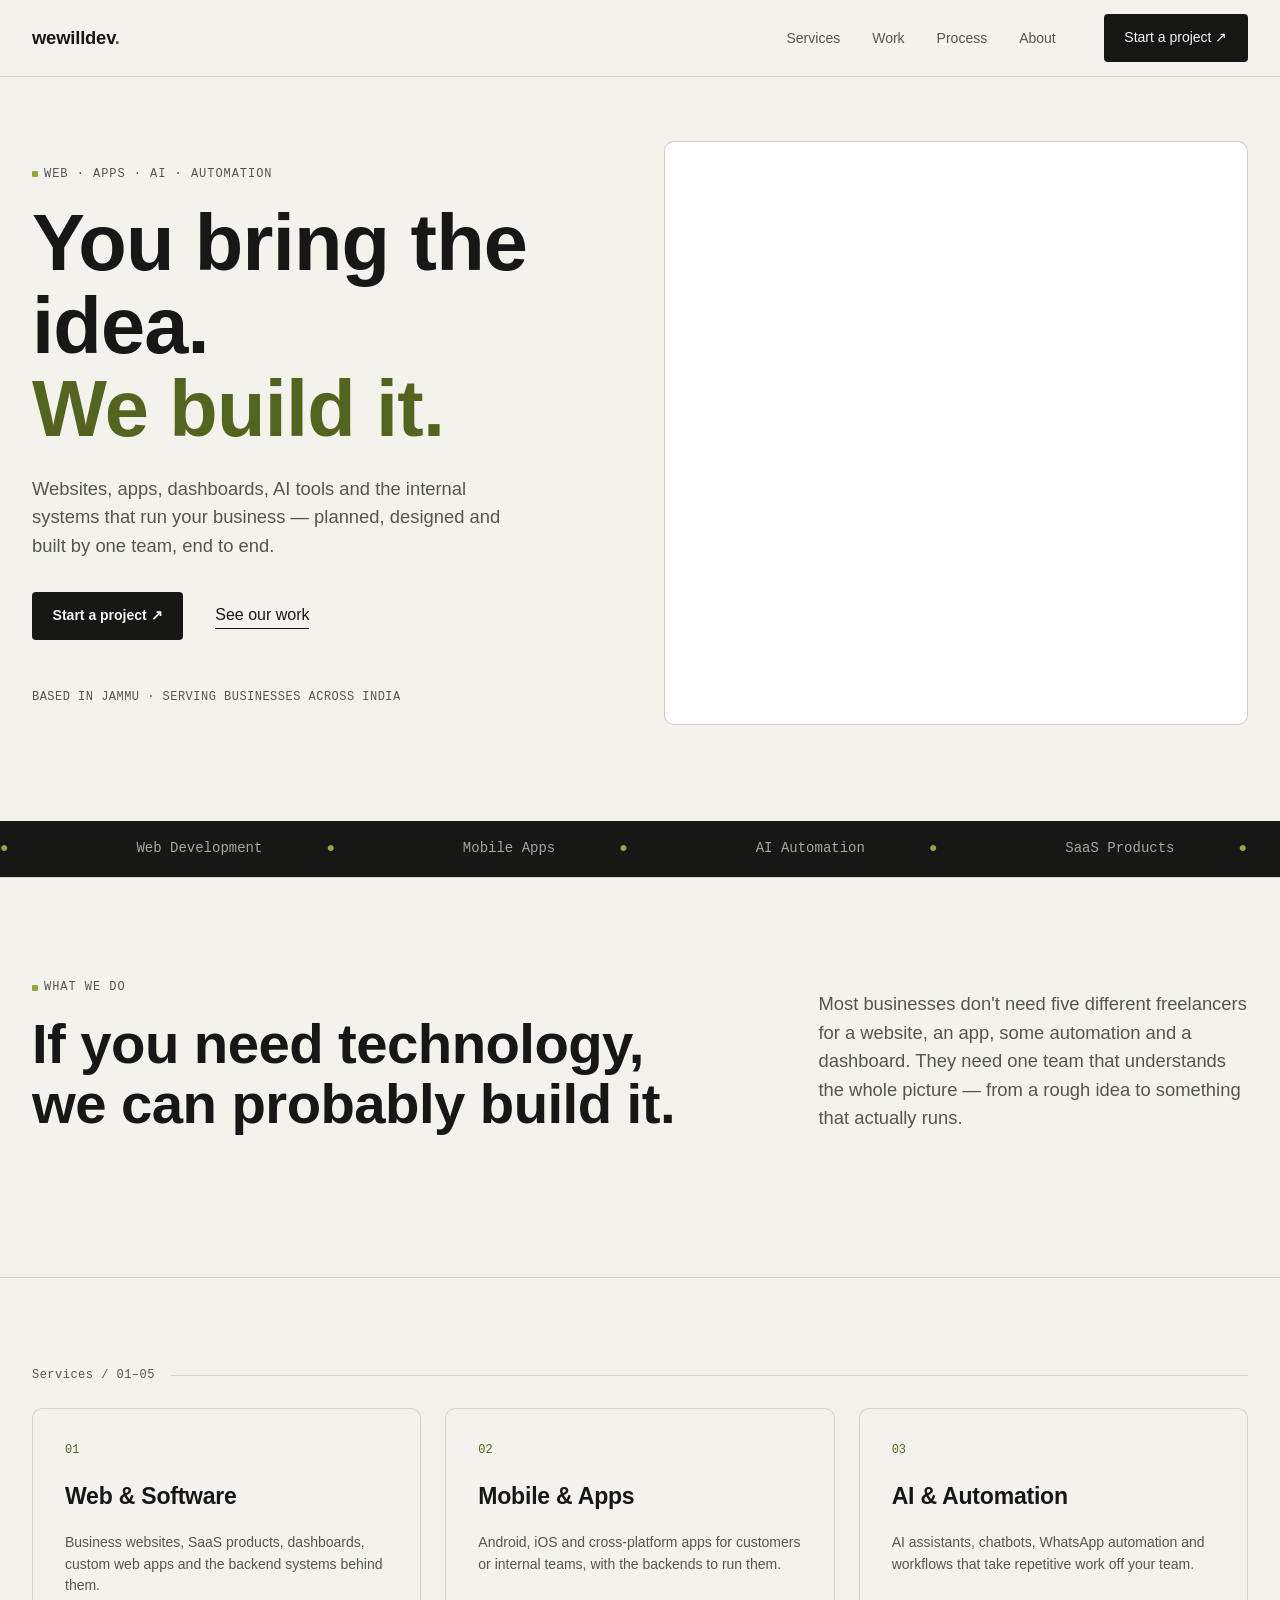
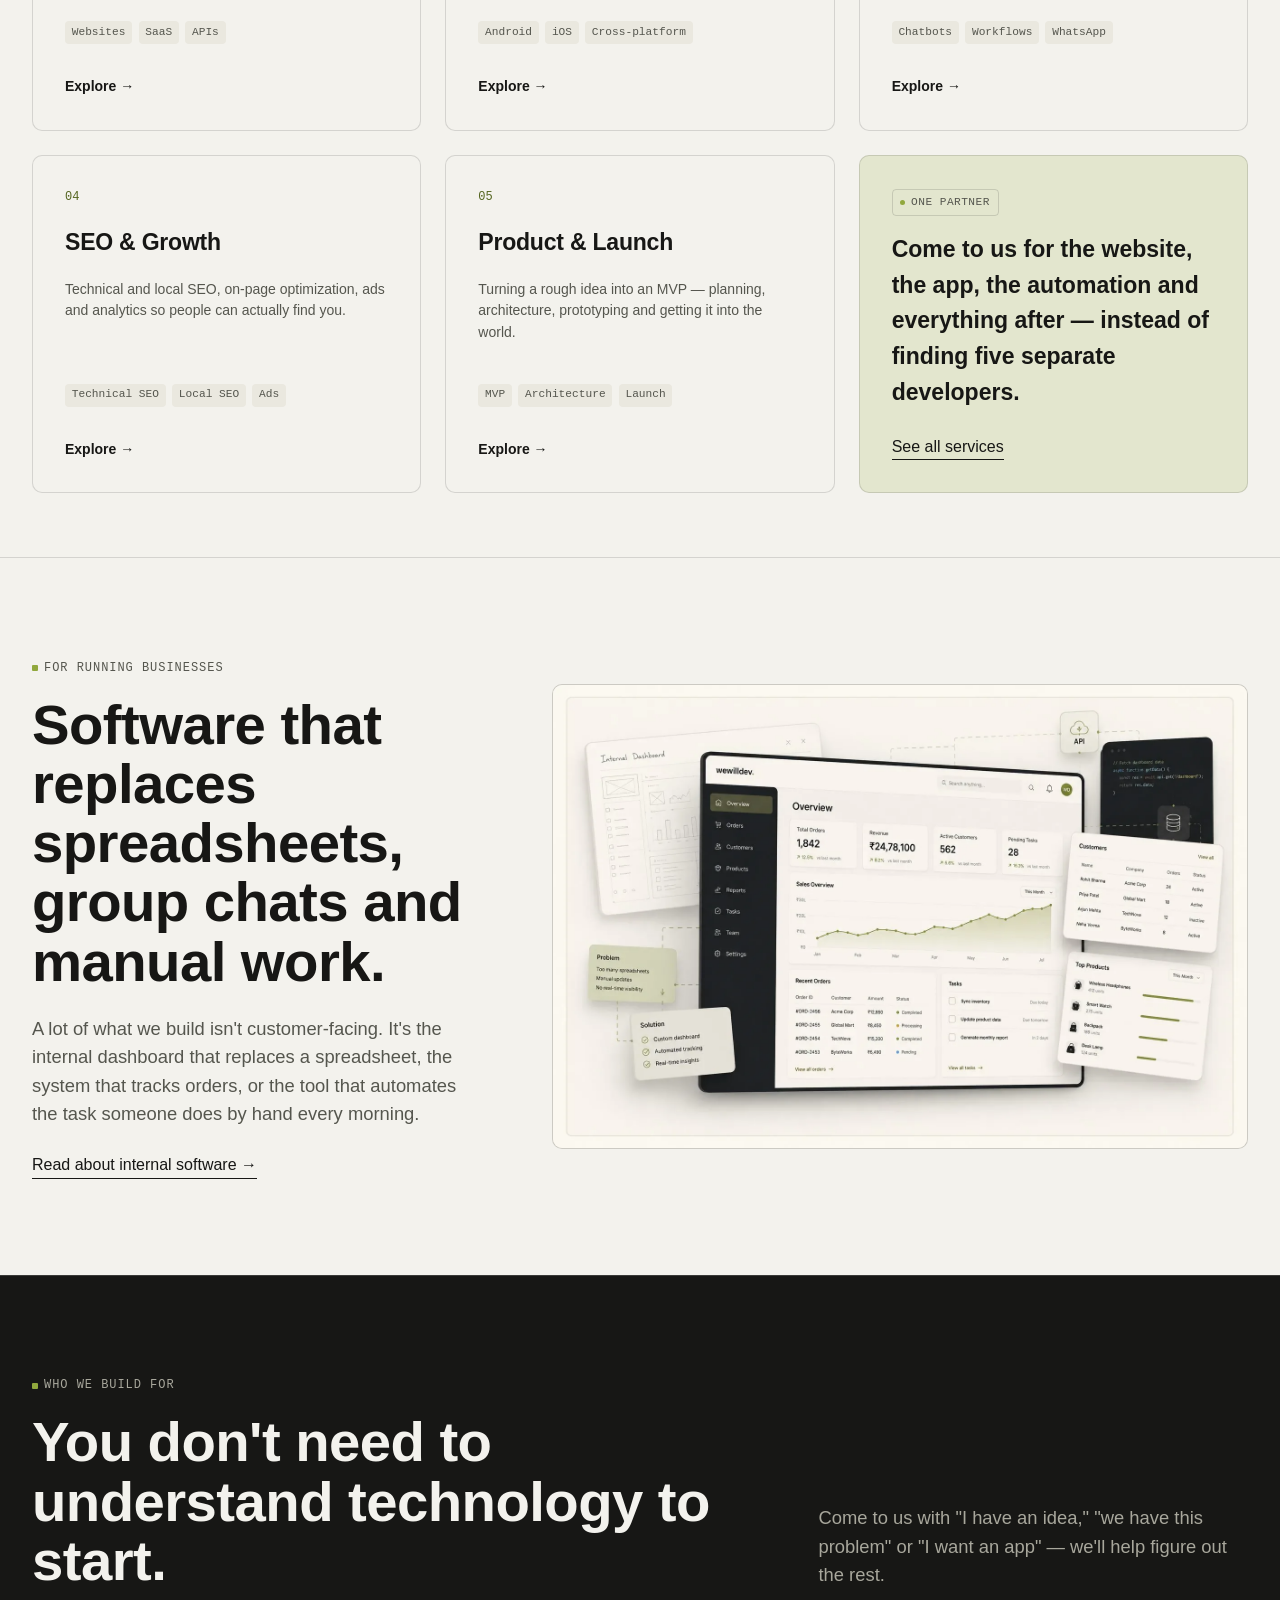
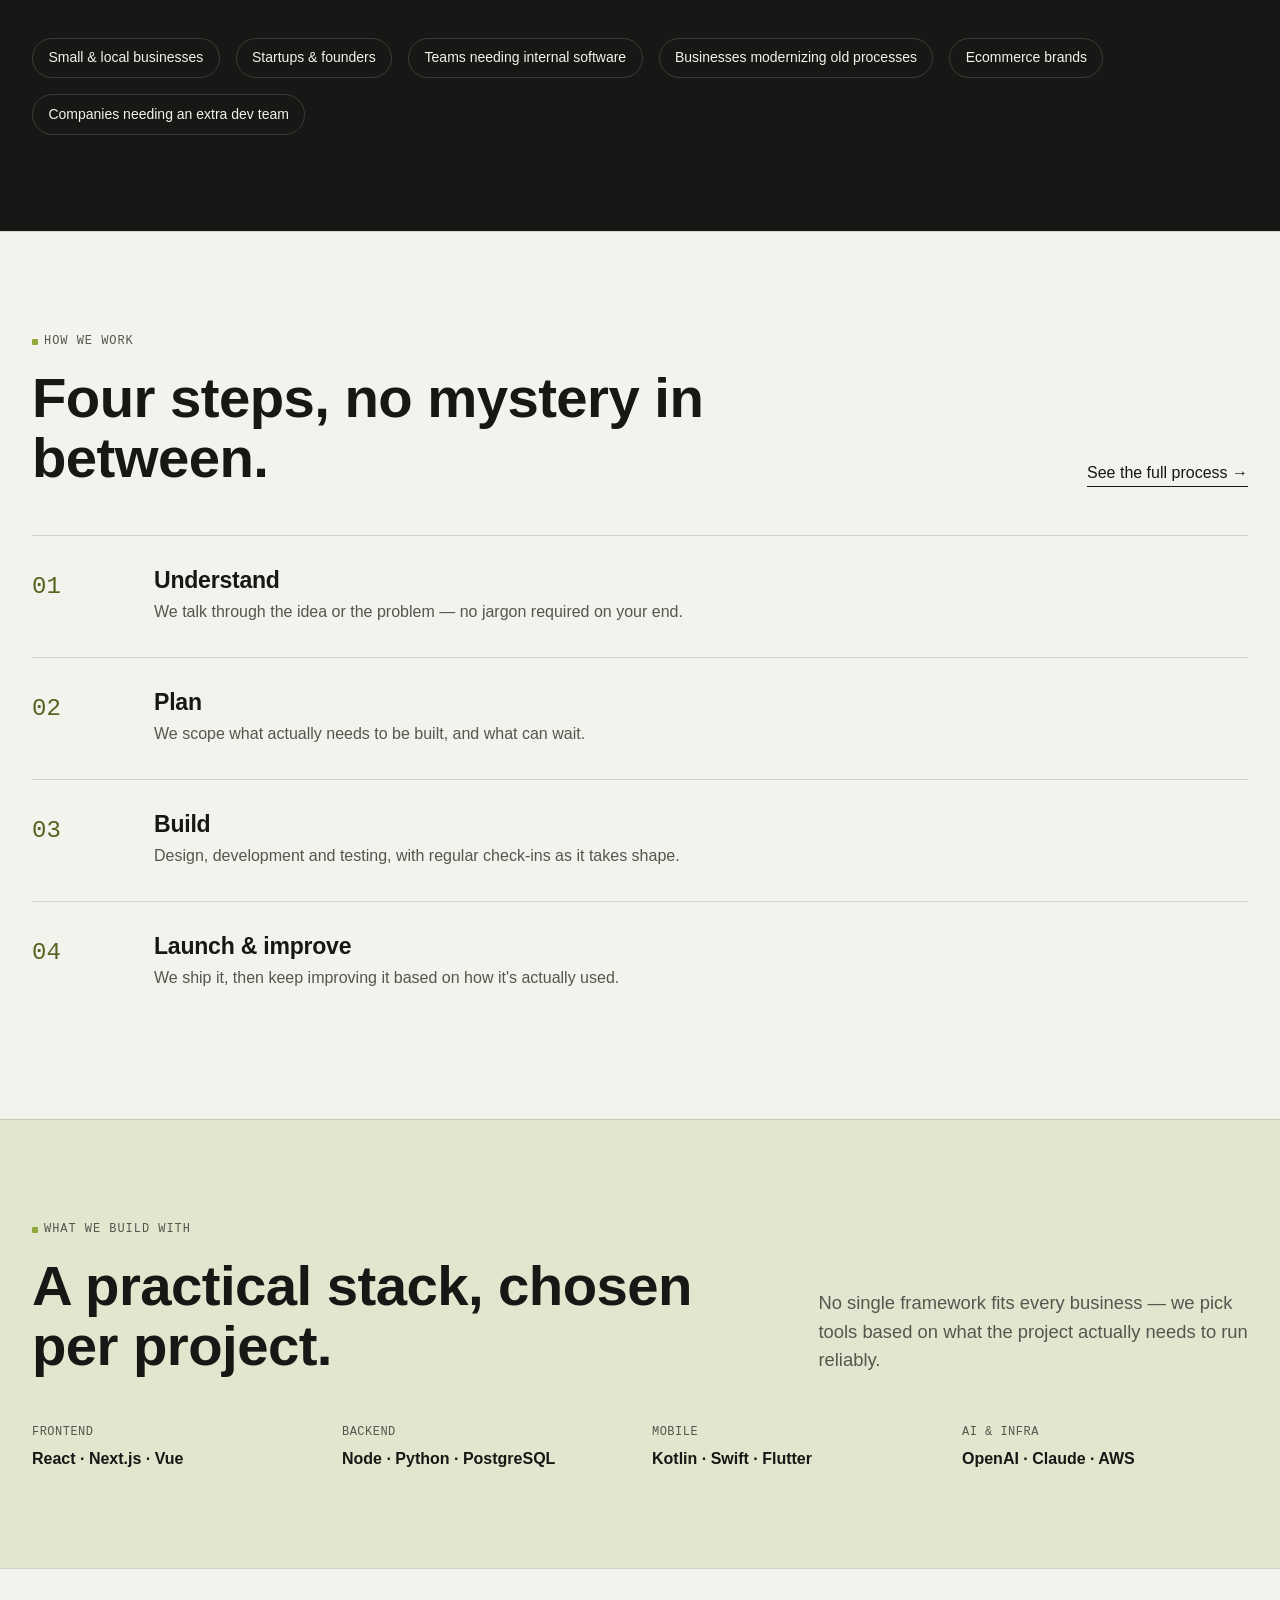
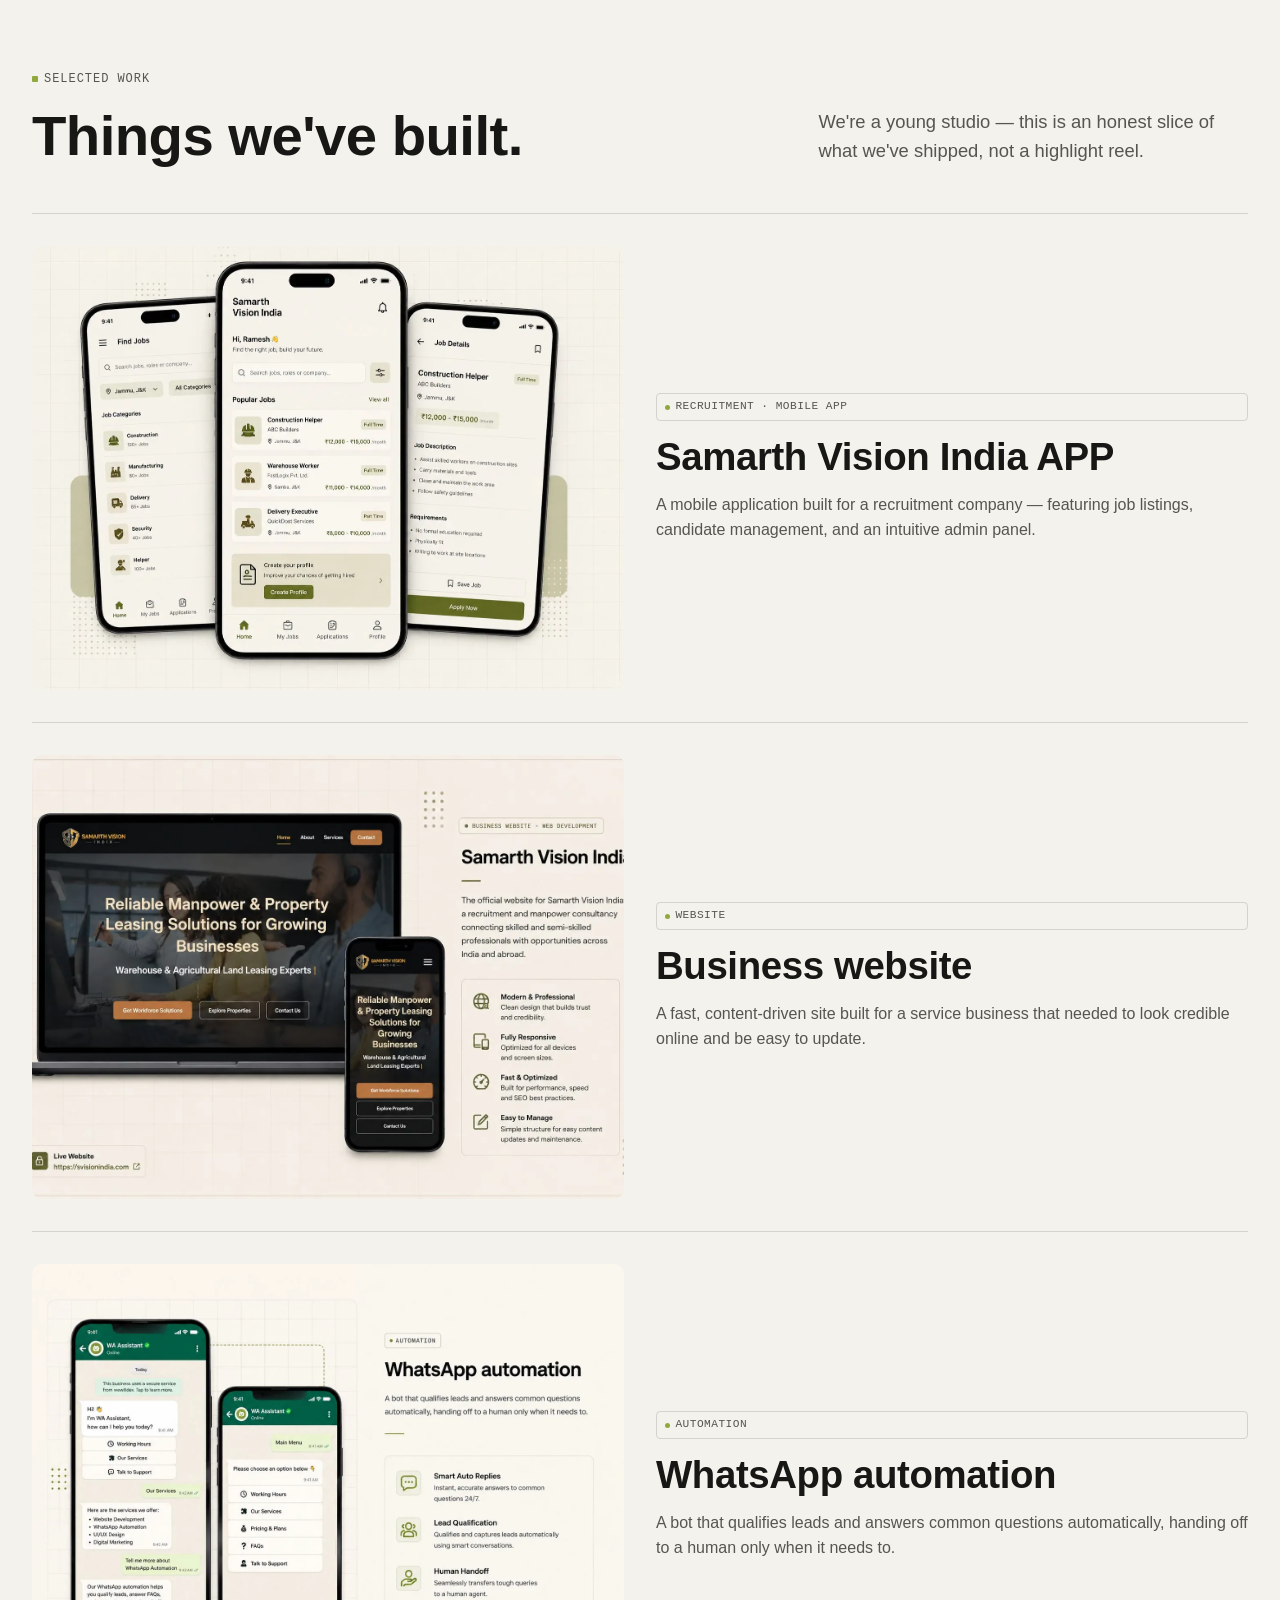
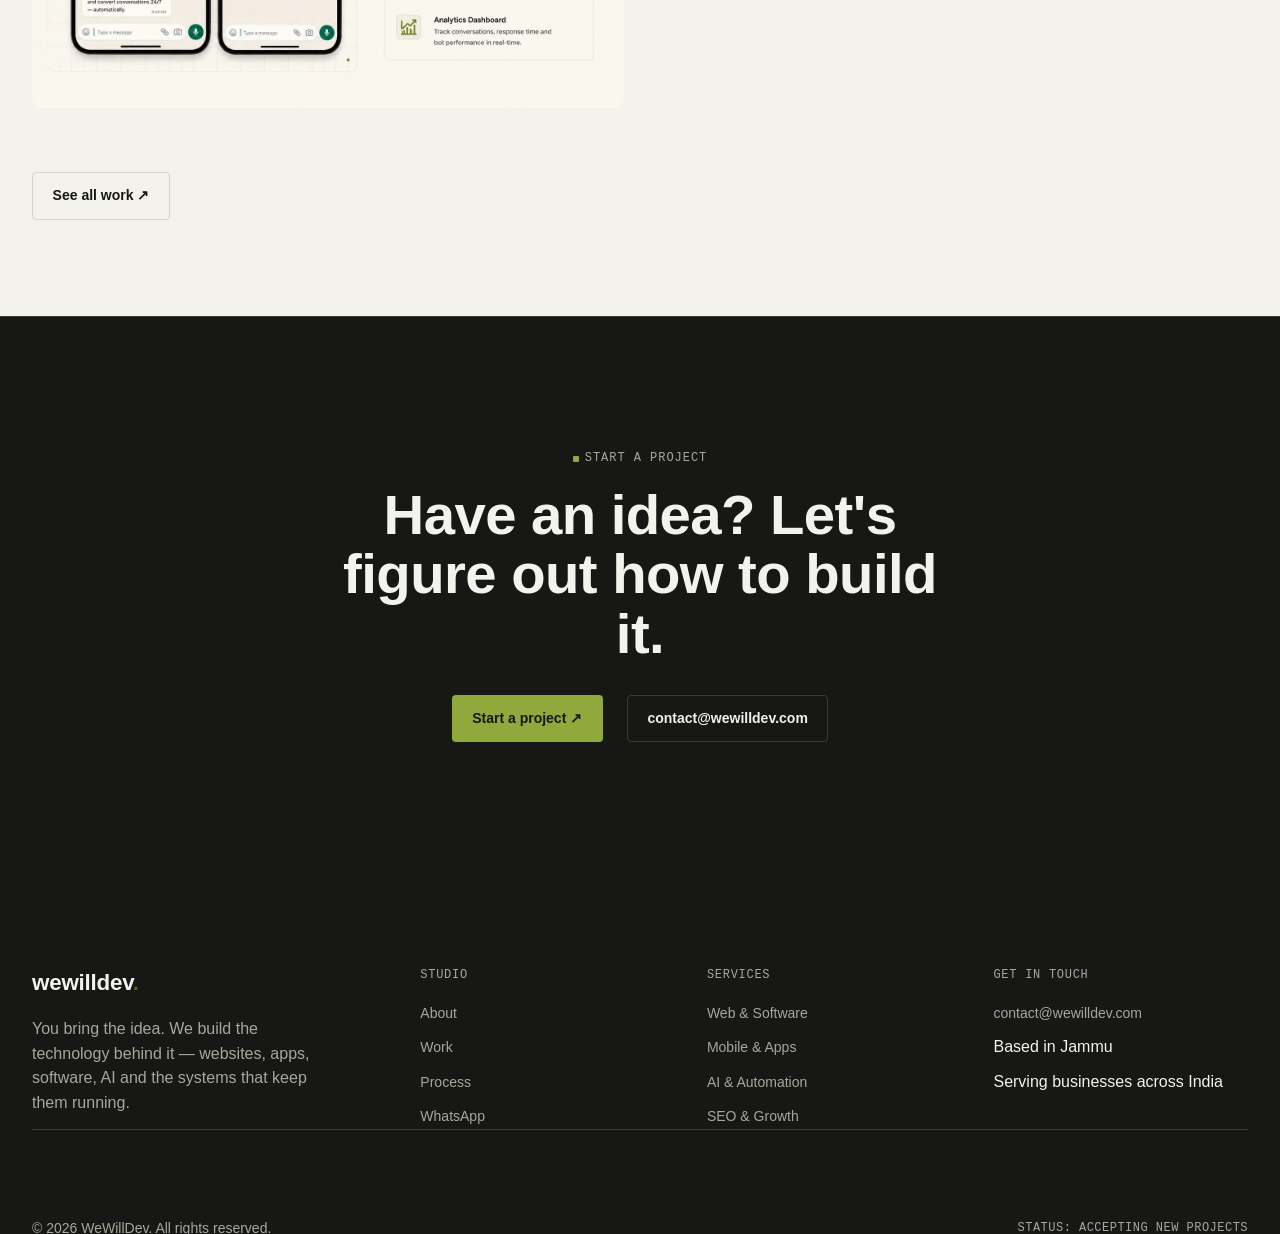
<file: index.html>
<!doctype html>
<html lang="en">

<head>
  <meta charset="UTF-8">
  <meta name="viewport" content="width=device-width, initial-scale=1.0">
  <title>WeWillDev — Web, App &amp; AI Development Studio | Based in Jammu, India</title>
  <meta name="description"
    content="WeWillDev is a technology development studio building websites, mobile apps, SaaS products, AI automation and custom software for startups and small businesses across India.">
  <link rel="canonical" href="https://wewilldev.com/">
  <meta property="og:title" content="WeWillDev — You bring the idea. We build it.">
  <meta property="og:description"
    content="A technology studio for websites, apps, AI automation and custom software. Based in Jammu, serving businesses across India.">
  <meta property="og:type" content="website">
  <meta property="og:url" content="https://wewilldev.com/">
  <link rel="stylesheet" href="/assets/css/site.css">
  <link rel="icon" href="/assets/images/favicon-64.png" type="image/png">
</head>

<body data-nav="home">
  <header id="site-header" class="site-header" data-static-header>
    <div class="container">
      <a href="/" class="logo">wewilldev<span>.</span></a>
      <nav class="main-nav" aria-label="Primary">
        <ul>
          <li><a href="/services/">Services</a></li>
          <li><a href="/work/">Work</a></li>
          <li><a href="/process/">Process</a></li>
          <li><a href="/about/">About</a></li>
        </ul>
        <a href="https://wa.me/919149501021?text=Hi%20WeWillDev%2C%20I%27d%20like%20to%20discuss%20a%20project."
          class="btn btn-primary" target="_blank" rel="noopener">Start a project ↗</a>
      </nav>
      <button class="nav-toggle" id="navToggle" aria-label="Open menu" aria-expanded="false">
        <span></span><span></span><span></span>
      </button>
    </div>
    <div class="mobile-nav" id="mobileNav">
      <ul>
        <li><a href="/services/">Services</a></li>
        <li><a href="/work/">Work</a></li>
        <li><a href="/process/">Process</a></li>
        <li><a href="/about/">About</a></li>
      </ul>
      <a href="https://wa.me/919149501021?text=Hi%20WeWillDev%2C%20I%27d%20like%20to%20discuss%20a%20project."
        class="btn btn-primary" target="_blank" rel="noopener">Start a project ↗</a>
    </div>
  </header>

  <main>

    <!-- HERO -->
    <section class="section section--first" style="padding-top: var(--sp-6);">
      <div class="container">
        <div class="grid-12" style="align-items:center; gap: var(--sp-5);">
          <div style="grid-column: 1 / 7;">
            <p class="eyebrow">Web · Apps · AI · Automation</p>
            <h1 class="fs-hero" style="font-size: var(--fs-hero); margin-top: var(--sp-2);">
              You bring the idea.<br>
              <span style="color: var(--accent-dark);">We build it.</span>
            </h1>
            <p class="lede" style="margin-top: var(--sp-3); max-width: 46ch;">
              Websites, apps, dashboards, AI tools and the internal systems that run your business — planned, designed
              and built by one team, end to end.
            </p>
            <div style="display:flex; align-items:center; gap: var(--sp-4); margin-top: var(--sp-4); flex-wrap: wrap;">
              <a href="https://wa.me/919149501021?text=Hi%20WeWillDev%2C%20I%27d%20like%20to%20discuss%20a%20project."
                class="btn btn-primary" target="_blank" rel="noopener">
                Start a project ↗
              </a>
              <a href="/work/" class="btn-text">See our work</a>
            </div>
            <p class="mono-tag" style="color: var(--ink-soft); margin-top: var(--sp-5);">Based in Jammu · Serving
              businesses across India</p>
          </div>
          <div style="grid-column: 7 / 13;">
            <div class="image-frame hero-media">
              <picture>
                <source media="(max-width: 768px)" srcset="[data-uri]">
                <img src="/assets/images/firstimage-960.webp"
                  srcset="/assets/images/firstimage-640.webp 640w, /assets/images/firstimage-960.webp 960w, /assets/images/firstimage.webp 1349w"
                  sizes="50vw"
                  alt="Abstract composition of a dashboard and mobile app interface representing a web and app build"
                  width="1349" height="1166" loading="eager" fetchpriority="high" decoding="async">
              </picture>
            </div>
          </div>
        </div>
      </div>
    </section>

    <!-- CAPABILITY STRIP -->
    <div class="capability-strip" aria-hidden="true">
      <div class="track">
        <span>●</span>Web Development<span>●</span>Mobile Apps<span>●</span>AI Automation<span>●</span>SaaS
        Products<span>●</span>Ecommerce<span>●</span>SEO &amp; Growth<span>●</span>Backend Systems<span>●</span>WhatsApp
        Automation<span>●</span>MVP Development
        <span>●</span>Web Development<span>●</span>Mobile Apps<span>●</span>AI Automation<span>●</span>SaaS
        Products<span>●</span>Ecommerce<span>●</span>SEO &amp; Growth<span>●</span>Backend Systems<span>●</span>WhatsApp
        Automation<span>●</span>MVP Development
      </div>
    </div>

    <!-- WHAT WE DO -->
    <section class="section">
      <div class="container">
        <div class="section-head">
          <div>
            <p class="eyebrow">What we do</p>
            <h2 class="reveal" style="font-size: var(--fs-h1); margin-top: var(--sp-2);">If you need technology, we can
              probably build it.</h2>
          </div>
          <p class="lede">Most businesses don't need five different freelancers for a website, an app, some automation
            and a dashboard. They need one team that understands the whole picture — from a rough idea to something that
            actually runs.</p>
        </div>
      </div>
    </section>

    <!-- SERVICES OVERVIEW -->
    <section class="section section--tight">
      <div class="container">
        <div class="index-line">Services / 01–05</div>
        <div class="grid-12" style="gap: var(--sp-3);">

          <a href="/services/web-development/" class="service-card reveal" style="grid-column: span 4;">
            <span class="index">01</span>
            <h3>Web &amp; Software</h3>
            <p>Business websites, SaaS products, dashboards, custom web apps and the backend systems behind them.</p>
            <div class="tags"><span class="tag">Websites</span><span class="tag">SaaS</span><span
                class="tag">APIs</span></div>
            <span class="go">Explore →</span>
          </a>

          <a href="/services/mobile-app-development/" class="service-card reveal" style="grid-column: span 4;">
            <span class="index">02</span>
            <h3>Mobile &amp; Apps</h3>
            <p>Android, iOS and cross-platform apps for customers or internal teams, with the backends to run them.</p>
            <div class="tags"><span class="tag">Android</span><span class="tag">iOS</span><span
                class="tag">Cross-platform</span></div>
            <span class="go">Explore →</span>
          </a>

          <a href="/services/ai-automation/" class="service-card reveal" style="grid-column: span 4;">
            <span class="index">03</span>
            <h3>AI &amp; Automation</h3>
            <p>AI assistants, chatbots, WhatsApp automation and workflows that take repetitive work off your team.</p>
            <div class="tags"><span class="tag">Chatbots</span><span class="tag">Workflows</span><span
                class="tag">WhatsApp</span></div>
            <span class="go">Explore →</span>
          </a>

          <a href="/services/seo/" class="service-card reveal" style="grid-column: span 4;">
            <span class="index">04</span>
            <h3>SEO &amp; Growth</h3>
            <p>Technical and local SEO, on-page optimization, ads and analytics so people can actually find you.</p>
            <div class="tags"><span class="tag">Technical SEO</span><span class="tag">Local SEO</span><span
                class="tag">Ads</span></div>
            <span class="go">Explore →</span>
          </a>

          <a href="/services/" class="service-card reveal" style="grid-column: span 4;">
            <span class="index">05</span>
            <h3>Product &amp; Launch</h3>
            <p>Turning a rough idea into an MVP — planning, architecture, prototyping and getting it into the world.</p>
            <div class="tags"><span class="tag">MVP</span><span class="tag">Architecture</span><span
                class="tag">Launch</span></div>
            <span class="go">Explore →</span>
          </a>

          <div class="reveal"
            style="grid-column: span 4; border: 1px solid var(--line); border-radius: var(--radius-md); padding: var(--sp-4); display:flex; flex-direction:column; justify-content:space-between; background: var(--accent-tint);">
            <div>
              <p class="build-tag"><span class="dot"></span>One partner</p>
              <p
                style="margin-top: var(--sp-2); font-family: var(--font-display); font-size: var(--fs-h3); font-weight: 600;">
                Come to us for the website, the app, the automation and everything after — instead of finding five
                separate developers.</p>
            </div>
            <a href="/services/" class="btn-text" style="margin-top: var(--sp-3); align-self: flex-start;">See all
              services</a>
          </div>

        </div>
      </div>
    </section>

    <!-- VISUAL PRODUCT / BUSINESS SECTION -->
    <section class="section">
      <div class="container">
        <div class="grid-12" style="gap: var(--sp-4); align-items: center;">
          <div style="grid-column: 1 / 6;">
            <p class="eyebrow">For running businesses</p>
            <h2 class="reveal" style="font-size: var(--fs-h1); margin-top: var(--sp-2);">Software that replaces
              spreadsheets, group chats and manual work.</h2>
            <p class="lede" style="margin-top: var(--sp-3);">A lot of what we build isn't customer-facing. It's the
              internal dashboard that replaces a spreadsheet, the system that tracks orders, or the tool that automates
              the task someone does by hand every morning.</p>
            <a href="/services/web-development/" class="btn-text"
              style="margin-top: var(--sp-3); display:inline-block;">Read about internal software →</a>
          </div>
          <div style="grid-column: 6 / 13;">
            <div class="image-frame reveal">
              <img src="/assets/images/second.webp" alt="Abstract internal dashboard interface with data panels"
                width="1536" height="1024" loading="lazy" decoding="async">
            </div>
          </div>
        </div>
      </div>
    </section>

    <!-- WHO WE BUILD FOR -->
    <section class="section section--dark">
      <div class="container">
        <div class="section-head">
          <div>
            <p class="eyebrow on-dark">Who we build for</p>
            <h2 style="font-size: var(--fs-h1); margin-top: var(--sp-2);">You don't need to understand technology to
              start.</h2>
          </div>
          <p class="lede" style="color: var(--ink-on-dark-soft);">Come to us with "I have an idea," "we have this
            problem" or "I want an app" — we'll help figure out the rest.</p>
        </div>
        <ul class="audience-list reveal">
          <li class="audience-chip">Small &amp; local businesses</li>
          <li class="audience-chip">Startups &amp; founders</li>
          <li class="audience-chip">Teams needing internal software</li>
          <li class="audience-chip">Businesses modernizing old processes</li>
          <li class="audience-chip">Ecommerce brands</li>
          <li class="audience-chip">Companies needing an extra dev team</li>
        </ul>
      </div>
    </section>

    <!-- HOW WE WORK -->
    <section class="section">
      <div class="container">
        <div class="section-head">
          <div>
            <p class="eyebrow">How we work</p>
            <h2 style="font-size: var(--fs-h1); margin-top: var(--sp-2);">Four steps, no mystery in between.</h2>
          </div>
          <a href="/process/" class="btn-text" style="justify-self: end;">See the full process →</a>
        </div>
        <div>
          <div class="process-step reveal">
            <span class="num">01</span>
            <div>
              <h3>Understand</h3>
              <p>We talk through the idea or the problem — no jargon required on your end.</p>
            </div>
          </div>
          <div class="process-step reveal">
            <span class="num">02</span>
            <div>
              <h3>Plan</h3>
              <p>We scope what actually needs to be built, and what can wait.</p>
            </div>
          </div>
          <div class="process-step reveal">
            <span class="num">03</span>
            <div>
              <h3>Build</h3>
              <p>Design, development and testing, with regular check-ins as it takes shape.</p>
            </div>
          </div>
          <div class="process-step reveal">
            <span class="num">04</span>
            <div>
              <h3>Launch &amp; improve</h3>
              <p>We ship it, then keep improving it based on how it's actually used.</p>
            </div>
          </div>
        </div>
      </div>
    </section>

    <!-- STACK / CAPABILITY -->
    <section class="section section--tint">
      <div class="container">
        <div class="section-head">
          <div>
            <p class="eyebrow">What we build with</p>
            <h2 style="font-size: var(--fs-h1); margin-top: var(--sp-2);">A practical stack, chosen per project.</h2>
          </div>
          <p class="lede">No single framework fits every business — we pick tools based on what the project actually
            needs to run reliably.</p>
        </div>
        <div class="grid-12 reveal" style="gap: var(--sp-3);">
          <div style="grid-column: span 3;">
            <p class="mono-tag" style="color:var(--ink-soft); margin-bottom:0.5em;">Frontend</p>
            <p style="font-family:var(--font-display); font-weight:600;">React · Next.js · Vue</p>
          </div>
          <div style="grid-column: span 3;">
            <p class="mono-tag" style="color:var(--ink-soft); margin-bottom:0.5em;">Backend</p>
            <p style="font-family:var(--font-display); font-weight:600;">Node · Python · PostgreSQL</p>
          </div>
          <div style="grid-column: span 3;">
            <p class="mono-tag" style="color:var(--ink-soft); margin-bottom:0.5em;">Mobile</p>
            <p style="font-family:var(--font-display); font-weight:600;">Kotlin · Swift · Flutter</p>
          </div>
          <div style="grid-column: span 3;">
            <p class="mono-tag" style="color:var(--ink-soft); margin-bottom:0.5em;">AI &amp; Infra</p>
            <p style="font-family:var(--font-display); font-weight:600;">OpenAI · Claude · AWS</p>
          </div>
        </div>
      </div>
    </section>

    <!-- SELECTED WORK -->
    <section class="section">
      <div class="container">
        <div class="section-head">
          <div>
            <p class="eyebrow">Selected work</p>
            <h2 style="font-size: var(--fs-h1); margin-top: var(--sp-2);">Things we've built.</h2>
          </div>
          <p class="lede">We're a young studio — this is an honest slice of what we've shipped, not a highlight reel.
          </p>
        </div>

        <div class="project-card reveal">
          <div class="media"><img src="/assets/images/svapp.webp" alt="Abstract preview of Recruitment APP interface"
              width="1443" height="1090" loading="lazy" decoding="async"></div>
          <div class="meta">
            <p class="build-tag"><span class="dot"></span>Recruitment · Mobile app</p>
            <h3>Samarth Vision India APP</h3>
            <p>A mobile application built for a recruitment company — featuring job listings, candidate management, and
              an intuitive admin panel.</p>
          </div>
        </div>

        <div class="project-card reveal">
          <div class="media"><img src="/assets/images/svsite.webp" alt="Abstract preview of a business website interface"
              width="1536" height="1024" loading="lazy" decoding="async"></div>
          <div class="meta">
            <p class="build-tag"><span class="dot"></span>Website</p>
            <h3>Business website</h3>
            <p>A fast, content-driven site built for a service business that needed to look credible online and be easy
              to update.</p>
          </div>
        </div>

        <div class="project-card reveal">
          <div class="media"><img src="/assets/images/whatsappbot.webp"
              alt="Abstract preview of a WhatsApp automation chat interface" width="1448" height="1086" loading="lazy" decoding="async"></div>
          <div class="meta">
            <p class="build-tag"><span class="dot"></span>Automation</p>
            <h3>WhatsApp automation</h3>
            <p>A bot that qualifies leads and answers common questions automatically, handing off to a human only when
              it needs to.</p>
          </div>
        </div>

        <div style="margin-top: var(--sp-4);">
          <a href="/work/" class="btn btn-outline">See all work ↗</a>
        </div>
      </div>
    </section>

    <!-- FINAL CTA -->
    <section class="section section--dark">
      <div class="container" style="text-align:center; padding-block: var(--sp-4);">
        <p class="eyebrow on-dark" style="justify-content:center;">Start a project</p>
        <h2 class="reveal"
          style="font-size: var(--fs-h1); margin-top: var(--sp-2); max-width: 20ch; margin-inline:auto;">Have an idea?
          Let's figure out how to build it.</h2>
        <div style="display:flex; justify-content:center; gap: var(--sp-3); margin-top: var(--sp-4); flex-wrap:wrap;">
          <a href="https://wa.me/919149501021?text=Hi%20WeWillDev%2C%20I%27d%20like%20to%20discuss%20a%20project."
            class="btn btn-primary" target="_blank" rel="noopener">
            Start a project ↗
          </a>
          <a href="mailto:contact@wewilldev.com" class="btn btn-outline">contact@wewilldev.com</a>
        </div>
      </div>
    </section>

  </main>

  <footer id="site-footer" class="site-footer"></footer>

  <script defer src="/assets/js/components.js"></script>
  <script defer src="/assets/js/main.js"></script>
</body>

</html>
</file>
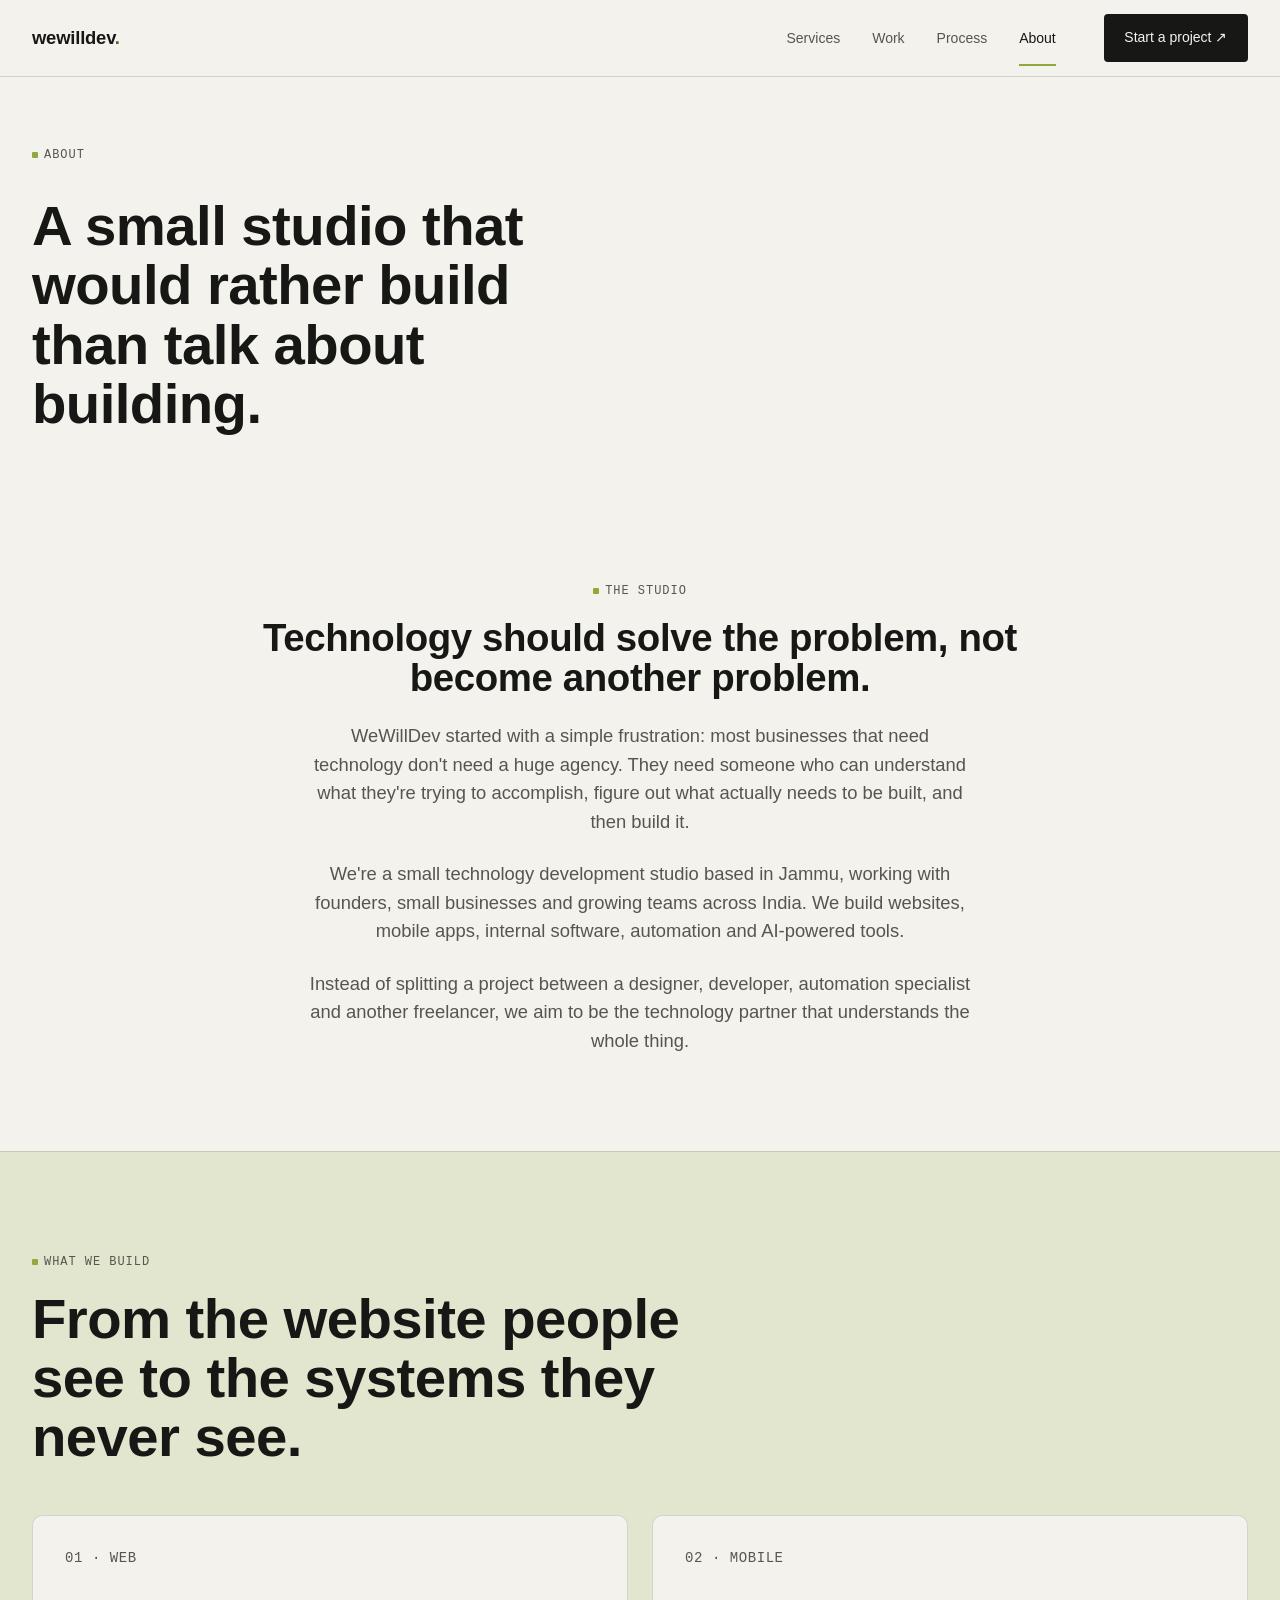
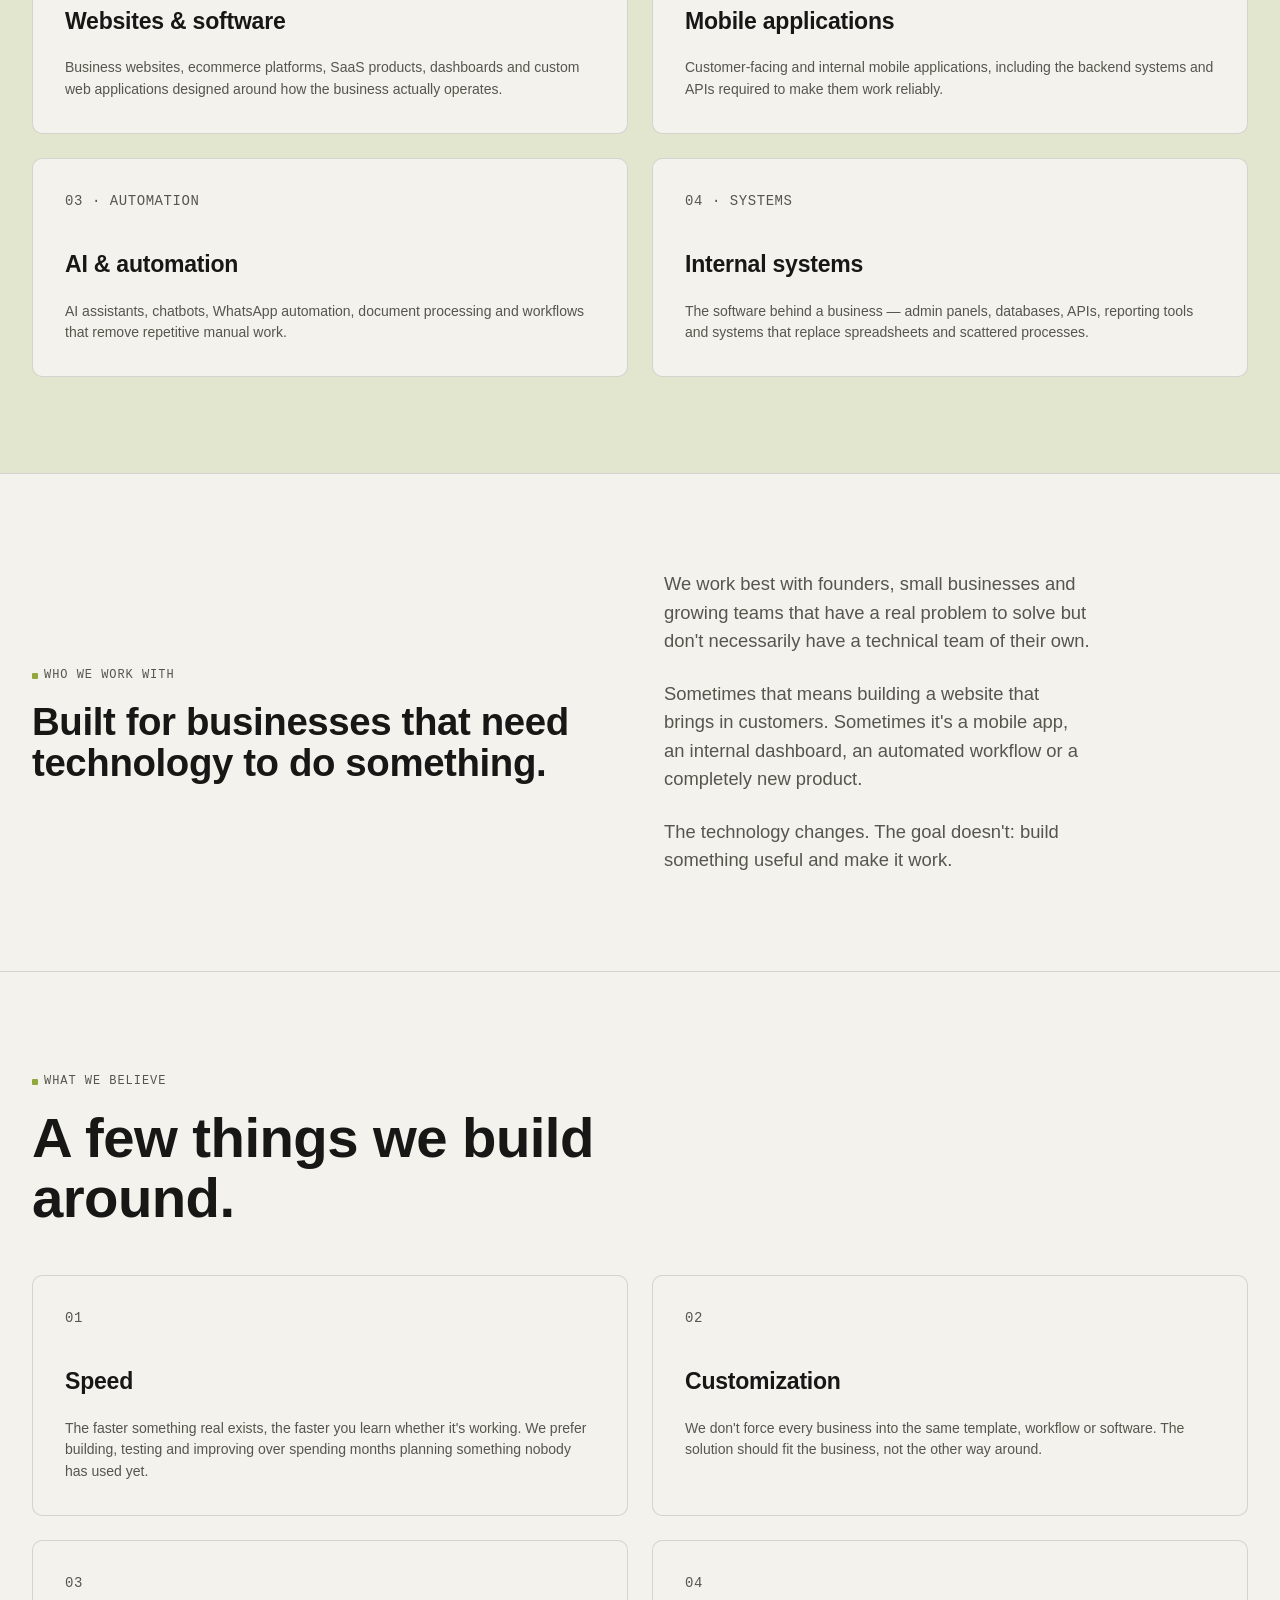
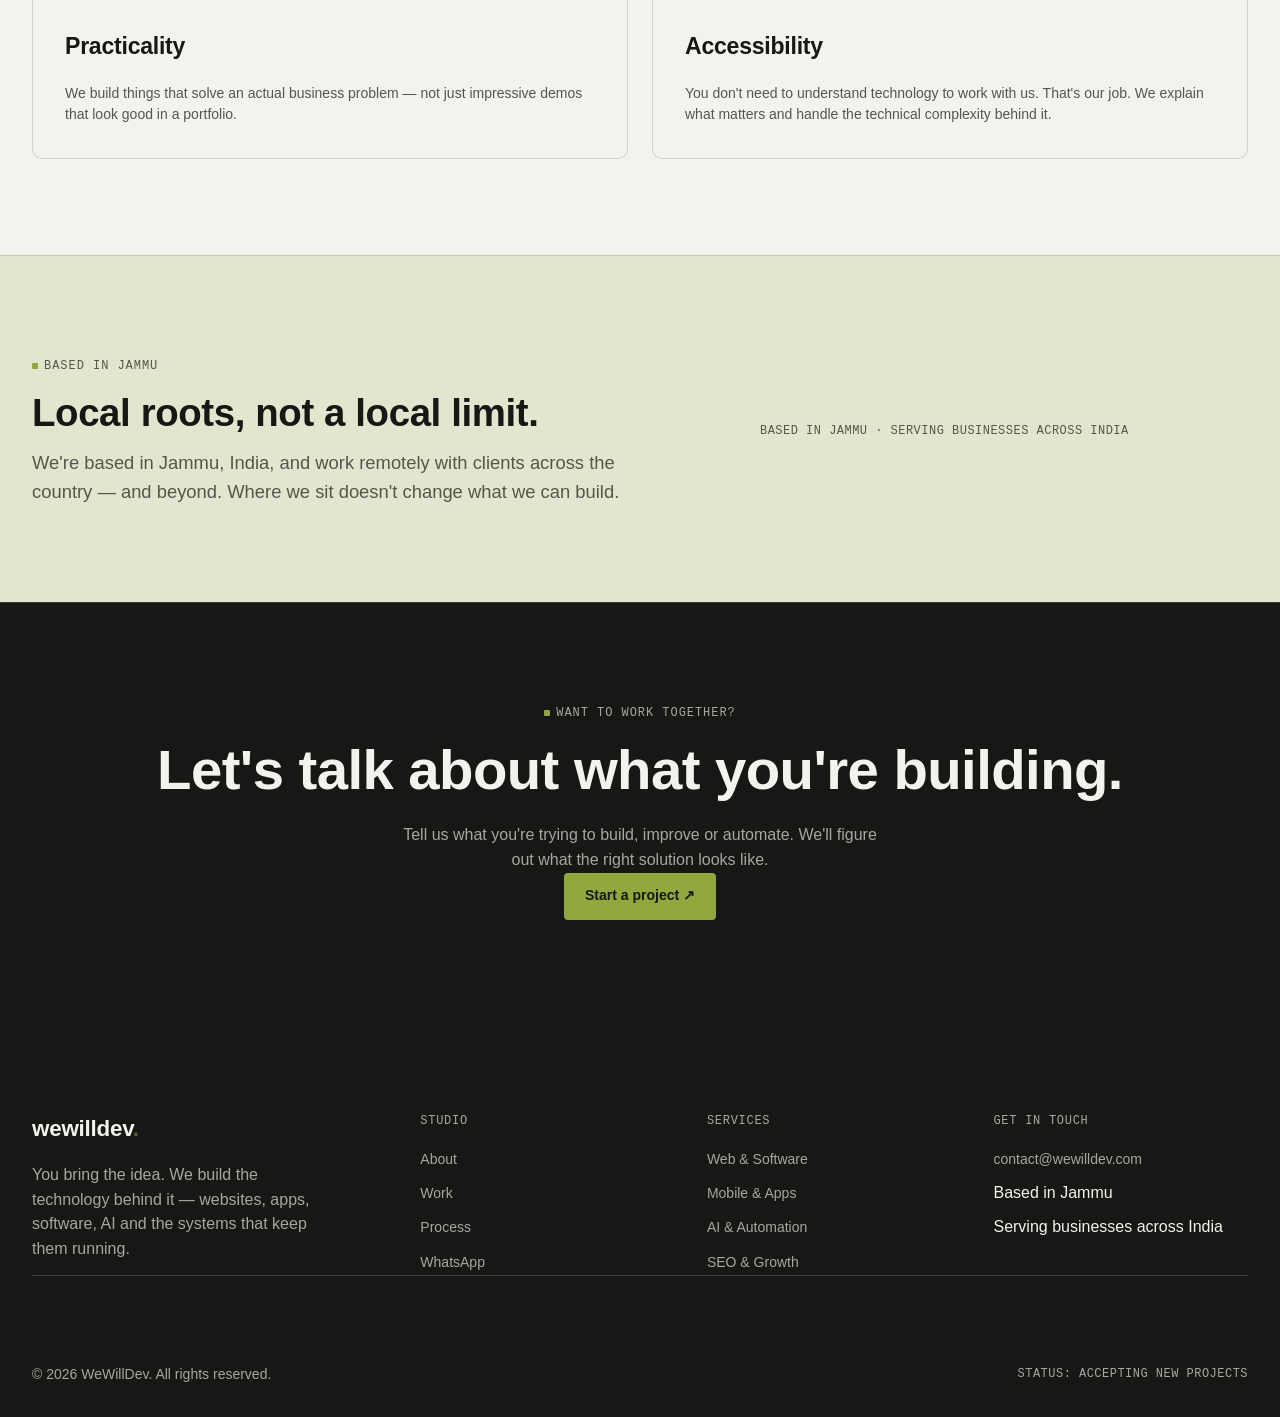
<file: about/index.html>
<!doctype html>
<html lang="en">

<head>
  <!-- Google Tag Manager -->
  <script>(function (w, d, s, l, i) {
      w[ l ] = w[ l ] || []; w[ l ].push({
        'gtm.start':
          new Date().getTime(), event: 'gtm.js'
      }); var f = d.getElementsByTagName(s)[ 0 ],
        j = d.createElement(s), dl = l != 'dataLayer' ? '&l=' + l : ''; j.async = true; j.src =
          'https://www.googletagmanager.com/gtm.js?id=' + i + dl; f.parentNode.insertBefore(j, f);
    })(window, document, 'script', 'dataLayer', 'GTM-MFSFBFQB');</script>
  <!-- End Google Tag Manager -->
  <meta charset="UTF-8">
  <meta name="viewport" content="width=device-width, initial-scale=1.0">

  <title>About WeWillDev — A Technology Development Studio</title>

  <meta name="description"
    content="WeWillDev is a technology development studio based in Jammu, serving businesses across India — building websites, mobile apps, software, AI tools and internal systems.">

  <link rel="canonical" href="https://wewilldev.com/about/">

  <link rel="stylesheet" href="/assets/css/site.css">
  <link rel="icon" href="/assets/images/favicon-64.png" type="image/png">

</head>

<body data-nav="about">
  <!-- Google Tag Manager (noscript) -->
  <noscript><iframe src="https://www.googletagmanager.com/ns.html?id=GTM-MFSFBFQB" height="0" width="0"
      style="display:none;visibility:hidden"></iframe></noscript>
  <!-- End Google Tag Manager (noscript) -->

  <header id="site-header" class="site-header"></header>

  <main>

    <!-- INTRO -->
    <section class="page-intro">
      <div class="container">

        <p class="eyebrow">About</p>

        <h1 style="
          font-size: var(--fs-h1);
          margin-top: var(--sp-2);
          max-width: 18ch;
        ">
          A small studio that would rather build than talk about building.
        </h1>

      </div>
    </section>


    <!-- STUDIO STORY -->
    <section class="section section--first">
      <div class="container">

        <div style="
          max-width: 850px;
          margin: 0 auto;
          text-align: center;
        ">

          <p class="eyebrow" style="justify-content:center;">
            The studio
          </p>

          <h2 style="
            font-size: var(--fs-h2);
            margin-top: var(--sp-2);
          ">
            Technology should solve the problem,
            not become another problem.
          </h2>

          <p class="lede" style="
            margin: var(--sp-3) auto 0;
            max-width: 65ch;
          ">
            WeWillDev started with a simple frustration: most businesses
            that need technology don't need a huge agency. They need
            someone who can understand what they're trying to accomplish,
            figure out what actually needs to be built, and then build it.
          </p>

          <p class="lede" style="
            margin: var(--sp-3) auto 0;
            max-width: 65ch;
          ">
            We're a small technology development studio based in Jammu,
            working with founders, small businesses and growing teams
            across India. We build websites, mobile apps, internal
            software, automation and AI-powered tools.
          </p>

          <p class="lede" style="
            margin: var(--sp-3) auto 0;
            max-width: 65ch;
          ">
            Instead of splitting a project between a designer, developer,
            automation specialist and another freelancer, we aim to be
            the technology partner that understands the whole thing.
          </p>

        </div>

      </div>
    </section>


    <!-- WHAT WE BUILD -->
    <section class="section section--tint">
      <div class="container">

        <div style="
          max-width: 700px;
          margin-bottom: var(--sp-5);
        ">

          <p class="eyebrow">What we build</p>

          <h2 style="
            font-size: var(--fs-h1);
            margin-top: var(--sp-2);
          ">
            From the website people see
            to the systems they never see.
          </h2>

        </div>


        <div class="grid-12" style="gap: var(--sp-3);">

          <div class="service-card reveal" style="grid-column: span 6;">
            <p class="mono-tag">01 · WEB</p>

            <h3 style="margin-top: var(--sp-2);">
              Websites & software
            </h3>

            <p>
              Business websites, ecommerce platforms, SaaS products,
              dashboards and custom web applications designed around
              how the business actually operates.
            </p>
          </div>


          <div class="service-card reveal" style="grid-column: span 6;">
            <p class="mono-tag">02 · MOBILE</p>

            <h3 style="margin-top: var(--sp-2);">
              Mobile applications
            </h3>

            <p>
              Customer-facing and internal mobile applications,
              including the backend systems and APIs required to
              make them work reliably.
            </p>
          </div>


          <div class="service-card reveal" style="grid-column: span 6;">
            <p class="mono-tag">03 · AUTOMATION</p>

            <h3 style="margin-top: var(--sp-2);">
              AI & automation
            </h3>

            <p>
              AI assistants, chatbots, WhatsApp automation,
              document processing and workflows that remove
              repetitive manual work.
            </p>
          </div>


          <div class="service-card reveal" style="grid-column: span 6;">
            <p class="mono-tag">04 · SYSTEMS</p>

            <h3 style="margin-top: var(--sp-2);">
              Internal systems
            </h3>

            <p>
              The software behind a business — admin panels,
              databases, APIs, reporting tools and systems that
              replace spreadsheets and scattered processes.
            </p>
          </div>

        </div>

      </div>
    </section>


    <!-- WHO WE WORK WITH -->
    <section class="section">
      <div class="container">

        <div class="grid-12" style="
          gap: var(--sp-5);
          align-items: center;
        ">

          <div style="grid-column: 1/7;">

            <p class="eyebrow">Who we work with</p>

            <h2 style="
              font-size: var(--fs-h2);
              margin-top: var(--sp-2);
            ">
              Built for businesses that
              need technology to do something.
            </h2>

          </div>


          <div style="grid-column: 7/13;">

            <p class="lede">
              We work best with founders, small businesses and growing
              teams that have a real problem to solve but don't necessarily
              have a technical team of their own.
            </p>

            <p class="lede" style="margin-top: var(--sp-3);">
              Sometimes that means building a website that brings in
              customers. Sometimes it's a mobile app, an internal
              dashboard, an automated workflow or a completely new
              product.
            </p>

            <p class="lede" style="margin-top: var(--sp-3);">
              The technology changes. The goal doesn't:
              build something useful and make it work.
            </p>

          </div>

        </div>

      </div>
    </section>


    <!-- WHAT WE BELIEVE -->
    <section class="section">
      <div class="container">

        <div class="section-head">

          <div>

            <p class="eyebrow">
              What we believe
            </p>

            <h2 style="
              font-size: var(--fs-h1);
              margin-top: var(--sp-2);
            ">
              A few things we build around.
            </h2>

          </div>

        </div>


        <div class="grid-12" style="gap: var(--sp-3);">

          <div class="service-card reveal" style="grid-column: span 6;">

            <p class="mono-tag">01</p>

            <h3 style="margin-top: var(--sp-2);">
              Speed
            </h3>

            <p>
              The faster something real exists, the faster you learn
              whether it's working. We prefer building, testing and
              improving over spending months planning something nobody
              has used yet.
            </p>

          </div>


          <div class="service-card reveal" style="grid-column: span 6;">

            <p class="mono-tag">02</p>

            <h3 style="margin-top: var(--sp-2);">
              Customization
            </h3>

            <p>
              We don't force every business into the same template,
              workflow or software. The solution should fit the business,
              not the other way around.
            </p>

          </div>


          <div class="service-card reveal" style="grid-column: span 6;">

            <p class="mono-tag">03</p>

            <h3 style="margin-top: var(--sp-2);">
              Practicality
            </h3>

            <p>
              We build things that solve an actual business problem —
              not just impressive demos that look good in a portfolio.
            </p>

          </div>


          <div class="service-card reveal" style="grid-column: span 6;">

            <p class="mono-tag">04</p>

            <h3 style="margin-top: var(--sp-2);">
              Accessibility
            </h3>

            <p>
              You don't need to understand technology to work with us.
              That's our job. We explain what matters and handle the
              technical complexity behind it.
            </p>

          </div>

        </div>

      </div>
    </section>


    <!-- LOCATION -->
    <section class="section section--tint">
      <div class="container">

        <div class="grid-12" style="
          gap: var(--sp-4);
          align-items: center;
        ">

          <div style="grid-column: 1/8;">

            <p class="eyebrow">
              Based in Jammu
            </p>

            <h2 style="
              font-size: var(--fs-h2);
              margin-top: var(--sp-2);
            ">
              Local roots, not a local limit.
            </h2>

            <p class="lede" style="
              margin-top: var(--sp-2);
              max-width: 60ch;
            ">
              We're based in Jammu, India, and work remotely with clients
              across the country — and beyond. Where we sit doesn't change
              what we can build.
            </p>

          </div>


          <div style="grid-column: 8/13;">

            <span class="mono-tag" style="color:var(--ink-soft);">
              Based in Jammu · Serving businesses across India
            </span>

          </div>

        </div>

      </div>
    </section>


    <!-- CTA -->
    <section class="section section--dark">

      <div class="container" style="text-align:center;">

        <p class="eyebrow on-dark" style="justify-content:center;">
          Want to work together?
        </p>

        <h2 style="
          font-size: var(--fs-h1);
          margin-top: var(--sp-2);
        ">
          Let's talk about what you're building.
        </h2>

        <p style="
          max-width: 55ch;
          margin: var(--sp-3) auto 0;
          color: var(--ink-on-dark-soft);
        ">
          Tell us what you're trying to build, improve or automate.
          We'll figure out what the right solution looks like.
        </p>

        <a href="https://wa.me/919149501021?text=Hi%20WeWillDev%2C%20I%27d%20like%20to%20discuss%20a%20project."
          class="btn btn-primary" target="_blank" rel="noopener noreferrer">
          Start a project ↗
        </a>

      </div>

    </section>

  </main>


  <footer id="site-footer" class="site-footer"></footer>

  <script src="/assets/js/components.js"></script>
  <script src="/assets/js/main.js"></script>

</body>

</html>
</file>
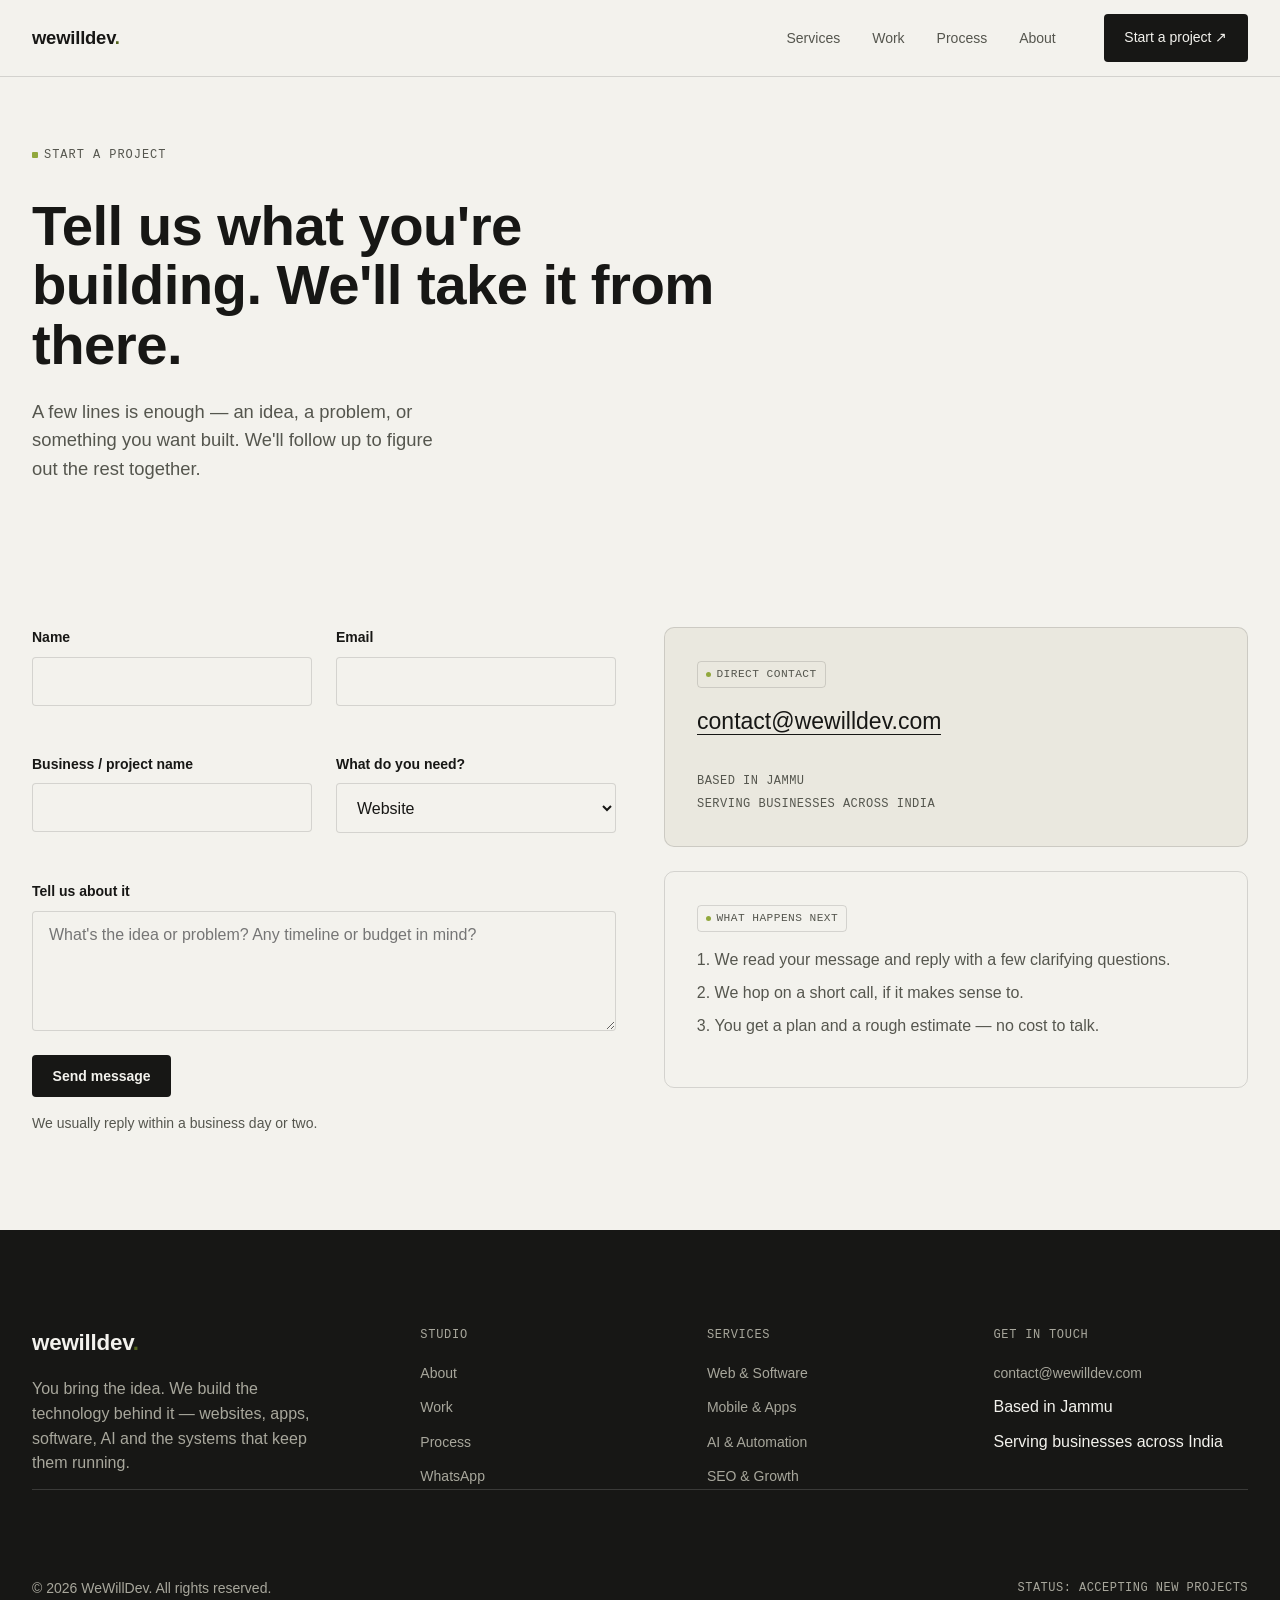
<file: contact/index.html>
<!doctype html>
<html lang="en">

<head>
  <!-- Google Tag Manager -->
  <script>(function (w, d, s, l, i) {
      w[ l ] = w[ l ] || []; w[ l ].push({
        'gtm.start':
          new Date().getTime(), event: 'gtm.js'
      }); var f = d.getElementsByTagName(s)[ 0 ],
        j = d.createElement(s), dl = l != 'dataLayer' ? '&l=' + l : ''; j.async = true; j.src =
          'https://www.googletagmanager.com/gtm.js?id=' + i + dl; f.parentNode.insertBefore(j, f);
    })(window, document, 'script', 'dataLayer', 'GTM-MFSFBFQB');</script>
  <!-- End Google Tag Manager -->

  <meta charset="UTF-8">
  <meta name="viewport" content="width=device-width, initial-scale=1.0">
  <title>Start a Project — Contact WeWillDev</title>
  <meta name="description"
    content="Tell WeWillDev about your website, app, software or automation idea. We're based in Jammu and work with businesses across India.">
  <link rel="canonical" href="https://wewilldev.com/contact/">
  <link rel="stylesheet" href="/assets/css/site.css">
  <link rel="icon" href="/assets/images/favicon-64.png" type="image/png">
</head>

<body data-nav="contact">
  <!-- Google Tag Manager (noscript) -->
  <noscript><iframe src="https://www.googletagmanager.com/ns.html?id=GTM-MFSFBFQB" height="0" width="0"
      style="display:none;visibility:hidden"></iframe></noscript>
  <!-- End Google Tag Manager (noscript) -->
  <header id="site-header" class="site-header"></header>

  <main>
    <section class="page-intro">
      <div class="container">
        <p class="eyebrow">Start a project</p>
        <h1 style="font-size: var(--fs-h1); margin-top: var(--sp-2); max-width: 22ch;">Tell us what you're building.
          We'll take it from there.</h1>
        <p class="lede" style="margin-top: var(--sp-3);">A few lines is enough — an idea, a problem, or something you
          want built. We'll follow up to figure out the rest together.</p>
      </div>
    </section>

    <section class="section section--first">
      <div class="container">
        <div class="grid-12" style="gap: var(--sp-5);">

          <div style="grid-column: 1/7;">
            <form id="contactForm">
              <div class="grid-12" style="gap: var(--sp-3);">
                <div class="form-field" style="grid-column: span 6;">
                  <label for="name">Name</label>
                  <input type="text" id="name" name="name" required>
                </div>
                <div class="form-field" style="grid-column: span 6;">
                  <label for="email">Email</label>
                  <input type="email" id="email" name="email" required>
                </div>
                <div class="form-field" style="grid-column: span 6;">
                  <label for="company">Business / project name</label>
                  <input type="text" id="company" name="company">
                </div>
                <div class="form-field" style="grid-column: span 6;">
                  <label for="interest">What do you need?</label>
                  <select id="interest" name="interest">
                    <option>Website</option>
                    <option>Mobile app</option>
                    <option>SaaS / custom software</option>
                    <option>AI / automation</option>
                    <option>SEO / growth</option>
                    <option>Not sure yet</option>
                  </select>
                </div>
                <div class="form-field" style="grid-column: span 12;">
                  <label for="message">Tell us about it</label>
                  <textarea id="message" name="message" required
                    placeholder="What's the idea or problem? Any timeline or budget in mind?"></textarea>
                </div>
              </div>
              <button type="submit" class="btn btn-primary">Send message</button>
              <p class="form-note">We usually reply within a business day or two.</p>
            </form>
          </div>

          <div style="grid-column: 7/13;">
            <div
              style="border: 1px solid var(--line); border-radius: var(--radius-md); padding: var(--sp-4); background: var(--bg-alt);">
              <p class="build-tag"><span class="dot"></span>Direct contact</p>
              <p
                style="font-family: var(--font-display); font-size: var(--fs-h3); font-weight: 600; margin-top: var(--sp-2);">
                <a href="mailto:contact@wewilldev.com" class="btn-text">contact@wewilldev.com</a>
              </p>
              <p class="mono-tag" style="color: var(--ink-soft); margin-top: var(--sp-4);">Based in Jammu</p>
              <p class="mono-tag" style="color: var(--ink-soft); margin-top: 0.4em;">Serving businesses across India</p>
            </div>

            <div
              style="margin-top: var(--sp-3); border: 1px solid var(--line); border-radius: var(--radius-md); padding: var(--sp-4);">
              <p class="build-tag"><span class="dot"></span>What happens next</p>
              <ol
                style="margin-top: var(--sp-2); padding-left: 1.1em; color: var(--ink-soft); display:flex; flex-direction:column; gap:0.5em;">
                <li>We read your message and reply with a few clarifying questions.</li>
                <li>We hop on a short call, if it makes sense to.</li>
                <li>You get a plan and a rough estimate — no cost to talk.</li>
              </ol>
            </div>
          </div>

        </div>
      </div>
    </section>
  </main>

  <footer id="site-footer" class="site-footer"></footer>
  <script src="/assets/js/components.js"></script>
  <script src="/assets/js/main.js"></script>
</body>

</html>
</file>
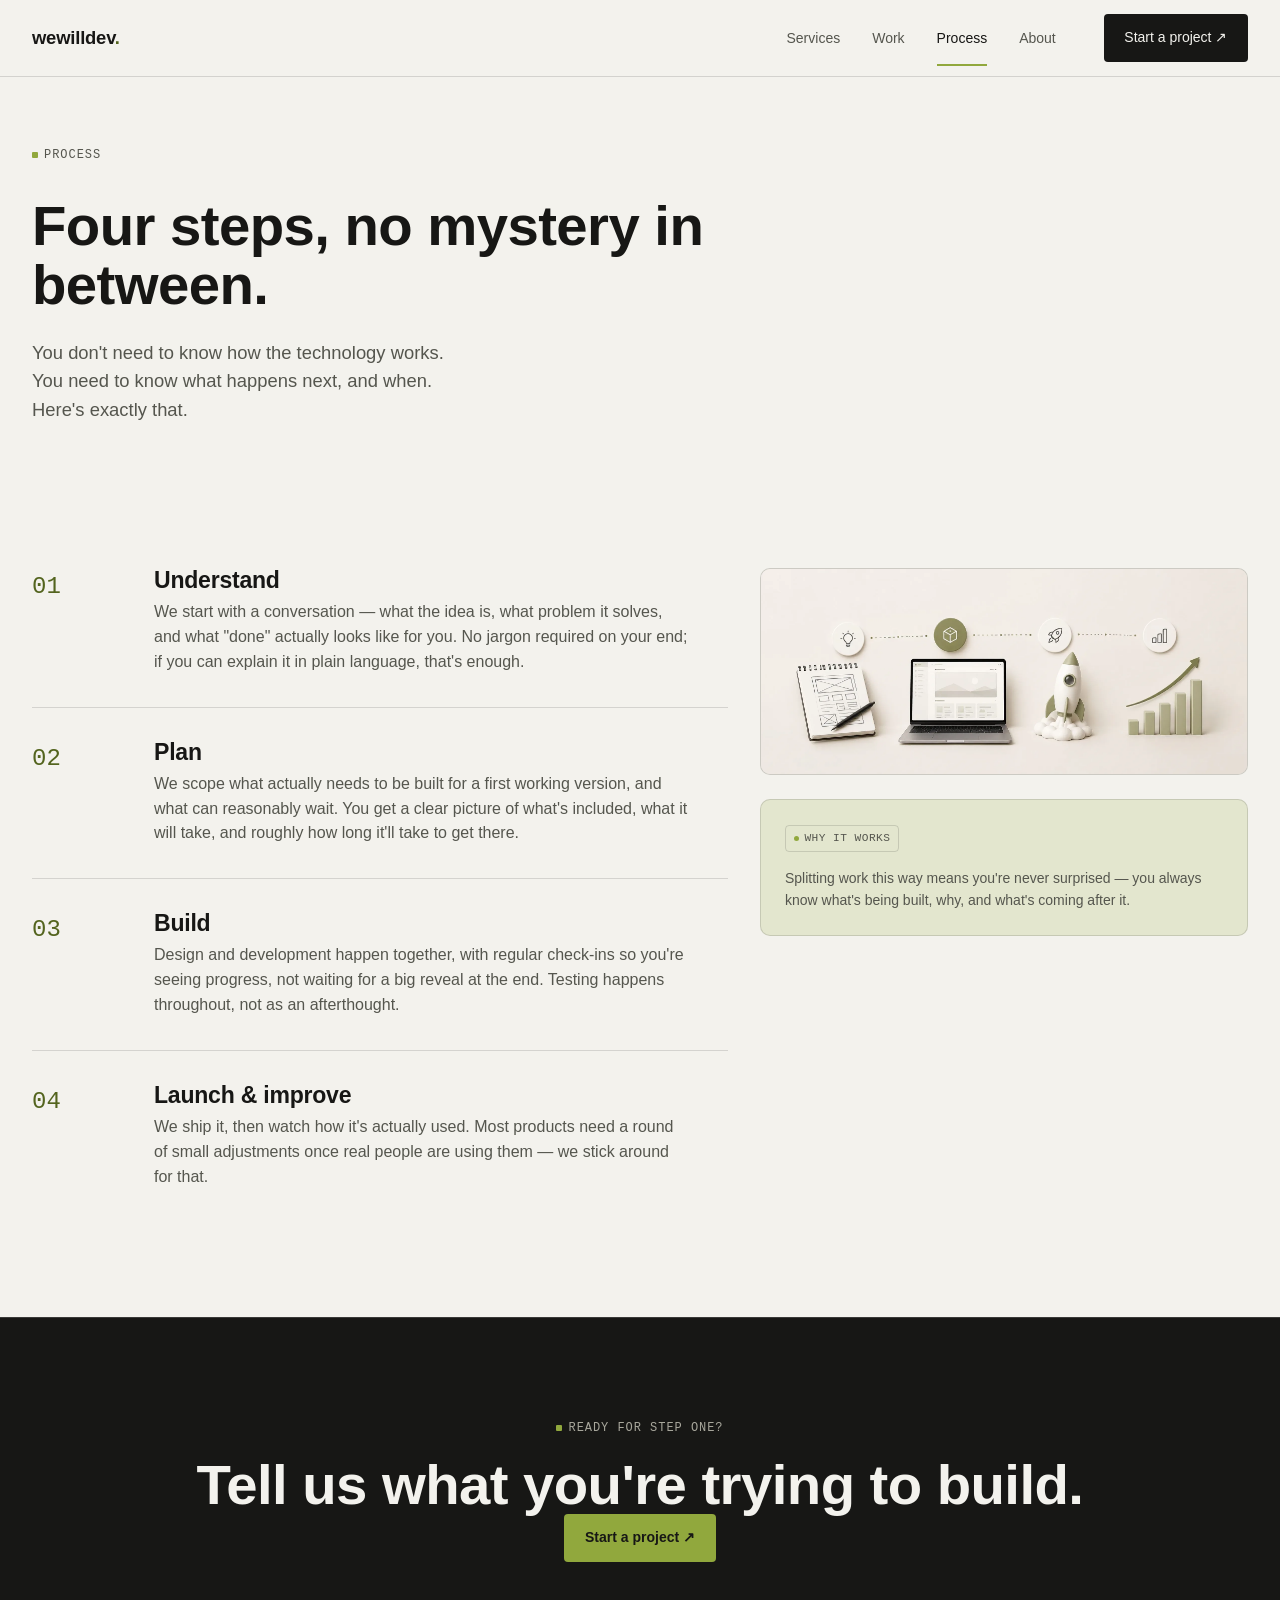
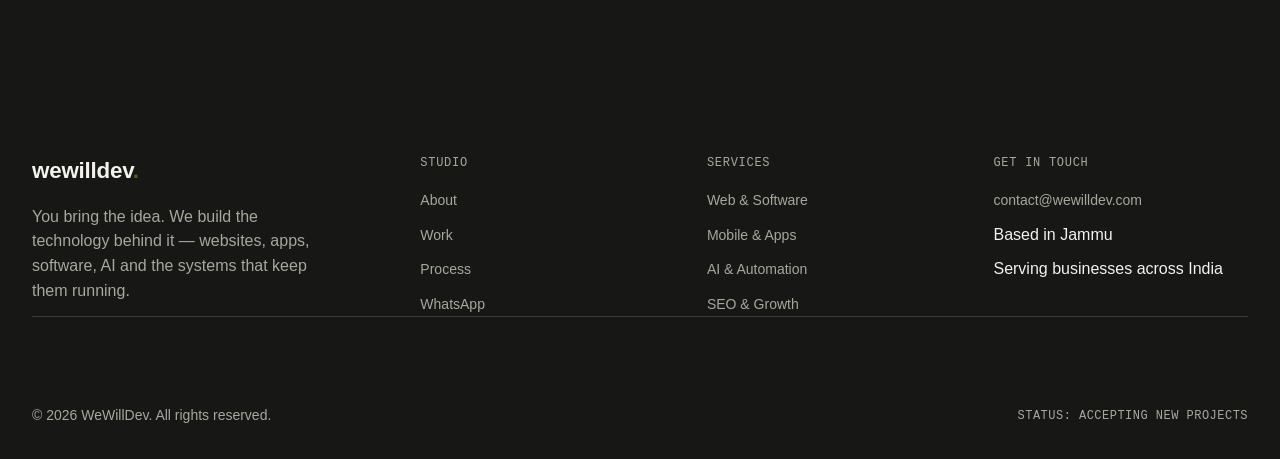
<file: process/index.html>
<!doctype html>
<html lang="en">

<head>
  <!-- Google Tag Manager -->
  <script>(function (w, d, s, l, i) {
      w[ l ] = w[ l ] || []; w[ l ].push({
        'gtm.start':
          new Date().getTime(), event: 'gtm.js'
      }); var f = d.getElementsByTagName(s)[ 0 ],
        j = d.createElement(s), dl = l != 'dataLayer' ? '&l=' + l : ''; j.async = true; j.src =
          'https://www.googletagmanager.com/gtm.js?id=' + i + dl; f.parentNode.insertBefore(j, f);
    })(window, document, 'script', 'dataLayer', 'GTM-MFSFBFQB');</script>
  <!-- End Google Tag Manager -->
  <meta charset="UTF-8">
  <meta name="viewport" content="width=device-width, initial-scale=1.0">
  <title>Our Process — How WeWillDev Builds | WeWillDev</title>
  <meta name="description"
    content="How WeWillDev works with clients — from understanding the idea to planning, building, launching and improving the final product.">
  <link rel="canonical" href="https://wewilldev.com/process/">
  <link rel="stylesheet" href="/assets/css/site.css">
  <link rel="icon" href="/assets/images/favicon-64.png" type="image/png">
</head>

<body data-nav="process">
  <!-- Google Tag Manager (noscript) -->
  <noscript><iframe src="https://www.googletagmanager.com/ns.html?id=GTM-MFSFBFQB" height="0" width="0"
      style="display:none;visibility:hidden"></iframe></noscript>
  <!-- End Google Tag Manager (noscript) -->
  <header id="site-header" class="site-header"></header>

  <main>
    <section class="page-intro">
      <div class="container">
        <p class="eyebrow">Process</p>
        <h1 style="font-size: var(--fs-h1); margin-top: var(--sp-2); max-width: 24ch;">Four steps, no mystery in
          between.</h1>
        <p class="lede" style="margin-top: var(--sp-3);">You don't need to know how the technology works. You need to
          know what happens next, and when. Here's exactly that.</p>
      </div>
    </section>

    <section class="section section--first">
      <div class="container">
        <div class="grid-12" style="gap: var(--sp-4);">

          <div style="grid-column: 1 / 8;">
            <div class="process-step reveal" style="border-top:none; padding-top:0;">
              <span class="num">01</span>
              <div>
                <h3>Understand</h3>
                <p>We start with a conversation — what the idea is, what problem it solves, and what "done" actually
                  looks like for you. No jargon required on your end; if you can explain it in plain language, that's
                  enough.</p>
              </div>
            </div>
            <div class="process-step reveal">
              <span class="num">02</span>
              <div>
                <h3>Plan</h3>
                <p>We scope what actually needs to be built for a first working version, and what can reasonably wait.
                  You get a clear picture of what's included, what it will take, and roughly how long it'll take to get
                  there.</p>
              </div>
            </div>
            <div class="process-step reveal">
              <span class="num">03</span>
              <div>
                <h3>Build</h3>
                <p>Design and development happen together, with regular check-ins so you're seeing progress, not waiting
                  for a big reveal at the end. Testing happens throughout, not as an afterthought.</p>
              </div>
            </div>
            <div class="process-step reveal">
              <span class="num">04</span>
              <div>
                <h3>Launch &amp; improve</h3>
                <p>We ship it, then watch how it's actually used. Most products need a round of small adjustments once
                  real people are using them — we stick around for that.</p>
              </div>
            </div>
          </div>

          <div style="grid-column: 8 / 13;">
            <div class="image-frame reveal"><img src="/assets/images/mvpservices.webp"
                alt="Abstract diagram of a four-step build process" width="1933" height="814" loading="lazy" decoding="async"></div>
            <div
              style="margin-top: var(--sp-3); border: 1px solid var(--line); border-radius: var(--radius-md); padding: var(--sp-3); background: var(--accent-tint);">
              <p class="build-tag"><span class="dot"></span>Why it works</p>
              <p style="margin-top: var(--sp-2); font-size: var(--fs-small); color: var(--ink-soft);">Splitting work
                this way means you're never surprised — you always know what's being built, why, and what's coming after
                it.</p>
            </div>
          </div>

        </div>
      </div>
    </section>

    <section class="section section--dark">
      <div class="container" style="text-align:center;">
        <p class="eyebrow on-dark" style="justify-content:center;">Ready for step one?</p>
        <h2 style="font-size: var(--fs-h1); margin-top: var(--sp-2);">Tell us what you're trying to build.</h2>
        <a href="https://wa.me/919149501021?text=Hi%20WeWillDev%2C%20I%27d%20like%20to%20discuss%20a%20project."
          class="btn btn-primary" target="_blank" rel="noopener">
          Start a project ↗
        </a>
      </div>
    </section>
  </main>

  <footer id="site-footer" class="site-footer"></footer>
  <script defer src="/assets/js/components.js"></script>
  <script defer src="/assets/js/main.js"></script>
</body>

</html>
</file>
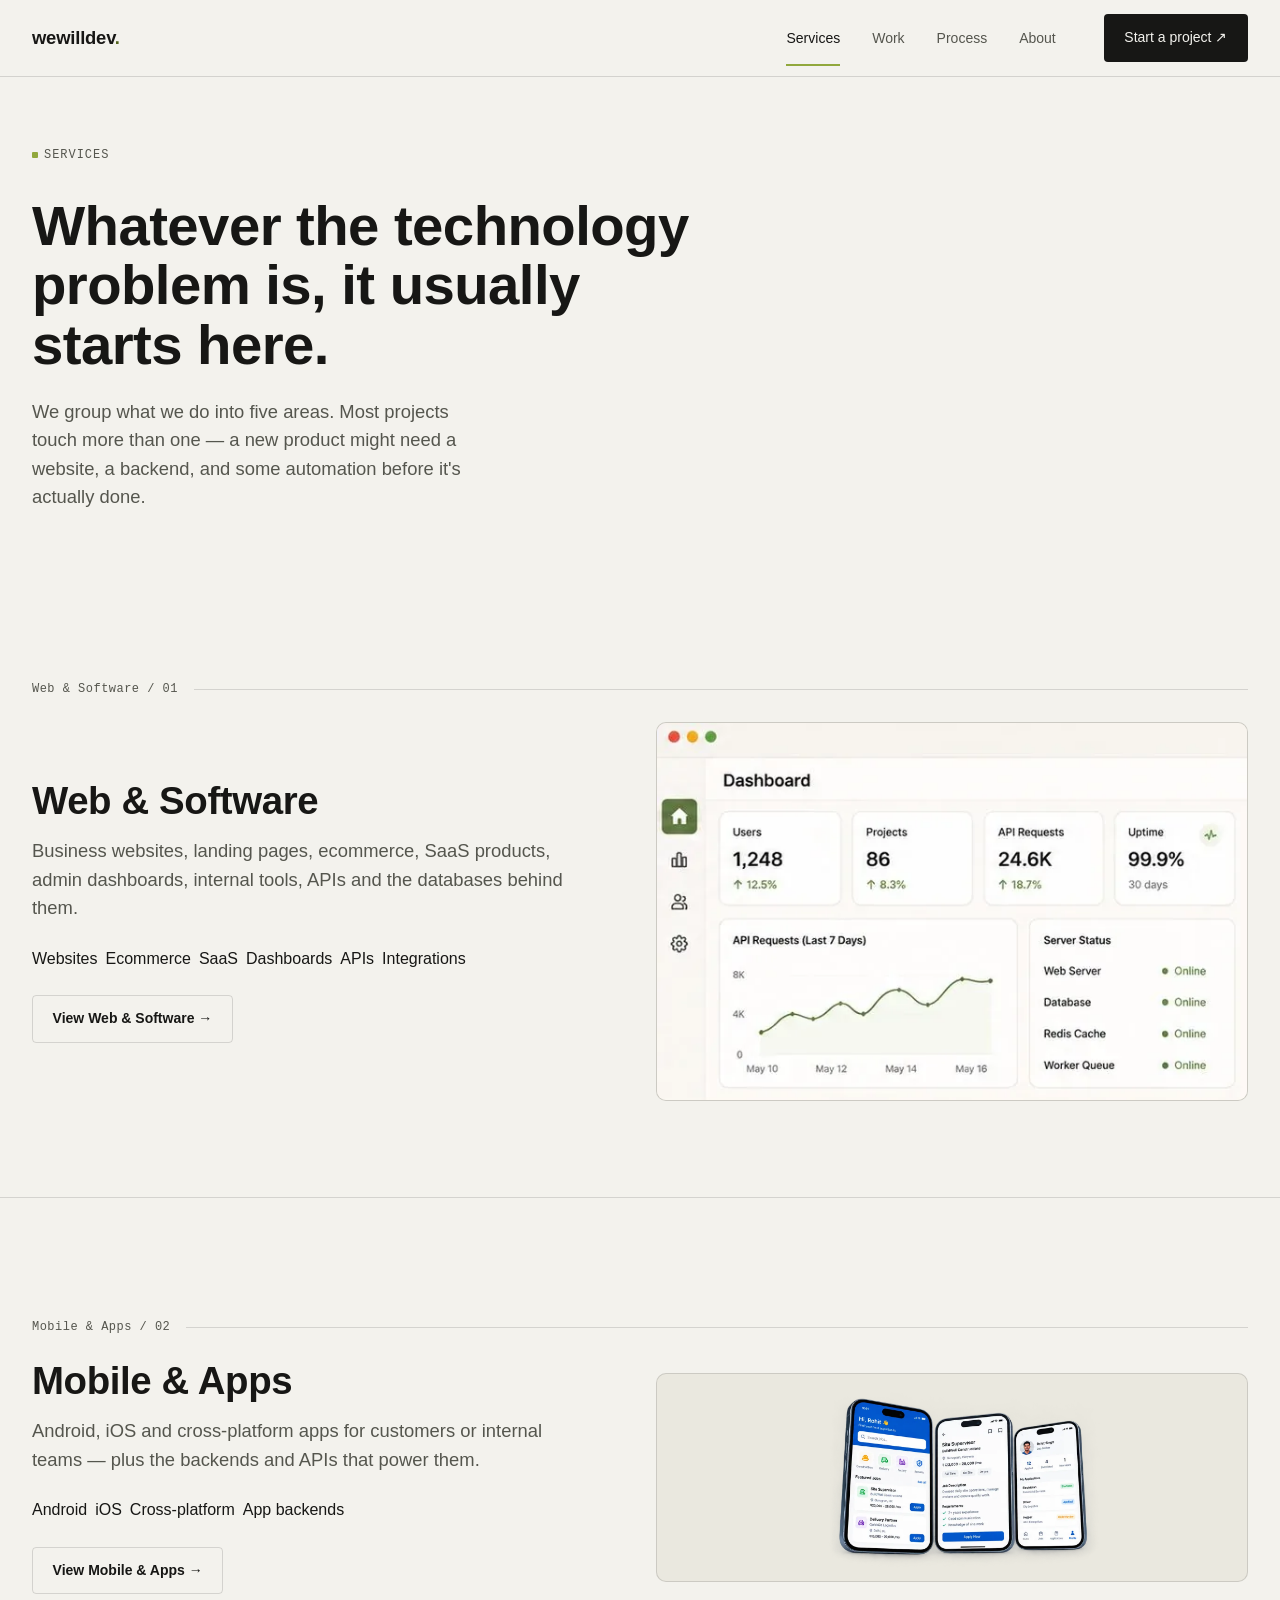
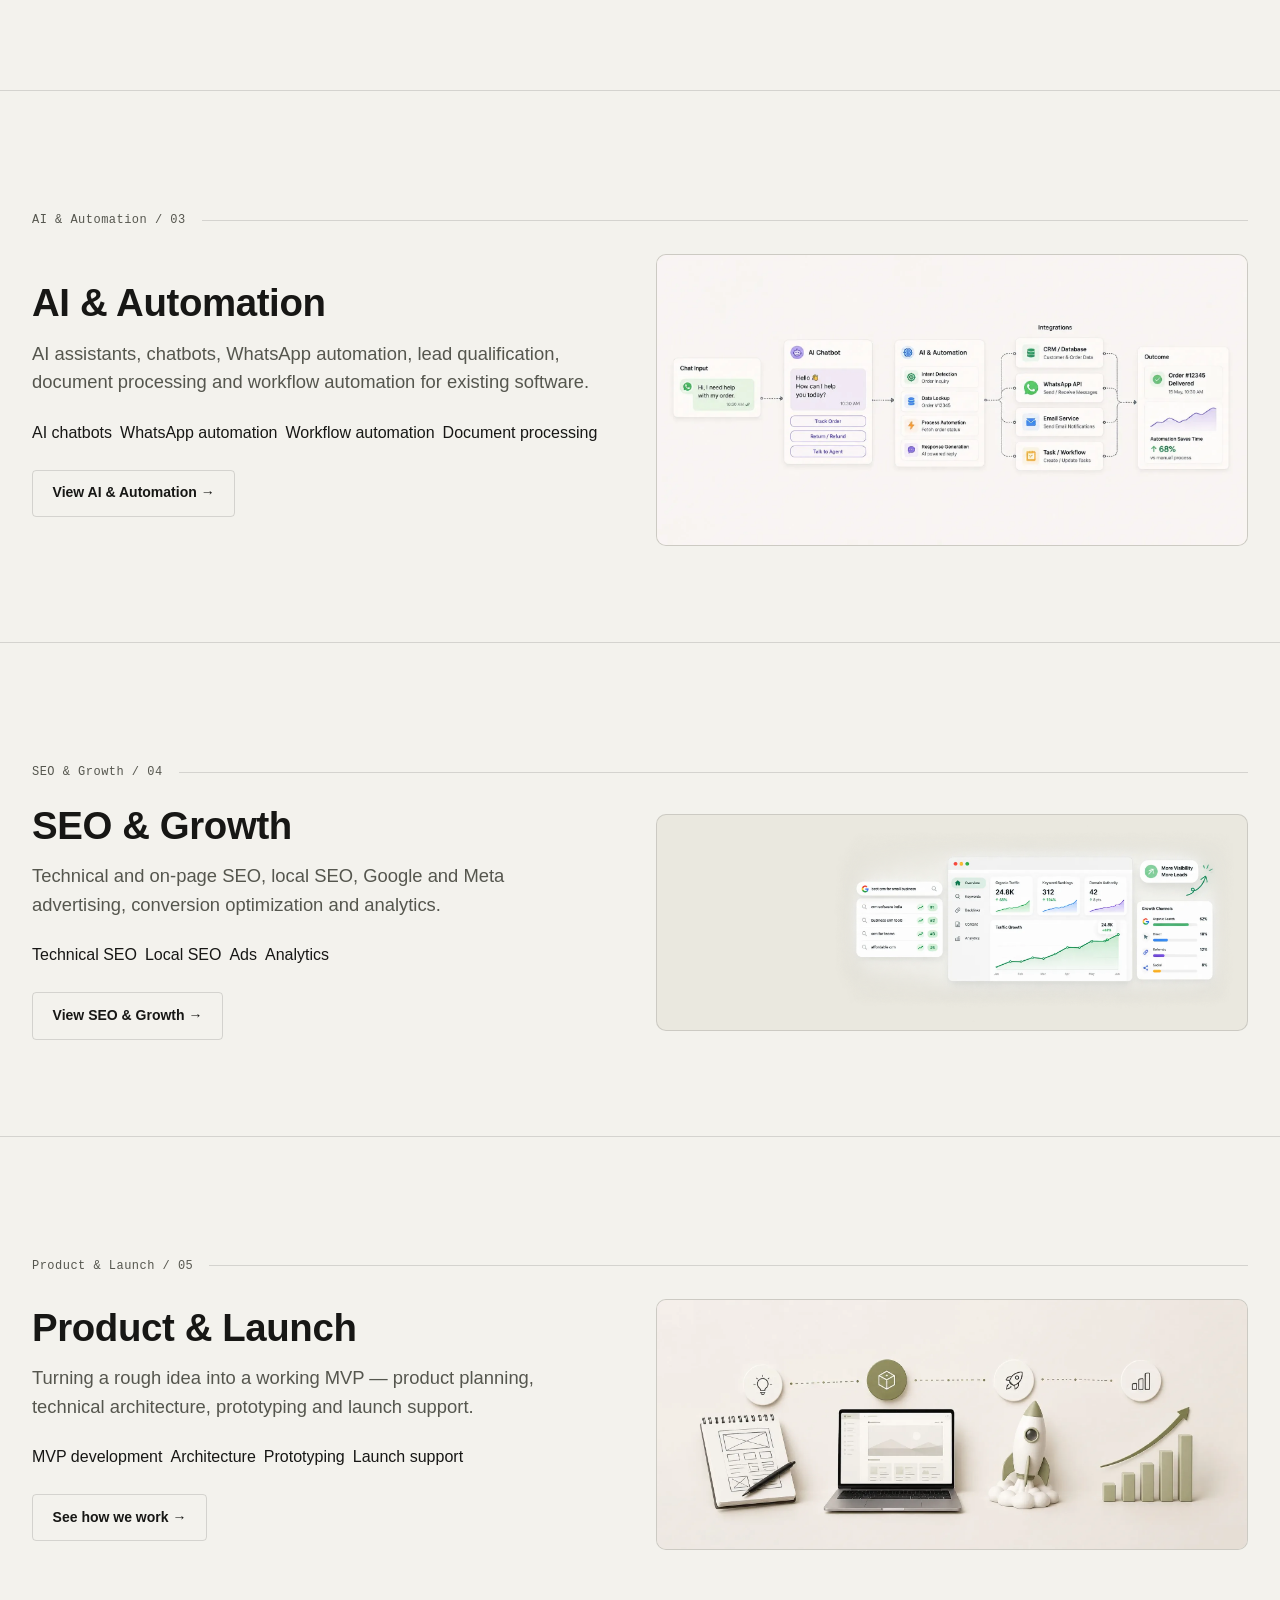
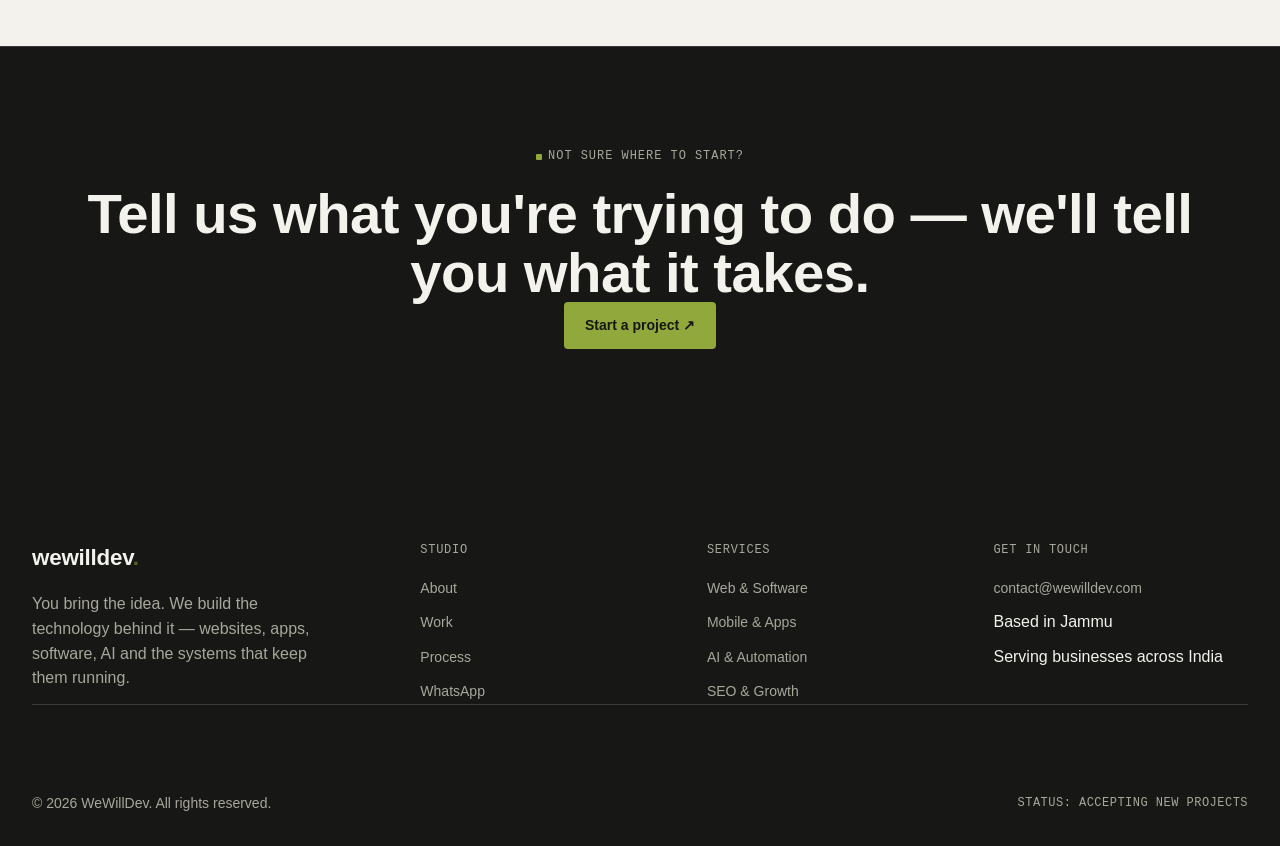
<file: services/index.html>
<!doctype html>
<html lang="en">

<head>
  <!-- Google Tag Manager -->
  <script>(function (w, d, s, l, i) {
      w[ l ] = w[ l ] || []; w[ l ].push({
        'gtm.start':
          new Date().getTime(), event: 'gtm.js'
      }); var f = d.getElementsByTagName(s)[ 0 ],
        j = d.createElement(s), dl = l != 'dataLayer' ? '&l=' + l : ''; j.async = true; j.src =
          'https://www.googletagmanager.com/gtm.js?id=' + i + dl; f.parentNode.insertBefore(j, f);
    })(window, document, 'script', 'dataLayer', 'GTM-MFSFBFQB');</script>
  <!-- End Google Tag Manager -->
  <meta charset="UTF-8">
  <meta name="viewport" content="width=device-width, initial-scale=1.0">
  <title>Services — Web, App, AI & Software Development | WeWillDev</title>
  <meta name="description"
    content="Web development, mobile app development, AI automation, SEO and product launch services from WeWillDev — a technology studio for startups and small businesses.">
  <link rel="canonical" href="https://wewilldev.com/services/">
  <link rel="stylesheet" href="/assets/css/site.css">
  <link rel="icon" href="/assets/images/favicon-64.png" type="image/png">
</head>

<body data-nav="services">
  <!-- Google Tag Manager (noscript) -->
  <noscript><iframe src="https://www.googletagmanager.com/ns.html?id=GTM-MFSFBFQB" height="0" width="0"
      style="display:none;visibility:hidden"></iframe></noscript>
  <!-- End Google Tag Manager (noscript) -->
  <header id="site-header" class="site-header"></header>

  <main>
    <section class="page-intro">
      <div class="container">
        <p class="eyebrow">Services</p>
        <h1 style="font-size: var(--fs-h1); margin-top: var(--sp-2); max-width: 22ch;">Whatever the technology problem
          is, it usually starts here.</h1>
        <p class="lede" style="margin-top: var(--sp-3);">We group what we do into five areas. Most projects touch more
          than one — a new product might need a website, a backend, and some automation before it's actually done.</p>
      </div>
    </section>

    <section class="section section--first">
      <div class="container">
        <div class="index-line">Web &amp; Software / 01</div>
        <div class="grid-12" style="gap: var(--sp-4); align-items:center;">
          <div style="grid-column: 1 / 7;">
            <h2 style="font-size: var(--fs-h2);">Web &amp; Software</h2>
            <p class="lede" style="margin-top: var(--sp-2); max-width: 55ch;">Business websites, landing pages,
              ecommerce, SaaS products, admin dashboards, internal tools, APIs and the databases behind them.</p>
            <div class="tags" style="margin-top: var(--sp-3); display:flex; flex-wrap:wrap; gap:0.5em;">
              <span class="tag">Websites</span><span class="tag">Ecommerce</span><span class="tag">SaaS</span><span
                class="tag">Dashboards</span><span class="tag">APIs</span><span class="tag">Integrations</span>
            </div>
            <a href="/services/web-development/" class="btn btn-outline" style="margin-top: var(--sp-3);">View Web &amp;
              Software →</a>
          </div>
          <div style="grid-column: 7 / 13;">
            <div class="image-frame"><img src="/assets/images/websoftservices.webp"
                alt="Abstract browser window interface" width="631" height="403" loading="lazy" decoding="async"></div>
          </div>
        </div>
      </div>
    </section>

    <section class="section">
      <div class="container">
        <div class="index-line">Mobile &amp; Apps / 02</div>
        <div class="grid-12" style="gap: var(--sp-4); align-items:center;">
          <div style="grid-column: 7 / 13; order:1;">
            <div class="image-frame"><img src="/assets/images/appdevservices.webp" alt="Abstract mobile app interface"
                width="2112" height="744" loading="lazy" decoding="async"></div>
          </div>
          <div style="grid-column: 1 / 7; order:0;">
            <h2 style="font-size: var(--fs-h2);">Mobile &amp; Apps</h2>
            <p class="lede" style="margin-top: var(--sp-2); max-width: 55ch;">Android, iOS and cross-platform apps for
              customers or internal teams — plus the backends and APIs that power them.</p>
            <div class="tags" style="margin-top: var(--sp-3); display:flex; flex-wrap:wrap; gap:0.5em;">
              <span class="tag">Android</span><span class="tag">iOS</span><span class="tag">Cross-platform</span><span
                class="tag">App backends</span>
            </div>
            <a href="/services/mobile-app-development/" class="btn btn-outline" style="margin-top: var(--sp-3);">View
              Mobile &amp; Apps →</a>
          </div>
        </div>
      </div>
    </section>

    <section class="section">
      <div class="container">
        <div class="index-line">AI &amp; Automation / 03</div>
        <div class="grid-12" style="gap: var(--sp-4); align-items:center;">
          <div style="grid-column: 1 / 7;">
            <h2 style="font-size: var(--fs-h2);">AI &amp; Automation</h2>
            <p class="lede" style="margin-top: var(--sp-2); max-width: 55ch;">AI assistants, chatbots, WhatsApp
              automation, lead qualification, document processing and workflow automation for existing software.</p>
            <div class="tags" style="margin-top: var(--sp-3); display:flex; flex-wrap:wrap; gap:0.5em;">
              <span class="tag">AI chatbots</span><span class="tag">WhatsApp automation</span><span class="tag">Workflow
                automation</span><span class="tag">Document processing</span>
            </div>
            <a href="/services/ai-automation/" class="btn btn-outline" style="margin-top: var(--sp-3);">View AI &amp;
              Automation →</a>
          </div>
          <div style="grid-column: 7 / 13;">
            <div class="image-frame"><img src="/assets/images/aiservices.webp"
                alt="Abstract diagram of connected automation nodes" width="1787" height="880" loading="lazy" decoding="async"></div>
          </div>
        </div>
      </div>
    </section>

    <section class="section">
      <div class="container">
        <div class="index-line">SEO &amp; Growth / 04</div>
        <div class="grid-12" style="gap: var(--sp-4); align-items:center;">
          <div style="grid-column: 7 / 13; order:1;">
            <div class="image-frame"><img src="/assets/images/seoservices.webp" alt="Abstract growth chart"
                width="2078" height="757" loading="lazy" decoding="async"></div>
          </div>
          <div style="grid-column: 1 / 7; order:0;">
            <h2 style="font-size: var(--fs-h2);">SEO &amp; Growth</h2>
            <p class="lede" style="margin-top: var(--sp-2); max-width: 55ch;">Technical and on-page SEO, local SEO,
              Google and Meta advertising, conversion optimization and analytics.</p>
            <div class="tags" style="margin-top: var(--sp-3); display:flex; flex-wrap:wrap; gap:0.5em;">
              <span class="tag">Technical SEO</span><span class="tag">Local SEO</span><span class="tag">Ads</span><span
                class="tag">Analytics</span>
            </div>
            <a href="/services/seo/" class="btn btn-outline" style="margin-top: var(--sp-3);">View SEO &amp; Growth
              →</a>
          </div>
        </div>
      </div>
    </section>

    <section class="section">
      <div class="container">
        <div class="index-line">Product &amp; Launch / 05</div>
        <div class="grid-12" style="gap: var(--sp-4); align-items:center;">
          <div style="grid-column: 1 / 7;">
            <h2 style="font-size: var(--fs-h2);">Product &amp; Launch</h2>
            <p class="lede" style="margin-top: var(--sp-2); max-width: 55ch;">Turning a rough idea into a working MVP —
              product planning, technical architecture, prototyping and launch support.</p>
            <div class="tags" style="margin-top: var(--sp-3); display:flex; flex-wrap:wrap; gap:0.5em;">
              <span class="tag">MVP development</span><span class="tag">Architecture</span><span
                class="tag">Prototyping</span><span class="tag">Launch support</span>
            </div>
            <a href="/process/" class="btn btn-outline" style="margin-top: var(--sp-3);">See how we work →</a>
          </div>
          <div style="grid-column: 7 / 13;">
            <div class="image-frame"><img src="/assets/images/mvpservices.webp"
                alt="Abstract diagram of a product process" width="1933" height="814" loading="lazy" decoding="async"></div>
          </div>
        </div>
      </div>
    </section>

    <section class="section section--dark">
      <div class="container" style="text-align:center;">
        <p class="eyebrow on-dark" style="justify-content:center;">Not sure where to start?</p>
        <h2 style="font-size: var(--fs-h1); margin-top: var(--sp-2);">Tell us what you're trying to do — we'll tell you
          what it takes.</h2>
        <a href="https://wa.me/919149501021?text=Hi%20WeWillDev%2C%20I%27d%20like%20to%20discuss%20a%20project."
          class="btn btn-primary" target="_blank" rel="noopener">
          Start a project ↗
        </a>
      </div>
    </section>
  </main>

  <footer id="site-footer" class="site-footer"></footer>
  <script src="/assets/js/components.js"></script>
  <script src="/assets/js/main.js"></script>
</body>

</html>
</file>
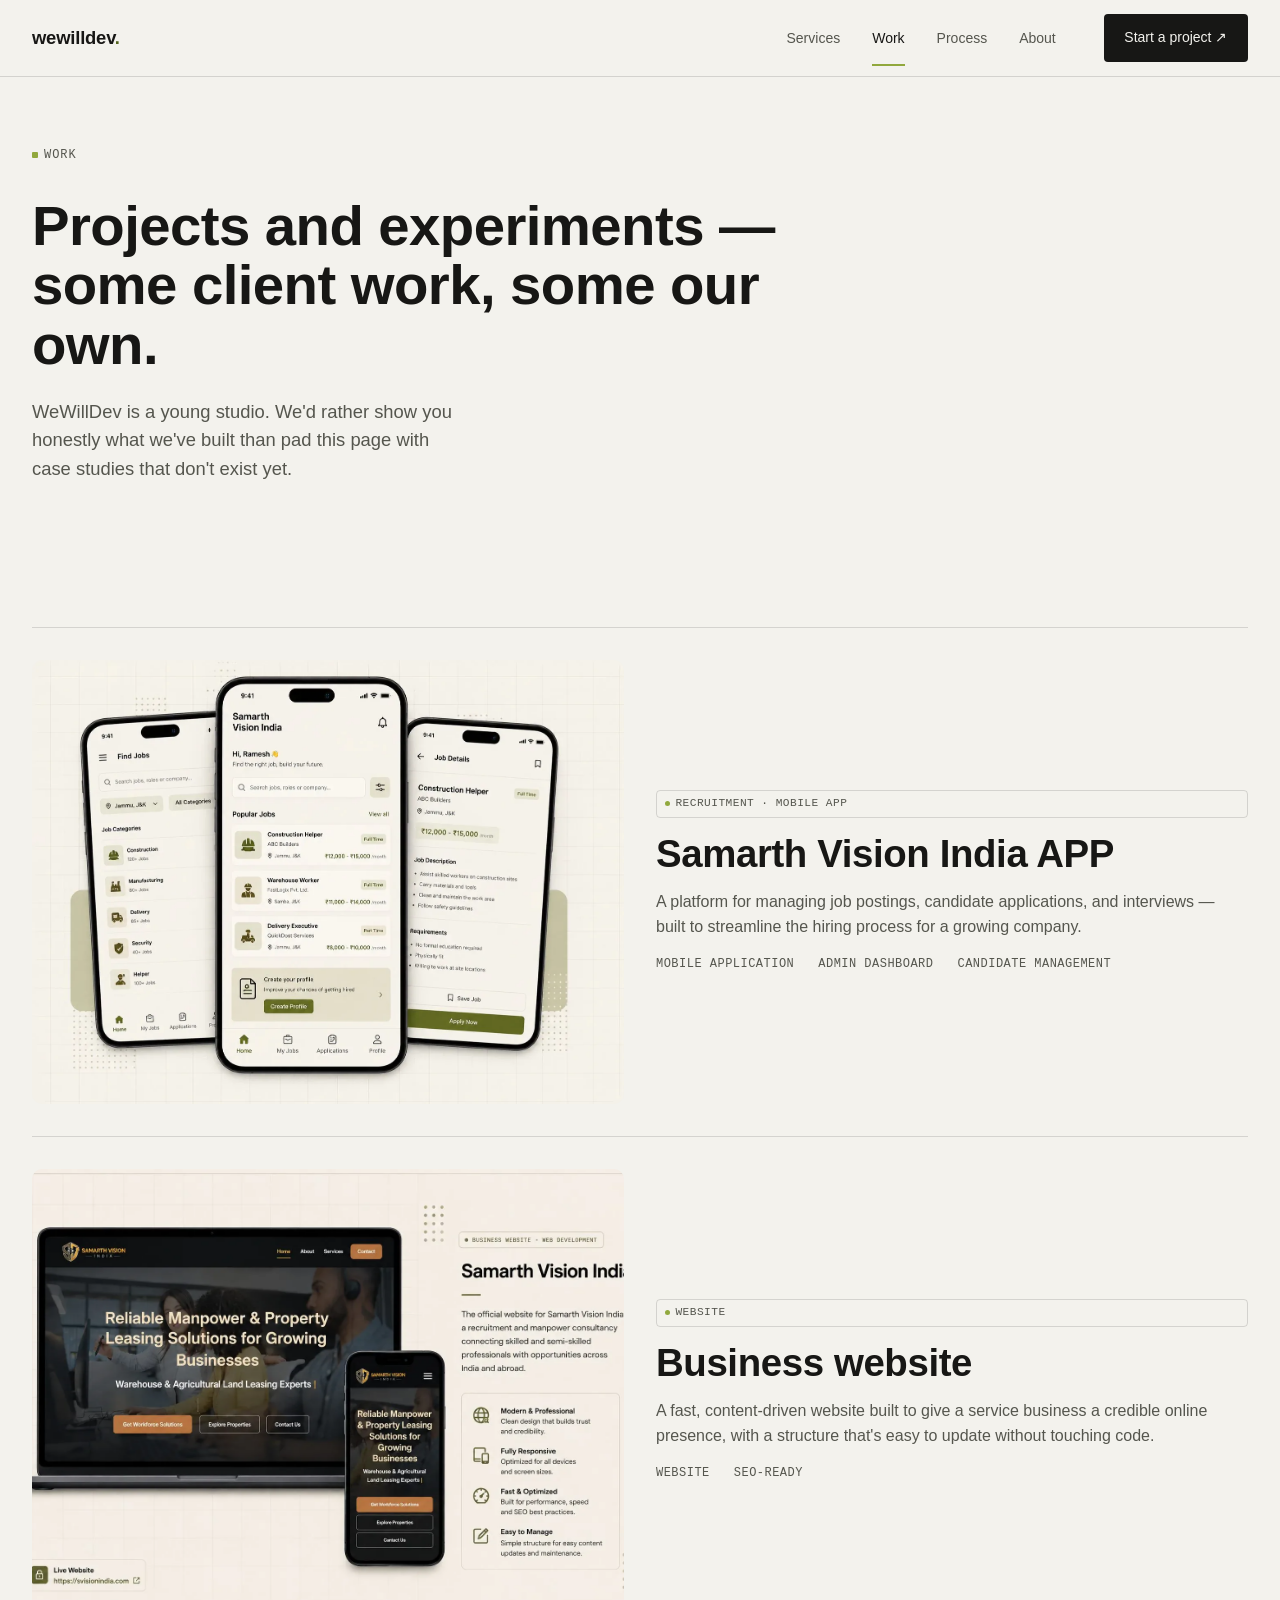
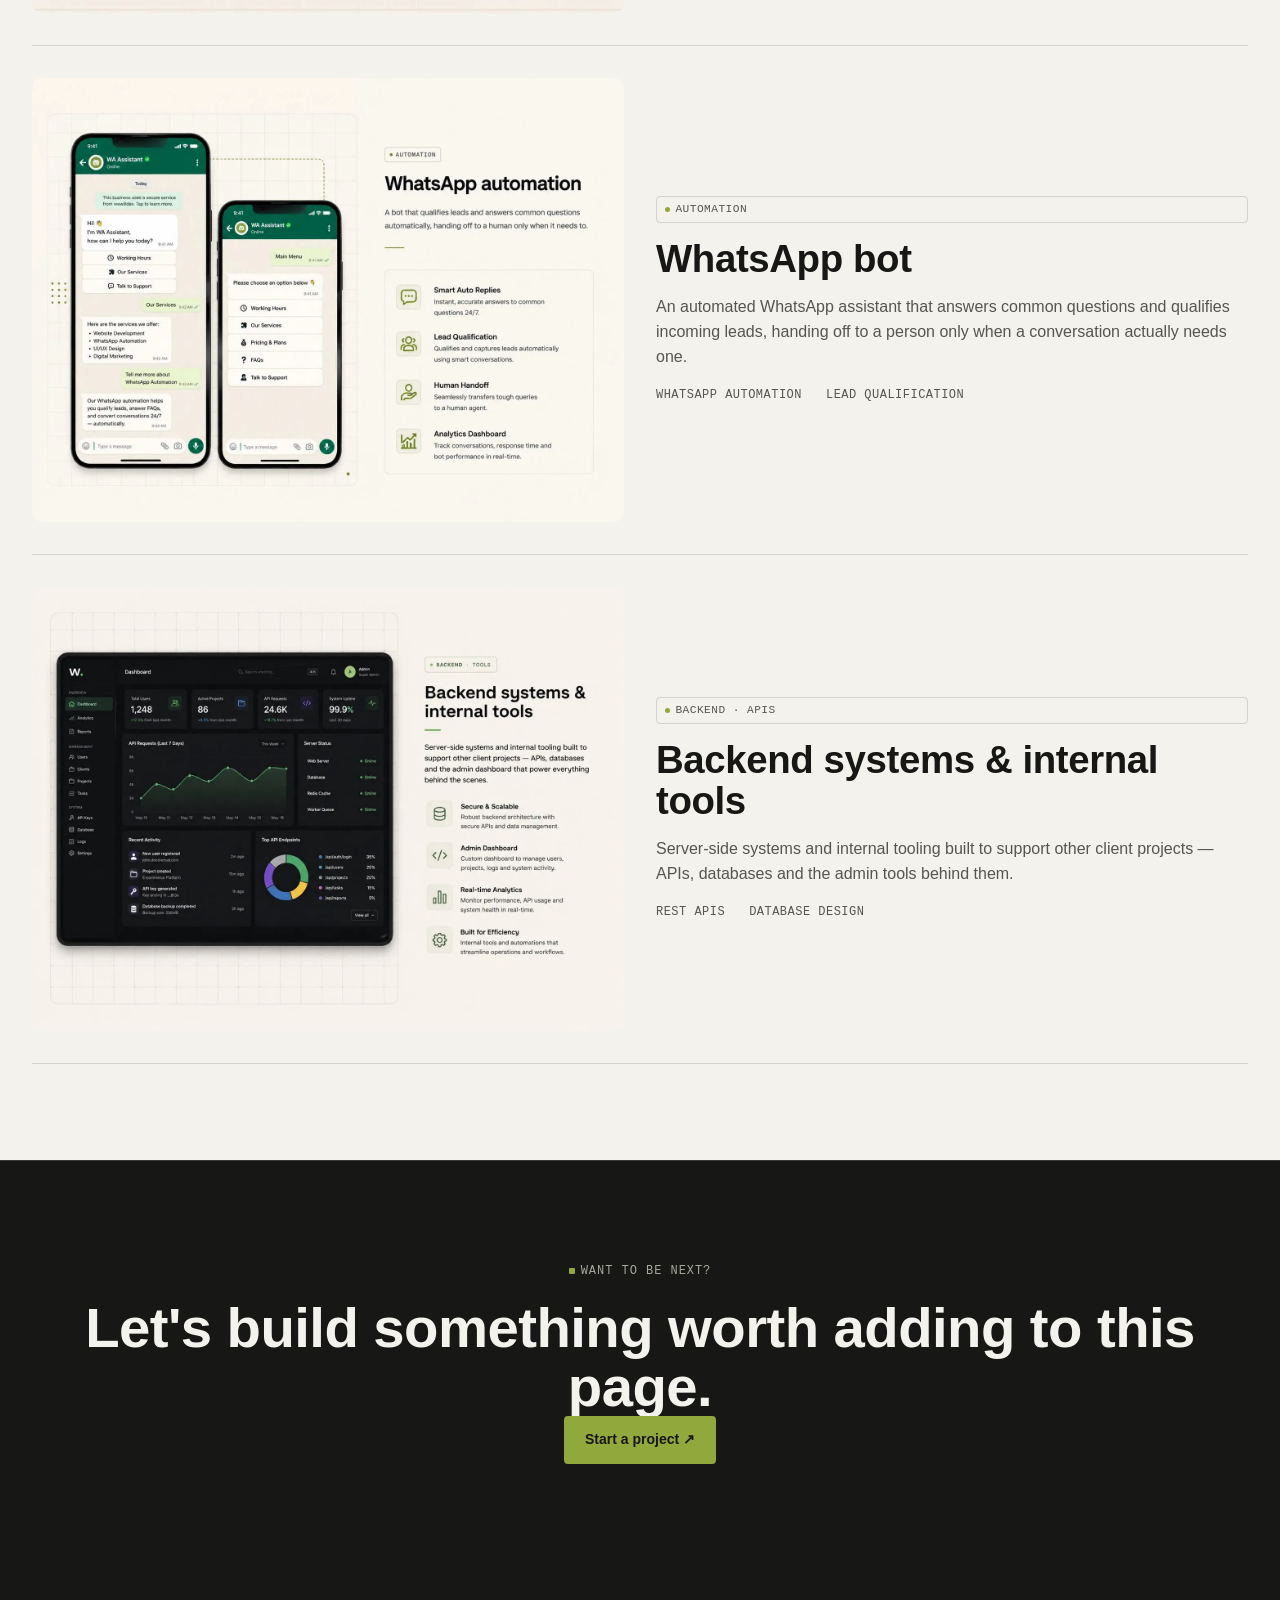
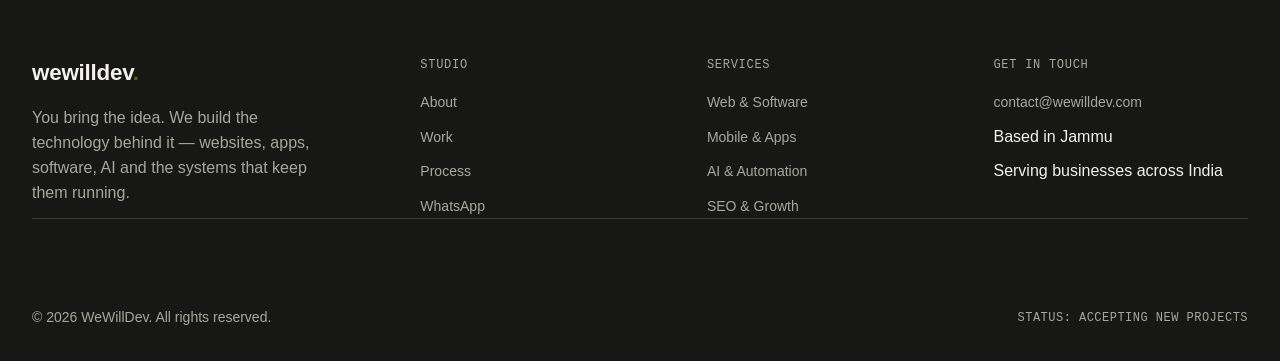
<file: work/index.html>
<!doctype html>
<html lang="en">

<head>
  <!-- Google Tag Manager -->
  <script>(function (w, d, s, l, i) {
      w[ l ] = w[ l ] || []; w[ l ].push({
        'gtm.start':
          new Date().getTime(), event: 'gtm.js'
      }); var f = d.getElementsByTagName(s)[ 0 ],
        j = d.createElement(s), dl = l != 'dataLayer' ? '&l=' + l : ''; j.async = true; j.src =
          'https://www.googletagmanager.com/gtm.js?id=' + i + dl; f.parentNode.insertBefore(j, f);
    })(window, document, 'script', 'dataLayer', 'GTM-MFSFBFQB');</script>
  <!-- End Google Tag Manager -->
  <meta charset="UTF-8">
  <meta name="viewport" content="width=device-width, initial-scale=1.0">
  <title>Work — Projects & Experiments | WeWillDev</title>
  <meta name="description"
    content="A look at what WeWillDev has built so far — a recruitment mobile application, business websites, WhatsApp automation and backend systems.">
  <link rel="canonical" href="https://wewilldev.com/work/">
  <link rel="stylesheet" href="/assets/css/site.css">
  <link rel="icon" href="/assets/images/favicon-64.png" type="image/png">
</head>

<body data-nav="work">
  <!-- Google Tag Manager (noscript) -->
  <noscript><iframe src="https://www.googletagmanager.com/ns.html?id=GTM-MFSFBFQB" height="0" width="0"
      style="display:none;visibility:hidden"></iframe></noscript>
  <!-- End Google Tag Manager (noscript) -->
  <header id="site-header" class="site-header"></header>

  <main>
    <section class="page-intro">
      <div class="container">
        <p class="eyebrow">Work</p>
        <h1 style="font-size: var(--fs-h1); margin-top: var(--sp-2); max-width: 26ch;">Projects and experiments — some
          client work, some our own.</h1>
        <p class="lede" style="margin-top: var(--sp-3);">WeWillDev is a young studio. We'd rather show you honestly what
          we've built than pad this page with case studies that don't exist yet.</p>
      </div>
    </section>

    <section class="section section--first">
      <div class="container">

        <div class="project-card reveal">
          <div class="media"><img src="/assets/images/svapp.webp" alt="Abstract preview of a recruitment web application"
              width="1443" height="1090" loading="lazy" decoding="async"></div>
          <div class="meta">
            <p class="build-tag"><span class="dot"></span>Recruitment · Mobile app</p>
            <h3>Samarth Vision India APP</h3>
            <p>A platform for managing job postings, candidate applications, and interviews — built to streamline the
              hiring process for a growing company.</p>
            <div class="facts">
              <span class="mono-tag" style="color:var(--ink-soft);">Mobile application</span>
              <span class="mono-tag" style="color:var(--ink-soft);">Admin dashboard</span>
              <span class="mono-tag" style="color:var(--ink-soft);">Candidate management</span>
            </div>
          </div>
        </div>

        <div class="project-card reveal">
          <div class="media"><img src="/assets/images/svsite.webp" alt="Abstract preview of a business website"
              width="1536" height="1024" loading="lazy" decoding="async"></div>
          <div class="meta">
            <p class="build-tag"><span class="dot"></span>Website</p>
            <h3>Business website</h3>
            <p>A fast, content-driven website built to give a service business a credible online presence, with a
              structure that's easy to update without touching code.</p>
            <div class="facts">
              <span class="mono-tag" style="color:var(--ink-soft);">Website</span>
              <span class="mono-tag" style="color:var(--ink-soft);">SEO-ready</span>
            </div>
          </div>
        </div>

        <div class="project-card reveal">
          <div class="media"><img src="/assets/images/whatsappbot.webp"
              alt="Abstract preview of a WhatsApp automation chat interface" width="1448" height="1086" loading="lazy" decoding="async"></div>
          <div class="meta">
            <p class="build-tag"><span class="dot"></span>Automation</p>
            <h3>WhatsApp bot</h3>
            <p>An automated WhatsApp assistant that answers common questions and qualifies incoming leads, handing off
              to a person only when a conversation actually needs one.</p>
            <div class="facts">
              <span class="mono-tag" style="color:var(--ink-soft);">WhatsApp automation</span>
              <span class="mono-tag" style="color:var(--ink-soft);">Lead qualification</span>
            </div>
          </div>
        </div>

        <div class="project-card reveal">
          <div class="media"><img src="/assets/images/backendtools.webp" alt="Abstract preview of a backend dashboard"
              width="1448" height="1086" loading="lazy" decoding="async"></div>
          <div class="meta">
            <p class="build-tag"><span class="dot"></span>Backend · APIs</p>
            <h3>Backend systems &amp; internal tools</h3>
            <p>Server-side systems and internal tooling built to support other client projects — APIs, databases and the
              admin tools behind them.</p>
            <div class="facts">
              <span class="mono-tag" style="color:var(--ink-soft);">REST APIs</span>
              <span class="mono-tag" style="color:var(--ink-soft);">Database design</span>
            </div>
          </div>
        </div>

      </div>
    </section>

    <section class="section section--dark">
      <div class="container" style="text-align:center;">
        <p class="eyebrow on-dark" style="justify-content:center;">Want to be next?</p>
        <h2 style="font-size: var(--fs-h1); margin-top: var(--sp-2);">Let's build something worth adding to this page.
        </h2>
        <a href="https://wa.me/919149501021?text=Hi%20WeWillDev%2C%20I%27d%20like%20to%20discuss%20a%20project."
          class="btn btn-primary" target="_blank" rel="noopener">
          Start a project ↗
        </a>
      </div>
    </section>
  </main>

  <footer id="site-footer" class="site-footer"></footer>
  <script defer src="/assets/js/components.js"></script>
  <script defer src="/assets/js/main.js"></script>
</body>

</html>
</file>
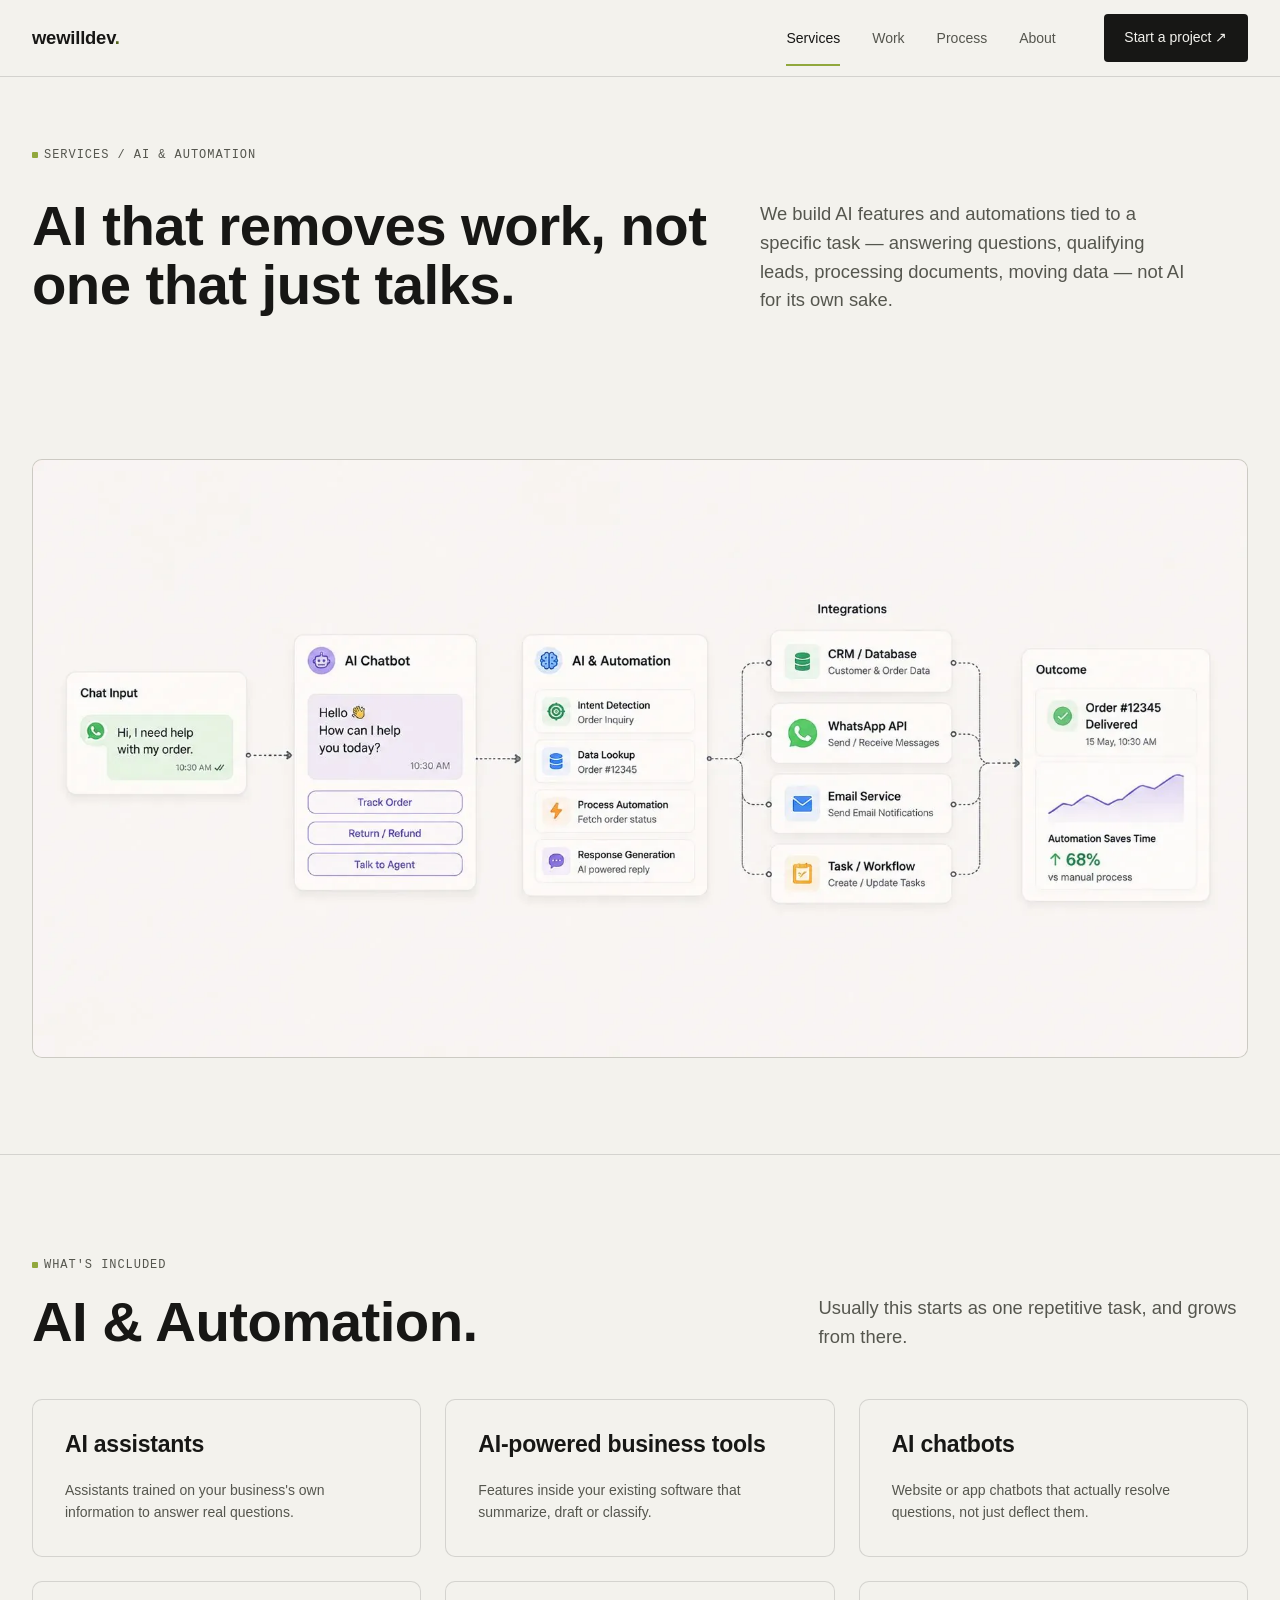
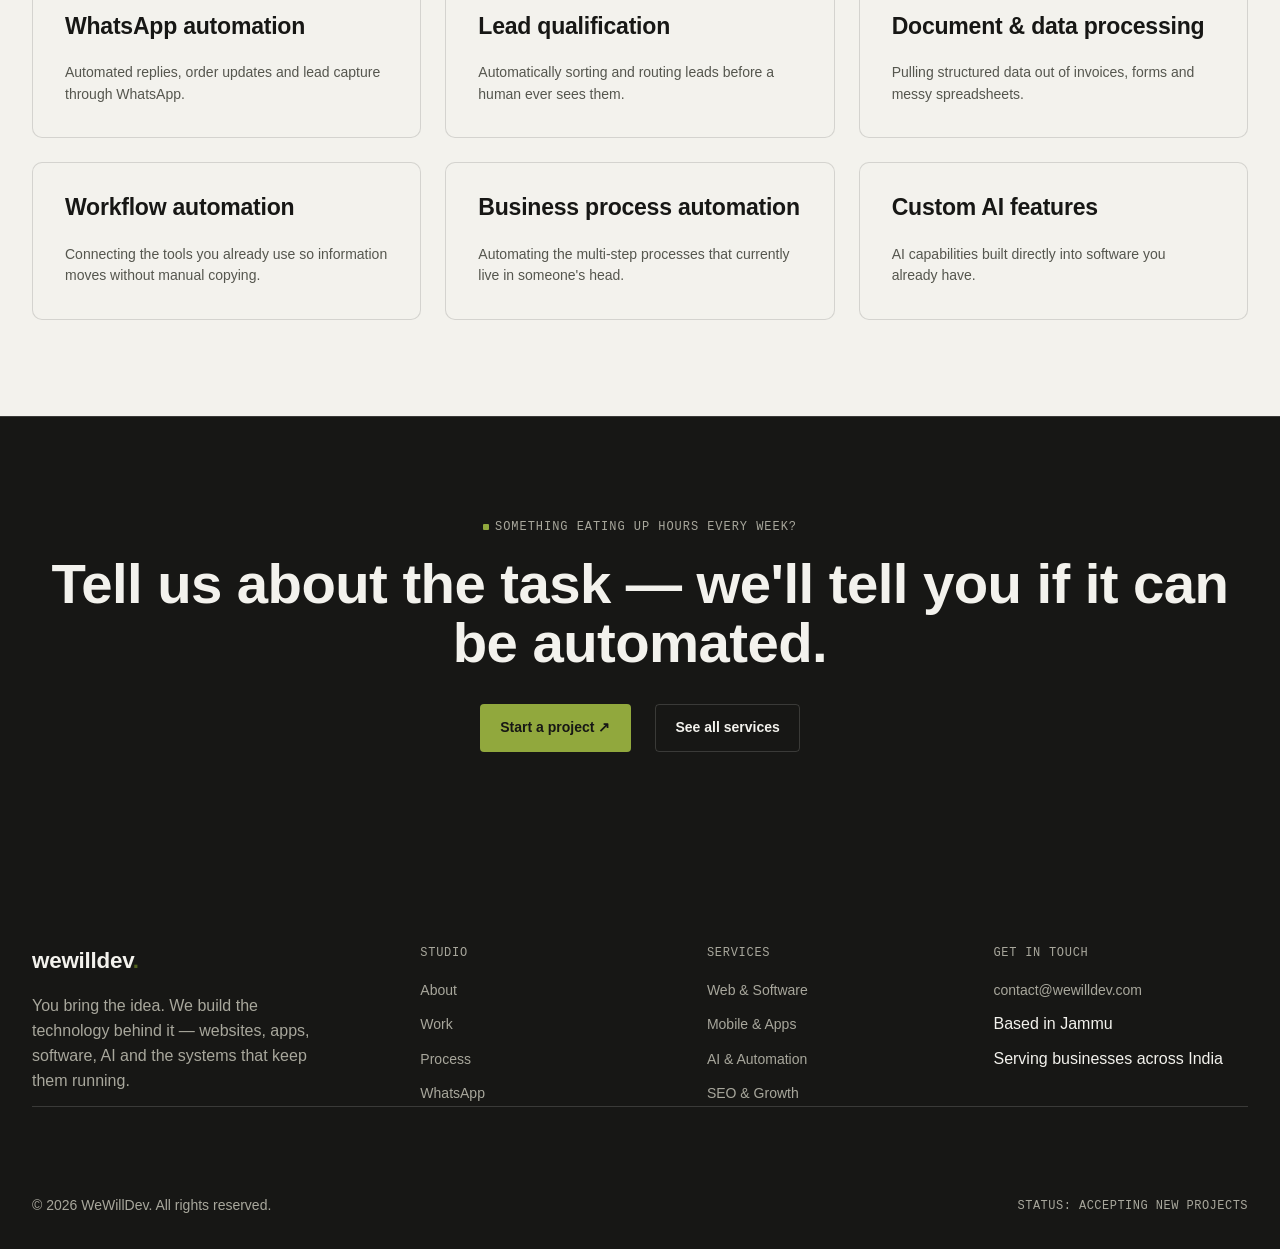
<file: services/ai-automation/index.html>
<!doctype html>
<html lang="en">

<head>
  <!-- Google Tag Manager -->
  <script>(function (w, d, s, l, i) {
      w[ l ] = w[ l ] || []; w[ l ].push({
        'gtm.start':
          new Date().getTime(), event: 'gtm.js'
      }); var f = d.getElementsByTagName(s)[ 0 ],
        j = d.createElement(s), dl = l != 'dataLayer' ? '&l=' + l : ''; j.async = true; j.src =
          'https://www.googletagmanager.com/gtm.js?id=' + i + dl; f.parentNode.insertBefore(j, f);
    })(window, document, 'script', 'dataLayer', 'GTM-MFSFBFQB');</script>
  <!-- End Google Tag Manager -->
  <meta charset="UTF-8">
  <meta name="viewport" content="width=device-width, initial-scale=1.0">
  <title>AI & Automation — Chatbots, WhatsApp & Workflows | WeWillDev</title>
  <meta name="description"
    content="AI assistants, chatbots, WhatsApp automation, lead qualification and workflow automation from WeWillDev — practical AI integrations for real business problems.">
  <link rel="canonical" href="https://wewilldev.com/services/ai-automation/">
  <link rel="stylesheet" href="/assets/css/site.css">
  <link rel="icon" href="/assets/images/favicon-64.png" type="image/png">
</head>

<body data-nav="services">
  <!-- Google Tag Manager (noscript) -->
  <noscript><iframe src="https://www.googletagmanager.com/ns.html?id=GTM-MFSFBFQB" height="0" width="0"
      style="display:none;visibility:hidden"></iframe></noscript>
  <!-- End Google Tag Manager (noscript) -->
  <header id="site-header" class="site-header"></header>

  <main>
    <section class="page-intro">
      <div class="container">
        <p class="eyebrow">Services / AI &amp; Automation</p>
        <div class="grid-12" style="gap: var(--sp-4); align-items:end; margin-top: var(--sp-2);">
          <h1 style="grid-column: 1/8; font-size: var(--fs-h1);">AI that removes work, not one that just talks.</h1>
          <p class="lede" style="grid-column: 8/13;">We build AI features and automations tied to a specific task —
            answering questions, qualifying leads, processing documents, moving data — not AI for its own sake.</p>
        </div>
      </div>
    </section>

    <section class="section section--first">
      <div class="container">
        <div class="image-frame"><img src="/assets/images/aiservices.webp"
            alt="Abstract diagram of connected automation nodes" width="1787" height="880" loading="eager" fetchpriority="high" decoding="async"></div>
      </div>
    </section>

    <section class="section">
      <div class="container">
        <div class="section-head">
          <div>
            <p class="eyebrow">What's included</p>
            <h2 style="font-size: var(--fs-h1); margin-top: var(--sp-2);">AI &amp; Automation.</h2>
          </div>
          <p class="lede">Usually this starts as one repetitive task, and grows from there.</p>
        </div>
        <div class="grid-12" style="gap: var(--sp-3);">
          <div class="service-card reveal" style="grid-column: span 4;">
            <h3>AI assistants</h3>
            <p>Assistants trained on your business's own information to answer real questions.</p>
          </div>
          <div class="service-card reveal" style="grid-column: span 4;">
            <h3>AI-powered business tools</h3>
            <p>Features inside your existing software that summarize, draft or classify.</p>
          </div>
          <div class="service-card reveal" style="grid-column: span 4;">
            <h3>AI chatbots</h3>
            <p>Website or app chatbots that actually resolve questions, not just deflect them.</p>
          </div>
          <div class="service-card reveal" style="grid-column: span 4;">
            <h3>WhatsApp automation</h3>
            <p>Automated replies, order updates and lead capture through WhatsApp.</p>
          </div>
          <div class="service-card reveal" style="grid-column: span 4;">
            <h3>Lead qualification</h3>
            <p>Automatically sorting and routing leads before a human ever sees them.</p>
          </div>
          <div class="service-card reveal" style="grid-column: span 4;">
            <h3>Document &amp; data processing</h3>
            <p>Pulling structured data out of invoices, forms and messy spreadsheets.</p>
          </div>
          <div class="service-card reveal" style="grid-column: span 4;">
            <h3>Workflow automation</h3>
            <p>Connecting the tools you already use so information moves without manual copying.</p>
          </div>
          <div class="service-card reveal" style="grid-column: span 4;">
            <h3>Business process automation</h3>
            <p>Automating the multi-step processes that currently live in someone's head.</p>
          </div>
          <div class="service-card reveal" style="grid-column: span 4;">
            <h3>Custom AI features</h3>
            <p>AI capabilities built directly into software you already have.</p>
          </div>
        </div>
      </div>
    </section>

    <section class="section section--dark">
      <div class="container" style="text-align:center;">
        <p class="eyebrow on-dark" style="justify-content:center;">Something eating up hours every week?</p>
        <h2 style="font-size: var(--fs-h1); margin-top: var(--sp-2);">Tell us about the task — we'll tell you if it can
          be automated.</h2>
        <div style="display:flex; justify-content:center; gap:var(--sp-3); margin-top: var(--sp-4); flex-wrap:wrap;">
          <a href="https://wa.me/919149501021?text=Hi%20WeWillDev%2C%20I%27d%20like%20to%20discuss%20a%20project."
            class="btn btn-primary" target="_blank" rel="noopener">
            Start a project ↗
          </a>
          <a href="/services/" class="btn btn-outline">See all services</a>
        </div>
      </div>
    </section>
  </main>

  <footer id="site-footer" class="site-footer"></footer>
  <script src="/assets/js/components.js"></script>
  <script src="/assets/js/main.js"></script>
</body>

</html>
</file>
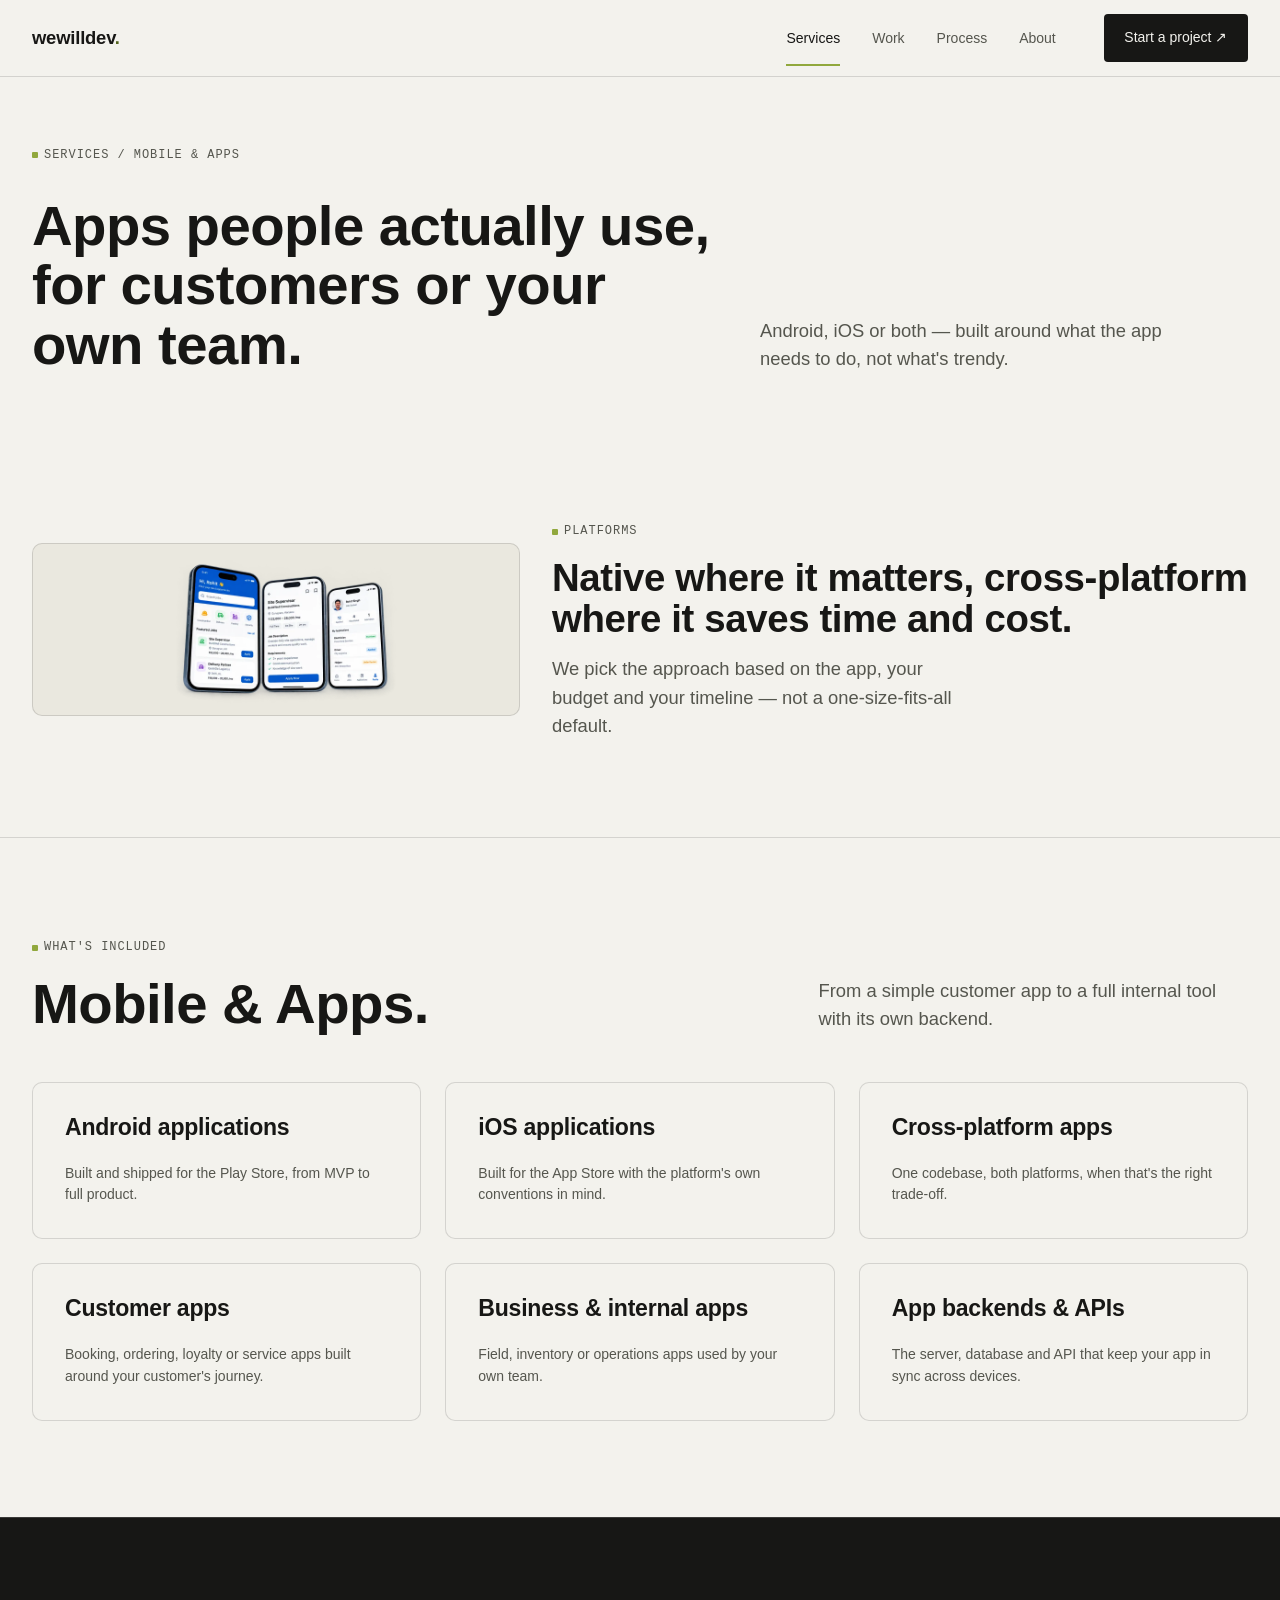
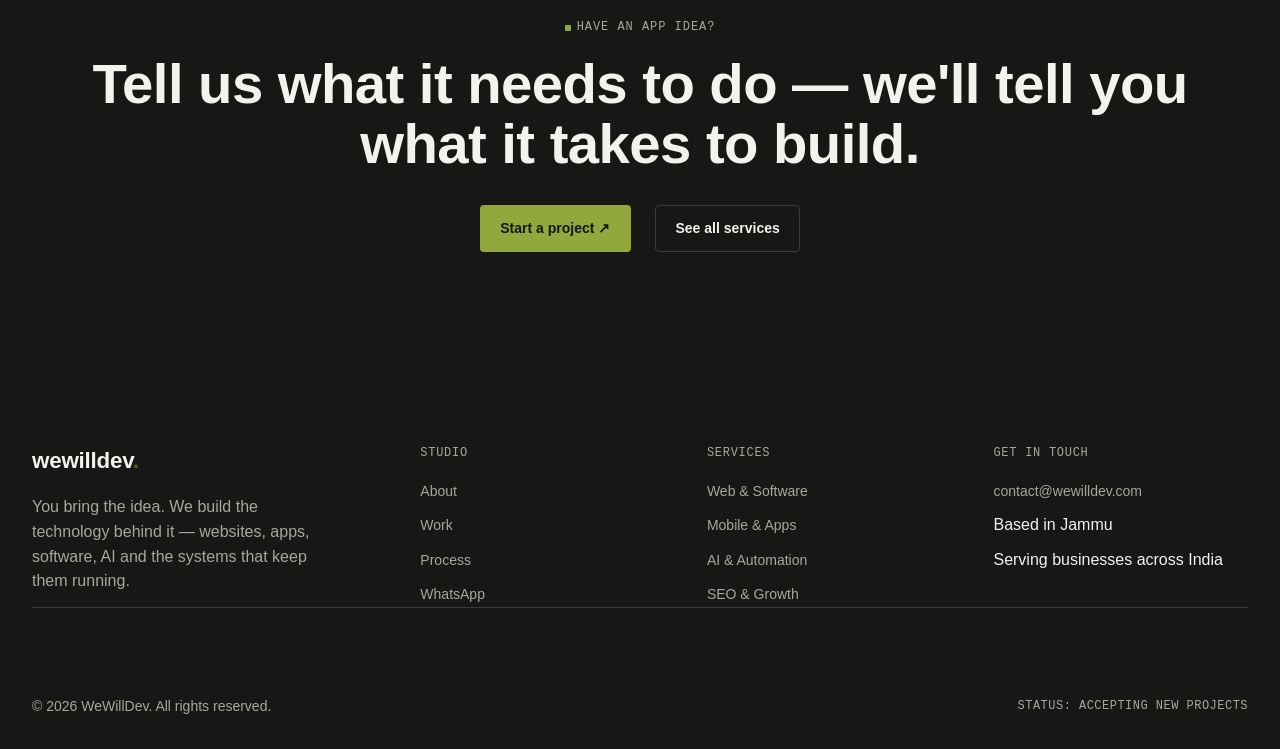
<file: services/mobile-app-development/index.html>
<!doctype html>
<html lang="en">

<head>
  <!-- Google Tag Manager -->
  <script>(function (w, d, s, l, i) {
      w[ l ] = w[ l ] || []; w[ l ].push({
        'gtm.start':
          new Date().getTime(), event: 'gtm.js'
      }); var f = d.getElementsByTagName(s)[ 0 ],
        j = d.createElement(s), dl = l != 'dataLayer' ? '&l=' + l : ''; j.async = true; j.src =
          'https://www.googletagmanager.com/gtm.js?id=' + i + dl; f.parentNode.insertBefore(j, f);
    })(window, document, 'script', 'dataLayer', 'GTM-MFSFBFQB');</script>
  <!-- End Google Tag Manager -->
  <meta charset="UTF-8">
  <meta name="viewport" content="width=device-width, initial-scale=1.0">
  <title>Mobile App Development — Android, iOS & Cross-Platform | WeWillDev</title>
  <meta name="description"
    content="Android, iOS and cross-platform app development from WeWillDev, including customer apps, internal business apps, and the backends and APIs that power them.">
  <link rel="canonical" href="https://wewilldev.com/services/mobile-app-development/">
  <link rel="stylesheet" href="/assets/css/site.css">
  <link rel="icon" href="/assets/images/favicon-64.png" type="image/png">
</head>

<body data-nav="services">
  <!-- Google Tag Manager (noscript) -->
  <noscript><iframe src="https://www.googletagmanager.com/ns.html?id=GTM-MFSFBFQB" height="0" width="0"
      style="display:none;visibility:hidden"></iframe></noscript>
  <!-- End Google Tag Manager (noscript) -->
  <header id="site-header" class="site-header"></header>

  <main>
    <section class="page-intro">
      <div class="container">
        <p class="eyebrow">Services / Mobile &amp; Apps</p>
        <div class="grid-12" style="gap: var(--sp-4); align-items:end; margin-top: var(--sp-2);">
          <h1 style="grid-column: 1/8; font-size: var(--fs-h1);">Apps people actually use, for customers or your own
            team.</h1>
          <p class="lede" style="grid-column: 8/13;">Android, iOS or both — built around what the app needs to do, not
            what's trendy.</p>
        </div>
      </div>
    </section>

    <section class="section section--first">
      <div class="container">
        <div class="grid-12" style="gap: var(--sp-4); align-items:center;">
          <div style="grid-column: 1/6;">
            <div class="image-frame"><img src="/assets/images/appdevservices.webp"
                alt="Abstract mobile app interface" width="2112" height="744" loading="eager" fetchpriority="high" decoding="async"></div>
          </div>
          <div style="grid-column: 6/13;">
            <p class="eyebrow">Platforms</p>
            <h2 style="font-size: var(--fs-h2); margin-top: var(--sp-2);">Native where it matters, cross-platform where
              it saves time and cost.</h2>
            <p class="lede" style="margin-top: var(--sp-2);">We pick the approach based on the app, your budget and your
              timeline — not a one-size-fits-all default.</p>
          </div>
        </div>
      </div>
    </section>

    <section class="section">
      <div class="container">
        <div class="section-head">
          <div>
            <p class="eyebrow">What's included</p>
            <h2 style="font-size: var(--fs-h1); margin-top: var(--sp-2);">Mobile &amp; Apps.</h2>
          </div>
          <p class="lede">From a simple customer app to a full internal tool with its own backend.</p>
        </div>
        <div class="grid-12" style="gap: var(--sp-3);">
          <div class="service-card reveal" style="grid-column: span 4;">
            <h3>Android applications</h3>
            <p>Built and shipped for the Play Store, from MVP to full product.</p>
          </div>
          <div class="service-card reveal" style="grid-column: span 4;">
            <h3>iOS applications</h3>
            <p>Built for the App Store with the platform's own conventions in mind.</p>
          </div>
          <div class="service-card reveal" style="grid-column: span 4;">
            <h3>Cross-platform apps</h3>
            <p>One codebase, both platforms, when that's the right trade-off.</p>
          </div>
          <div class="service-card reveal" style="grid-column: span 4;">
            <h3>Customer apps</h3>
            <p>Booking, ordering, loyalty or service apps built around your customer's journey.</p>
          </div>
          <div class="service-card reveal" style="grid-column: span 4;">
            <h3>Business &amp; internal apps</h3>
            <p>Field, inventory or operations apps used by your own team.</p>
          </div>
          <div class="service-card reveal" style="grid-column: span 4;">
            <h3>App backends &amp; APIs</h3>
            <p>The server, database and API that keep your app in sync across devices.</p>
          </div>
        </div>
      </div>
    </section>

    <section class="section section--dark">
      <div class="container" style="text-align:center;">
        <p class="eyebrow on-dark" style="justify-content:center;">Have an app idea?</p>
        <h2 style="font-size: var(--fs-h1); margin-top: var(--sp-2);">Tell us what it needs to do — we'll tell you what
          it takes to build.</h2>
        <div style="display:flex; justify-content:center; gap:var(--sp-3); margin-top: var(--sp-4); flex-wrap:wrap;">
          <a href="https://wa.me/919149501021?text=Hi%20WeWillDev%2C%20I%27d%20like%20to%20discuss%20a%20project."
            class="btn btn-primary" target="_blank" rel="noopener">
            Start a project ↗
          </a>
          <a href="/services/" class="btn btn-outline">See all services</a>
        </div>
      </div>
    </section>
  </main>

  <footer id="site-footer" class="site-footer"></footer>
  <script src="/assets/js/components.js"></script>
  <script src="/assets/js/main.js"></script>
</body>

</html>
</file>
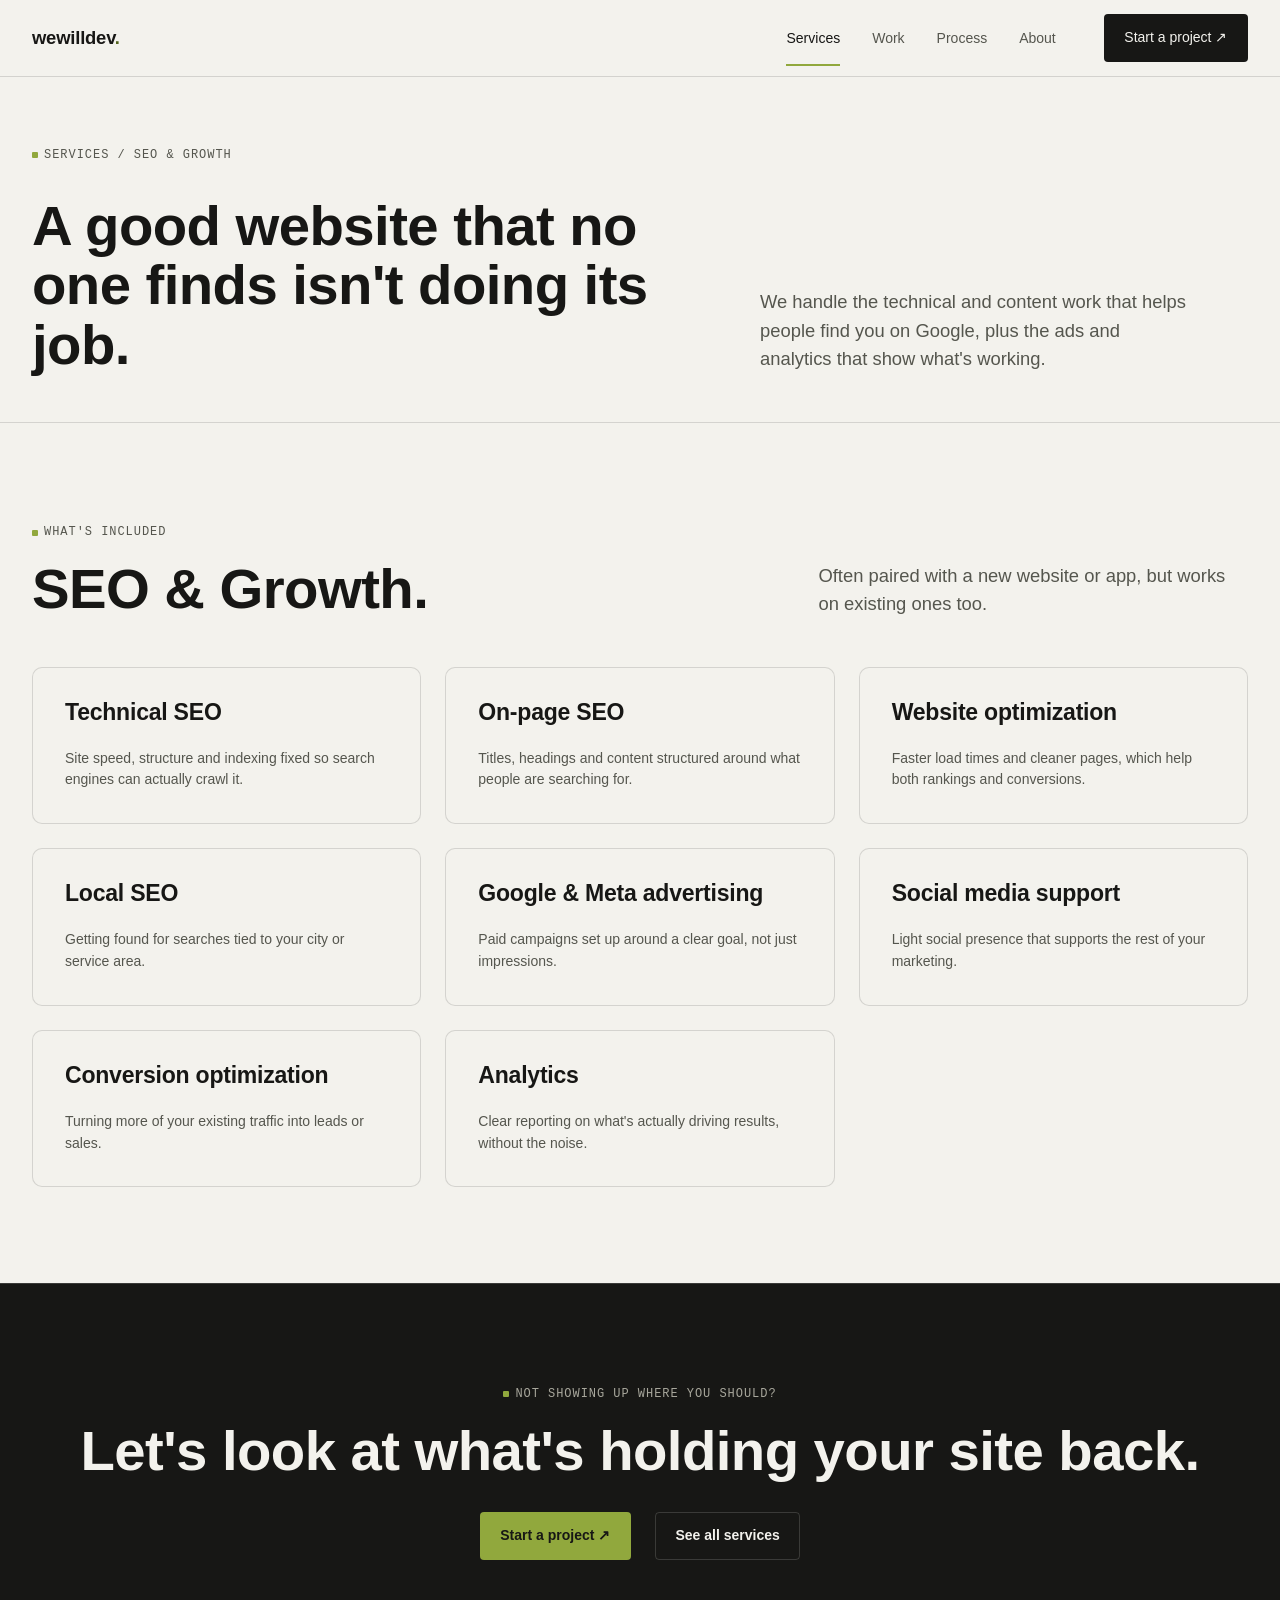
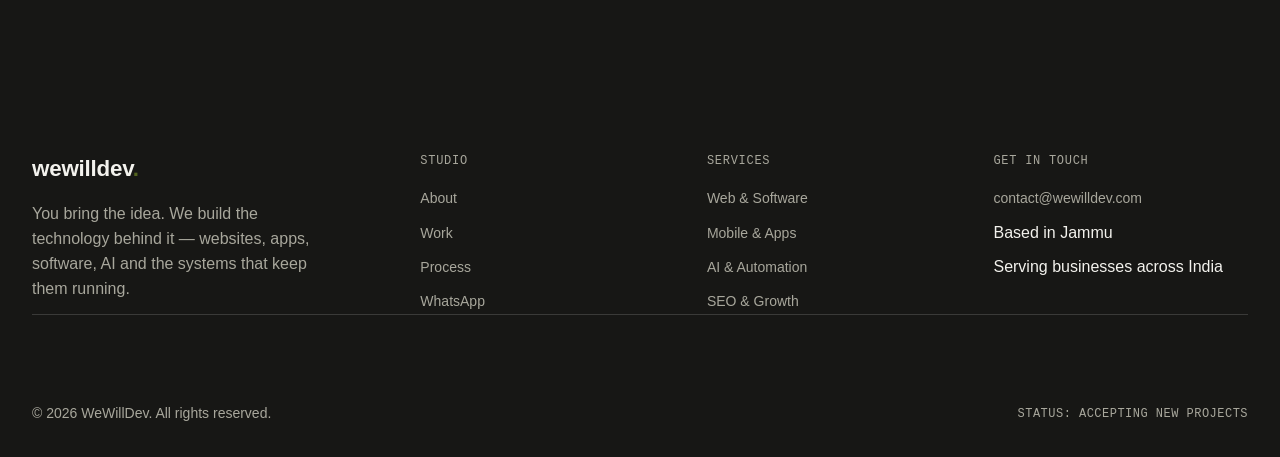
<file: services/seo/index.html>
<!doctype html>
<html lang="en">

<head>
  <!-- Google Tag Manager -->
  <script>(function (w, d, s, l, i) {
      w[ l ] = w[ l ] || []; w[ l ].push({
        'gtm.start':
          new Date().getTime(), event: 'gtm.js'
      }); var f = d.getElementsByTagName(s)[ 0 ],
        j = d.createElement(s), dl = l != 'dataLayer' ? '&l=' + l : ''; j.async = true; j.src =
          'https://www.googletagmanager.com/gtm.js?id=' + i + dl; f.parentNode.insertBefore(j, f);
    })(window, document, 'script', 'dataLayer', 'GTM-MFSFBFQB');</script>
  <!-- End Google Tag Manager -->
  <meta charset="UTF-8">
  <meta name="viewport" content="width=device-width, initial-scale=1.0">
  <title>SEO & Digital Growth Services | WeWillDev</title>
  <meta name="description"
    content="Technical SEO, local SEO, on-page optimization, Google & Meta advertising and analytics from WeWillDev — helping businesses across India get found online.">
  <link rel="canonical" href="https://wewilldev.com/services/seo/">
  <link rel="stylesheet" href="/assets/css/site.css">
  <link rel="icon" href="/assets/images/favicon-64.png" type="image/png">
</head>

<body data-nav="services">
  <!-- Google Tag Manager (noscript) -->
  <noscript><iframe src="https://www.googletagmanager.com/ns.html?id=GTM-MFSFBFQB" height="0" width="0"
      style="display:none;visibility:hidden"></iframe></noscript>
  <!-- End Google Tag Manager (noscript) -->
  <header id="site-header" class="site-header"></header>

  <main>
    <section class="page-intro">
      <div class="container">
        <p class="eyebrow">Services / SEO &amp; Growth</p>
        <div class="grid-12" style="gap: var(--sp-4); align-items:end; margin-top: var(--sp-2);">
          <h1 style="grid-column: 1/8; font-size: var(--fs-h1);">A good website that no one finds isn't doing its job.
          </h1>
          <p class="lede" style="grid-column: 8/13;">We handle the technical and content work that helps people find you
            on Google, plus the ads and analytics that show what's working.</p>
        </div>
      </div>
    </section>

    <section class="section">
      <div class="container">
        <div class="section-head">
          <div>
            <p class="eyebrow">What's included</p>
            <h2 style="font-size: var(--fs-h1); margin-top: var(--sp-2);">SEO &amp; Growth.</h2>
          </div>
          <p class="lede">Often paired with a new website or app, but works on existing ones too.</p>
        </div>
        <div class="grid-12" style="gap: var(--sp-3);">
          <div class="service-card reveal" style="grid-column: span 4;">
            <h3>Technical SEO</h3>
            <p>Site speed, structure and indexing fixed so search engines can actually crawl it.</p>
          </div>
          <div class="service-card reveal" style="grid-column: span 4;">
            <h3>On-page SEO</h3>
            <p>Titles, headings and content structured around what people are searching for.</p>
          </div>
          <div class="service-card reveal" style="grid-column: span 4;">
            <h3>Website optimization</h3>
            <p>Faster load times and cleaner pages, which help both rankings and conversions.</p>
          </div>
          <div class="service-card reveal" style="grid-column: span 4;">
            <h3>Local SEO</h3>
            <p>Getting found for searches tied to your city or service area.</p>
          </div>
          <div class="service-card reveal" style="grid-column: span 4;">
            <h3>Google &amp; Meta advertising</h3>
            <p>Paid campaigns set up around a clear goal, not just impressions.</p>
          </div>
          <div class="service-card reveal" style="grid-column: span 4;">
            <h3>Social media support</h3>
            <p>Light social presence that supports the rest of your marketing.</p>
          </div>
          <div class="service-card reveal" style="grid-column: span 4;">
            <h3>Conversion optimization</h3>
            <p>Turning more of your existing traffic into leads or sales.</p>
          </div>
          <div class="service-card reveal" style="grid-column: span 4;">
            <h3>Analytics</h3>
            <p>Clear reporting on what's actually driving results, without the noise.</p>
          </div>
        </div>
      </div>
    </section>

    <section class="section section--dark">
      <div class="container" style="text-align:center;">
        <p class="eyebrow on-dark" style="justify-content:center;">Not showing up where you should?</p>
        <h2 style="font-size: var(--fs-h1); margin-top: var(--sp-2);">Let's look at what's holding your site back.</h2>
        <div style="display:flex; justify-content:center; gap:var(--sp-3); margin-top: var(--sp-4); flex-wrap:wrap;">
          <a href="https://wa.me/919149501021?text=Hi%20WeWillDev%2C%20I%27d%20like%20to%20discuss%20a%20project."
            class="btn btn-primary" target="_blank" rel="noopener">
            Start a project ↗
          </a>
          <a href="/services/" class="btn btn-outline">See all services</a>
        </div>
      </div>
    </section>
  </main>

  <footer id="site-footer" class="site-footer"></footer>
  <script src="/assets/js/components.js"></script>
  <script src="/assets/js/main.js"></script>
</body>

</html>
</file>
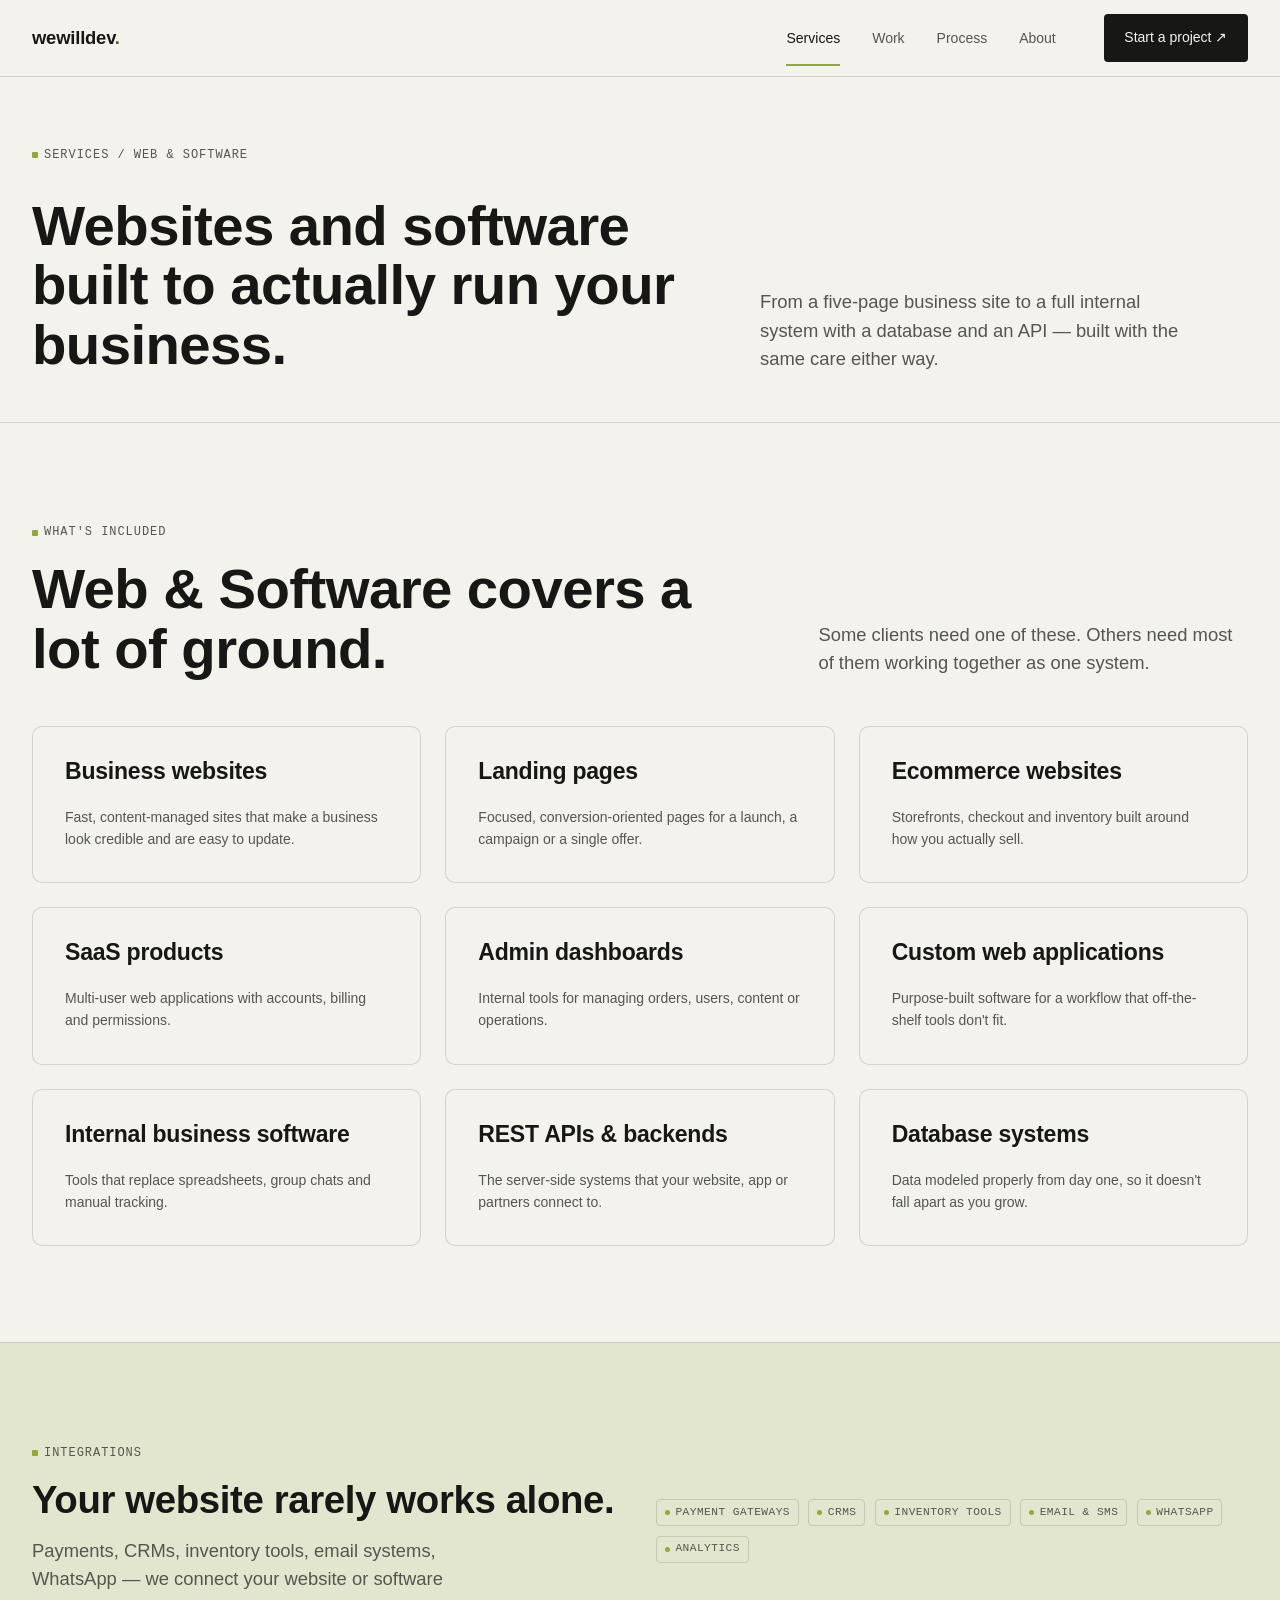
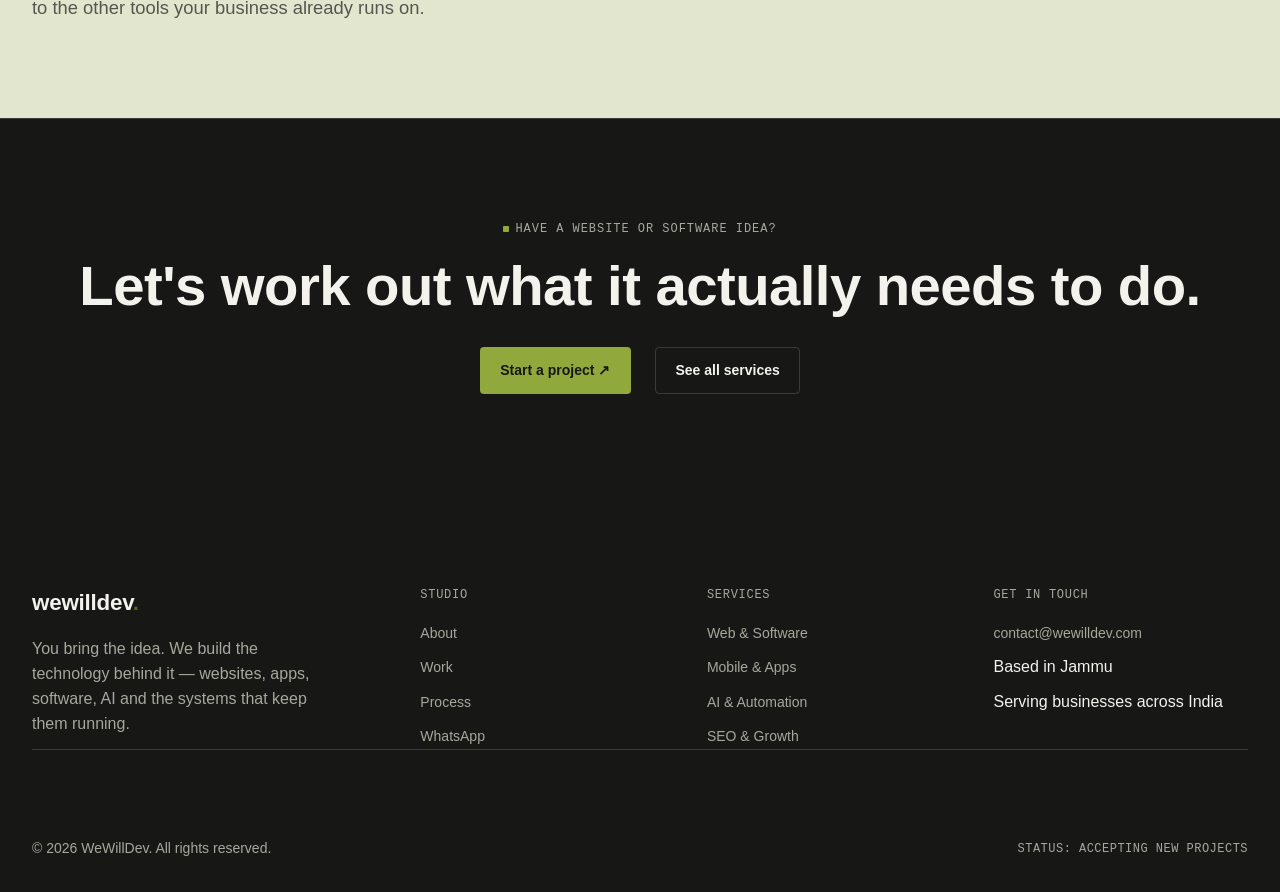
<file: services/web-development/index.html>
<!doctype html>
<html lang="en">

<head>
  <!-- Google Tag Manager -->
  <script>(function (w, d, s, l, i) {
      w[ l ] = w[ l ] || []; w[ l ].push({
        'gtm.start':
          new Date().getTime(), event: 'gtm.js'
      }); var f = d.getElementsByTagName(s)[ 0 ],
        j = d.createElement(s), dl = l != 'dataLayer' ? '&l=' + l : ''; j.async = true; j.src =
          'https://www.googletagmanager.com/gtm.js?id=' + i + dl; f.parentNode.insertBefore(j, f);
    })(window, document, 'script', 'dataLayer', 'GTM-MFSFBFQB');</script>
  <!-- End Google Tag Manager -->
  <meta charset="UTF-8">
  <meta name="viewport" content="width=device-width, initial-scale=1.0">
  <title>Web Development & Custom Software | WeWillDev</title>
  <meta name="description"
    content="Business websites, ecommerce, SaaS products, admin dashboards and custom web applications built by WeWillDev — a web development agency serving businesses across India.">
  <link rel="canonical" href="https://wewilldev.com/services/web-development/">
  <link rel="stylesheet" href="/assets/css/site.css">
  <link rel="icon" href="/assets/images/favicon-64.png" type="image/png">
</head>

<body data-nav="services">
  <!-- Google Tag Manager (noscript) -->
  <noscript><iframe src="https://www.googletagmanager.com/ns.html?id=GTM-MFSFBFQB" height="0" width="0"
      style="display:none;visibility:hidden"></iframe></noscript>
  <!-- End Google Tag Manager (noscript) -->
  <header id="site-header" class="site-header"></header>

  <main>
    <section class="page-intro">
      <div class="container">
        <p class="eyebrow">Services / Web &amp; Software</p>
        <div class="grid-12" style="gap: var(--sp-4); align-items:end; margin-top: var(--sp-2);">
          <h1 style="grid-column: 1/8; font-size: var(--fs-h1);">Websites and software built to actually run your
            business.</h1>
          <p class="lede" style="grid-column: 8/13;">From a five-page business site to a full internal system with a
            database and an API — built with the same care either way.</p>
        </div>
      </div>
    </section>


    <section class="section">
      <div class="container">
        <div class="section-head">
          <div>
            <p class="eyebrow">What's included</p>
            <h2 style="font-size: var(--fs-h1); margin-top: var(--sp-2);">Web &amp; Software covers a lot of ground.
            </h2>
          </div>
          <p class="lede">Some clients need one of these. Others need most of them working together as one system.</p>
        </div>
        <div class="grid-12" style="gap: var(--sp-3);">
          <div class="service-card reveal" style="grid-column: span 4;">
            <h3>Business websites</h3>
            <p>Fast, content-managed sites that make a business look credible and are easy to update.</p>
          </div>
          <div class="service-card reveal" style="grid-column: span 4;">
            <h3>Landing pages</h3>
            <p>Focused, conversion-oriented pages for a launch, a campaign or a single offer.</p>
          </div>
          <div class="service-card reveal" style="grid-column: span 4;">
            <h3>Ecommerce websites</h3>
            <p>Storefronts, checkout and inventory built around how you actually sell.</p>
          </div>
          <div class="service-card reveal" style="grid-column: span 4;">
            <h3>SaaS products</h3>
            <p>Multi-user web applications with accounts, billing and permissions.</p>
          </div>
          <div class="service-card reveal" style="grid-column: span 4;">
            <h3>Admin dashboards</h3>
            <p>Internal tools for managing orders, users, content or operations.</p>
          </div>
          <div class="service-card reveal" style="grid-column: span 4;">
            <h3>Custom web applications</h3>
            <p>Purpose-built software for a workflow that off-the-shelf tools don't fit.</p>
          </div>
          <div class="service-card reveal" style="grid-column: span 4;">
            <h3>Internal business software</h3>
            <p>Tools that replace spreadsheets, group chats and manual tracking.</p>
          </div>
          <div class="service-card reveal" style="grid-column: span 4;">
            <h3>REST APIs &amp; backends</h3>
            <p>The server-side systems that your website, app or partners connect to.</p>
          </div>
          <div class="service-card reveal" style="grid-column: span 4;">
            <h3>Database systems</h3>
            <p>Data modeled properly from day one, so it doesn't fall apart as you grow.</p>
          </div>
        </div>
      </div>
    </section>

    <section class="section section--tint">
      <div class="container">
        <div class="grid-12" style="gap: var(--sp-4); align-items:center;">
          <div style="grid-column: 1/7;">
            <p class="eyebrow">Integrations</p>
            <h2 style="font-size: var(--fs-h2); margin-top: var(--sp-2);">Your website rarely works alone.</h2>
            <p class="lede" style="margin-top: var(--sp-2);">Payments, CRMs, inventory tools, email systems, WhatsApp —
              we connect your website or software to the other tools your business already runs on.</p>
          </div>
          <div style="grid-column: 7/13; display:flex; flex-wrap:wrap; gap:0.6em;">
            <span class="build-tag"><span class="dot"></span>Payment gateways</span>
            <span class="build-tag"><span class="dot"></span>CRMs</span>
            <span class="build-tag"><span class="dot"></span>Inventory tools</span>
            <span class="build-tag"><span class="dot"></span>Email &amp; SMS</span>
            <span class="build-tag"><span class="dot"></span>WhatsApp</span>
            <span class="build-tag"><span class="dot"></span>Analytics</span>
          </div>
        </div>
      </div>
    </section>

    <section class="section section--dark">
      <div class="container" style="text-align:center;">
        <p class="eyebrow on-dark" style="justify-content:center;">Have a website or software idea?</p>
        <h2 style="font-size: var(--fs-h1); margin-top: var(--sp-2);">Let's work out what it actually needs to do.</h2>
        <div style="display:flex; justify-content:center; gap:var(--sp-3); margin-top: var(--sp-4); flex-wrap:wrap;">
          <a href="https://wa.me/919149501021?text=Hi%20WeWillDev%2C%20I%27d%20like%20to%20discuss%20a%20project."
            class="btn btn-primary" target="_blank" rel="noopener">
            Start a project ↗
          </a>
          <a href="/services/" class="btn btn-outline">See all services</a>
        </div>
      </div>
    </section>
  </main>

  <footer id="site-footer" class="site-footer"></footer>
  <script src="/assets/js/components.js"></script>
  <script src="/assets/js/main.js"></script>
</body>

</html>
</file>
<file: assets/css/site.css>
/* ==========================================================================
   WeWillDev — Base
   Tokens, reset, typography
   ========================================================================== */

:root {
  /* Color */
  --bg: #f3f2ed;
  --bg-alt: #eae8df;
  --bg-dark: #171715;
  --ink: #171715;
  --ink-soft: #55564e;
  --ink-on-dark: #f3f2ed;
  --ink-on-dark-soft: #a8a79c;
  --accent: #91a83d;
  --accent-dark: #53641e;
  --accent-tint: #e3e6ce;
  --line: rgba(23, 23, 21, 0.14);
  --line-on-dark: rgba(243, 242, 237, 0.16);
  --white: #ffffff;

  /* Type */
  --font-display: "Space Grotesk", "Helvetica Neue", Arial, sans-serif;
  --font-body: "DM Sans", "Helvetica Neue", Arial, sans-serif;
  --font-mono: "JetBrains Mono", "SFMono-Regular", Consolas, monospace;

  --fs-hero: clamp(2.75rem, 6.2vw, 5.75rem);
  --fs-h1: clamp(2.25rem, 4.4vw, 3.75rem);
  --fs-h2: clamp(1.75rem, 3vw, 2.5rem);
  --fs-h3: clamp(1.25rem, 1.8vw, 1.5rem);
  --fs-body-lg: 1.15rem;
  --fs-body: 1rem;
  --fs-small: 0.875rem;
  --fs-label: 0.75rem;

  /* Spacing (8px base) */
  --sp-1: 0.5rem;
  --sp-2: 1rem;
  --sp-3: 1.5rem;
  --sp-4: 2rem;
  --sp-5: 3rem;
  --sp-6: 4rem;
  --sp-7: 6rem;
  --sp-8: 8rem;

  --radius-sm: 4px;
  --radius-md: 10px;
  --container-max: 1280px;
  --ease: cubic-bezier(0.4, 0, 0.2, 1);
}

* {
  box-sizing: border-box;
}
html {
  scroll-behavior: smooth;
}

body {
  margin: 0;
  background: var(--bg);
  color: var(--ink);
  font-family: var(--font-body);
  font-size: var(--fs-body);
  line-height: 1.55;
  -webkit-font-smoothing: antialiased;
  text-rendering: optimizeLegibility;
}

img {
  max-width: 100%;
  display: block;
}
a {
  color: inherit;
  text-decoration: none;
}
button {
  font-family: inherit;
  cursor: pointer;
}
ul {
  margin: 0;
  padding: 0;
  list-style: none;
}

h1,
h2,
h3,
h4 {
  font-family: var(--font-display);
  font-weight: 600;
  line-height: 1.05;
  letter-spacing: -0.01em;
  margin: 0;
  color: var(--ink);
}

p {
  margin: 0;
}

::selection {
  background: var(--accent);
  color: var(--bg-dark);
}

:focus-visible {
  outline: 2px solid var(--accent-dark);
  outline-offset: 3px;
}

@media (prefers-reduced-motion: reduce) {
  html {
    scroll-behavior: auto;
  }
  * {
    animation-duration: 0.01ms !important;
    transition-duration: 0.01ms !important;
  }
}

/* Utility text roles */
.eyebrow {
  font-family: var(--font-mono);
  font-size: var(--fs-label);
  letter-spacing: 0.08em;
  text-transform: uppercase;
  color: var(--ink-soft);
  display: inline-flex;
  align-items: center;
  gap: 0.5em;
}
.eyebrow::before {
  content: "";
  width: 6px;
  height: 6px;
  background: var(--accent);
  border-radius: 1px;
  display: inline-block;
}
.on-dark .eyebrow,
.eyebrow.on-dark {
  color: var(--ink-on-dark-soft);
}

.lede {
  font-size: var(--fs-body-lg);
  color: var(--ink-soft);
  max-width: 42ch;
}

.mono-tag {
  font-family: var(--font-mono);
  font-size: var(--fs-label);
  letter-spacing: 0.04em;
  text-transform: uppercase;
}

/* ==========================================================================
   WeWillDev — Layout
   Containers, grid, section rhythm
   ========================================================================== */

.container {
  width: 100%;
  max-width: var(--container-max);
  margin-inline: auto;
  padding-inline: var(--sp-4);
}

@media (max-width: 768px) {
  .container {
    padding-inline: var(--sp-3);
  }
}

.grid-12 {
  display: grid;
  grid-template-columns: repeat(12, 1fr);
  gap: var(--sp-3);
}

section {
  position: relative;
}

.section {
  padding-block: var(--sp-7);
  border-top: 1px solid var(--line);
}
.section--tight {
  padding-block: var(--sp-6);
}
.section--dark {
  background: var(--bg-dark);
  color: var(--ink-on-dark);
  border-top-color: var(--line-on-dark);
}
.section--dark h1,
.section--dark h2,
.section--dark h3 {
  color: var(--ink-on-dark);
}
.section--dark p {
  color: var(--ink-on-dark-soft);
}
.section--tint {
  background: var(--accent-tint);
}
.section--first {
  border-top: none;
}

@media (max-width: 768px) {
  .section {
    padding-block: var(--sp-6);
  }
  .section--tight {
    padding-block: var(--sp-5);
  }
}

/* Section header: eyebrow + heading + optional lede, used across pages */
.section-head {
  display: grid;
  grid-template-columns: minmax(0, 7fr) minmax(0, 5fr);
  gap: var(--sp-4);
  align-items: end;
  margin-bottom: var(--sp-5);
}
.section-head .lede {
  margin-left: auto;
}

@media (max-width: 860px) {
  .section-head {
    grid-template-columns: 1fr;
    align-items: start;
  }
  .section-head .lede {
    margin-left: 0;
  }
}

/* Index line: signature blueprint-style divider used between blocks */
.index-line {
  display: flex;
  align-items: center;
  gap: var(--sp-2);
  font-family: var(--font-mono);
  font-size: var(--fs-label);
  color: var(--ink-soft);
  letter-spacing: 0.04em;
  margin-block: var(--sp-3);
}
.index-line::after {
  content: "";
  flex: 1;
  height: 1px;
  background: var(--line);
}
.section--dark .index-line {
  color: var(--ink-on-dark-soft);
}
.section--dark .index-line::after {
  background: var(--line-on-dark);
}

.reveal {
  opacity: 0;
  transform: translateY(14px);
  transition:
    opacity 0.6s var(--ease),
    transform 0.6s var(--ease);
}
.reveal.is-visible {
  opacity: 1;
  transform: none;
}

.hide-mobile {
  display: block;
}
.show-mobile {
  display: none;
}
@media (max-width: 768px) {
  .hide-mobile {
    display: none;
  }
  .show-mobile {
    display: block;
  }
}

/* ==========================================================================
   WeWillDev — Components
   ========================================================================== */

/* ---- Header ---- */
.site-header {
  position: sticky;
  top: 0;
  z-index: 100;
  min-height: 76px;
  background: rgba(243, 242, 237, 0.88);
  backdrop-filter: blur(10px);
  border-bottom: 1px solid var(--line);
}
.site-header .container {
  display: flex;
  align-items: center;
  justify-content: space-between;
  height: 76px;
}
.logo {
  font-family: var(--font-display);
  font-weight: 600;
  font-size: 1.15rem;
  letter-spacing: -0.01em;
}
.logo span {
  color: var(--accent-dark);
}

.main-nav {
  display: flex;
  align-items: center;
  gap: var(--sp-5);
}
.main-nav ul {
  display: flex;
  gap: var(--sp-4);
}
.main-nav a {
  font-size: var(--fs-small);
  font-weight: 500;
  color: var(--ink-soft);
  transition: color 0.15s var(--ease);
  position: relative;
}
.main-nav .btn-primary,
.mobile-nav .btn-primary {
  color: var(--bg);
}
.main-nav a:hover,
.main-nav a.is-active {
  color: var(--ink);
}
.main-nav a.is-active::after {
  content: "";
  position: absolute;
  left: 0;
  right: 0;
  bottom: -20px;
  height: 2px;
  background: var(--accent);
}

.nav-toggle {
  display: none;
  background: none;
  border: none;
  width: 32px;
  height: 32px;
  padding: 0;
  flex-direction: column;
  justify-content: center;
  gap: 5px;
}
.nav-toggle span {
  display: block;
  width: 100%;
  height: 2px;
  background: var(--ink);
  transition:
    transform 0.2s var(--ease),
    opacity 0.2s var(--ease);
}

.mobile-nav {
  display: none;
  position: fixed;
  inset: 76px 0 0 0;
  background: var(--bg);
  z-index: 99;
  padding: var(--sp-5) var(--sp-3);
  overflow-y: auto;
}
.mobile-nav.is-open {
  display: block;
}
.mobile-nav ul {
  display: flex;
  flex-direction: column;
  gap: 0;
}
.mobile-nav a {
  display: block;
  font-family: var(--font-display);
  font-size: 1.75rem;
  font-weight: 500;
  padding: var(--sp-2) 0;
  border-bottom: 1px solid var(--line);
}
.mobile-nav .btn {
  margin-top: var(--sp-4);
  width: 100%;
  justify-content: center;
}

@media (max-width: 860px) {
  .main-nav ul,
  .main-nav .btn {
    display: none;
  }
  .nav-toggle {
    display: flex;
  }
}

body.nav-open {
  overflow: hidden;
}

/* ---- Buttons ---- */
.btn {
  display: inline-flex;
  align-items: center;
  gap: 0.5em;
  font-family: var(--font-body);
  font-weight: 600;
  font-size: var(--fs-small);
  padding: 0.85em 1.4em;
  border-radius: var(--radius-sm);
  border: 1px solid transparent;
  transition:
    transform 0.15s var(--ease),
    background 0.15s var(--ease),
    border-color 0.15s var(--ease),
    color 0.15s var(--ease);
  white-space: nowrap;
}
.btn-primary {
  background: var(--ink);
  color: var(--bg);
}
.btn-primary:hover {
  background: var(--accent-dark);
}
.section--dark .btn-primary {
  background: var(--accent);
  color: var(--bg-dark);
}
.section--dark .btn-primary:hover {
  background: var(--ink-on-dark);
}

.btn-outline {
  background: transparent;
  border-color: var(--line);
  color: var(--ink);
}
.btn-outline:hover {
  border-color: var(--ink);
}
.section--dark .btn-outline {
  border-color: var(--line-on-dark);
  color: var(--ink-on-dark);
}
.section--dark .btn-outline:hover {
  border-color: var(--ink-on-dark);
}

.btn-text {
  padding: 0;
  font-weight: 500;
  border-bottom: 1px solid var(--ink);
  border-radius: 0;
}
.btn-text:hover {
  color: var(--accent-dark);
  border-color: var(--accent-dark);
}

/* ---- Build tag (signature chip) ---- */
.build-tag {
  font-family: var(--font-mono);
  font-size: 0.7rem;
  letter-spacing: 0.04em;
  text-transform: uppercase;
  border: 1px solid var(--line);
  border-radius: var(--radius-sm);
  padding: 0.35em 0.7em;
  display: inline-flex;
  align-items: center;
  gap: 0.5em;
  color: var(--ink-soft);
}
.build-tag .dot {
  width: 5px;
  height: 5px;
  border-radius: 50%;
  background: var(--accent);
}
.section--dark .build-tag {
  border-color: var(--line-on-dark);
  color: var(--ink-on-dark-soft);
}

/* ---- Capability strip ---- */
.capability-strip {
  border-top: 1px solid var(--line);
  border-bottom: 1px solid var(--line);
  overflow: hidden;
  background: var(--bg-dark);
}
.capability-strip .track {
  display: flex;
  gap: var(--sp-6);
  padding-block: var(--sp-2);
  font-family: var(--font-mono);
  font-size: var(--fs-small);
  color: var(--ink-on-dark-soft);
  white-space: nowrap;
  animation: scroll-strip 32s linear infinite;
  width: max-content;
}
.capability-strip .track span {
  color: var(--accent);
  margin-right: var(--sp-6);
}
@keyframes scroll-strip {
  from {
    transform: translateX(0);
  }
  to {
    transform: translateX(-50%);
  }
}
@media (prefers-reduced-motion: reduce) {
  .capability-strip .track {
    animation: none;
  }
}

/* ---- Service card ---- */
.service-card {
  border: 1px solid var(--line);
  border-radius: var(--radius-md);
  padding: var(--sp-4);
  background: var(--bg);
  display: flex;
  flex-direction: column;
  gap: var(--sp-3);
  transition:
    border-color 0.2s var(--ease),
    transform 0.2s var(--ease);
}
.service-card:hover {
  border-color: var(--ink);
  transform: translateY(-3px);
}
.service-card .index {
  font-family: var(--font-mono);
  font-size: var(--fs-label);
  color: var(--accent-dark);
}
.service-card h3 {
  font-size: var(--fs-h3);
}
.service-card p {
  color: var(--ink-soft);
  font-size: var(--fs-small);
}
.service-card .tags {
  display: flex;
  flex-wrap: wrap;
  gap: 0.4em;
  margin-top: auto;
}
.service-card .tag {
  font-size: 0.7rem;
  font-family: var(--font-mono);
  color: var(--ink-soft);
  background: var(--bg-alt);
  padding: 0.25em 0.6em;
  border-radius: var(--radius-sm);
}
.service-card .go {
  display: flex;
  align-items: center;
  gap: 0.4em;
  font-size: var(--fs-small);
  font-weight: 600;
  color: var(--ink);
  margin-top: var(--sp-1);
}
.service-card:hover .go {
  color: var(--accent-dark);
}

/* ---- Project / work card ---- */
.project-card {
  display: grid;
  grid-template-columns: 1fr 1fr;
  gap: var(--sp-4);
  align-items: center;
  padding-block: var(--sp-4);
  border-top: 1px solid var(--line);
}
.project-card:last-child {
  border-bottom: 1px solid var(--line);
}
.project-card .media {
  aspect-ratio: 4/3;
  border-radius: var(--radius-md);
  overflow: hidden;
  background: var(--bg-alt);
}
.project-card .media img {
  width: 100%;
  height: 100%;
  object-fit: cover;
}
.project-card .meta {
  display: flex;
  flex-direction: column;
  gap: var(--sp-2);
}
.project-card h3 {
  font-size: var(--fs-h2);
}
.project-card p {
  color: var(--ink-soft);
}
.project-card .facts {
  display: flex;
  gap: var(--sp-3);
  flex-wrap: wrap;
}

@media (max-width: 768px) {
  .project-card {
    grid-template-columns: 1fr;
  }

  .hero-media {
    display: none;
  }
}

/* ---- Process step ---- */
.process-step {
  display: grid;
  grid-template-columns: 90px 1fr;
  gap: var(--sp-4);
  padding-block: var(--sp-4);
  border-top: 1px solid var(--line);
}
.process-step .num {
  font-family: var(--font-mono);
  font-size: 1.5rem;
  color: var(--accent-dark);
}
.process-step h3 {
  font-size: var(--fs-h3);
  margin-bottom: var(--sp-1);
}
.process-step p {
  color: var(--ink-soft);
  max-width: 60ch;
}
@media (max-width: 600px) {
  .process-step {
    grid-template-columns: 1fr;
    gap: var(--sp-1);
  }
}

/* ---- Who-we-build-for chips ---- */
.audience-list {
  display: flex;
  flex-wrap: wrap;
  gap: var(--sp-2);
}
.audience-chip {
  border: 1px solid var(--line);
  border-radius: 999px;
  padding: 0.6em 1.1em;
  font-size: var(--fs-small);
  font-weight: 500;
}
.section--dark .audience-chip {
  border-color: var(--line-on-dark);
}

/* ---- Image frame with build tag overlay ---- */
.image-frame {
  position: relative;
  border-radius: var(--radius-md);
  overflow: hidden;
  background: var(--bg-alt);
  border: 1px solid var(--line);
}
.image-frame img {
  width: 100%;
  height: 100%;
  object-fit: cover;
}
.image-frame .frame-tag {
  position: absolute;
  bottom: var(--sp-2);
  left: var(--sp-2);
  background: rgba(23, 23, 21, 0.82);
  color: var(--ink-on-dark);
  backdrop-filter: blur(4px);
}

/* ---- Footer ---- */
.site-footer {
  background: var(--bg-dark);
  color: var(--ink-on-dark);
  padding-block: var(--sp-6) var(--sp-4);
}
.footer-top {
  display: grid;
  grid-template-columns: 1.4fr repeat(3, 1fr);
  margin-top: var(--sp-4);
  margin-bottom: var(--sp-6);
  gap: var(--sp-4);
  border-bottom: 1px solid var(--line-on-dark);
}
.footer-brand .logo {
  color: var(--ink-on-dark);
  font-size: 1.4rem;
  margin-bottom: var(--sp-2);
}
.footer-brand p {
  color: var(--ink-on-dark-soft);
  max-width: 32ch;
}
.footer-heading {
  font-family: var(--font-mono);
  font-size: var(--fs-label);
  text-transform: uppercase;
  letter-spacing: 0.06em;
  color: var(--ink-on-dark-soft);
  margin-bottom: var(--sp-2);
  font-weight: 500;
}
.footer-col ul {
  display: flex;
  flex-direction: column;
  gap: 0.6em;
}
.footer-col a {
  color: var(--ink-on-dark-soft);
  font-size: var(--fs-small);
  transition: color 0.15s var(--ease);
}
.footer-col a:hover {
  color: r;
}
.footer-bottom {
  display: flex;
  justify-content: space-between;
  align-items: center;
  padding-top: var(--sp-3);
  font-size: var(--fs-small);
  color: var(--ink-on-dark-soft);
  flex-wrap: wrap;
  gap: var(--sp-2);
}

@media (max-width: 860px) {
  .footer-top {
    grid-template-columns: 1fr 1fr;
    gap: var(--sp-5) var(--sp-3);
  }
  .footer-brand {
    grid-column: 1 / -1;
  }
}

/* ---- Contact form ---- */
.form-field {
  display: flex;
  flex-direction: column;
  gap: 0.5em;
  margin-bottom: var(--sp-3);
}
.form-field label {
  font-size: var(--fs-small);
  font-weight: 600;
}
.form-field input,
.form-field select,
.form-field textarea {
  font-family: var(--font-body);
  font-size: var(--fs-body);
  padding: 0.9em 1em;
  border: 1px solid var(--line);
  border-radius: var(--radius-sm);
  background: var(--bg);
  color: var(--ink);
}
.form-field input:focus,
.form-field select:focus,
.form-field textarea:focus {
  border-color: var(--ink);
  outline: none;
}
.form-field textarea {
  resize: vertical;
  min-height: 120px;
}
.form-note {
  font-size: var(--fs-small);
  color: var(--ink-soft);
  margin-top: var(--sp-2);
}

/* ---- Breadcrumb / page intro ---- */
.page-intro {
  padding-block: var(--sp-6) var(--sp-5);
}
.page-intro .eyebrow {
  margin-bottom: var(--sp-2);
}

/* ==========================================================================
   WeWillDev — Mobile
   Dedicated mobile layout
   ========================================================================== */


/* ==========================================================================
   TABLET / SMALL LAPTOP
   ========================================================================== */

@media (max-width: 900px) {

  .container {
    padding-inline: 2rem;
  }

  .grid-12 {
    grid-template-columns: repeat(6, 1fr);
  }

}


/* ==========================================================================
   MOBILE
   ========================================================================== */

@media (max-width: 768px) {

  /* ------------------------------------------------------------------------
     GLOBAL
     ------------------------------------------------------------------------ */

  html,
  body {
    width: 100%;
    overflow-x: hidden;
  }

  .container {
    width: 100%;
    max-width: none;
    padding-inline: 20px;
  }


  /* ------------------------------------------------------------------------
     HEADER
     ------------------------------------------------------------------------ */

  .site-header .container {
    height: 64px;
  }

  .logo {
    font-size: 1.1rem;
  }

  .nav-toggle {
    width: 28px;
    height: 28px;
  }

  .mobile-nav {
    inset: 64px 0 0 0;
    padding: 28px 20px;
  }

  .mobile-nav a {
    font-size: 1.6rem;
    padding: 14px 0;
  }


  /* ------------------------------------------------------------------------
     GRID
     ------------------------------------------------------------------------ */

  .grid-12 {
    display: grid;
    grid-template-columns: 1fr;
    gap: 24px;
  }

  /*
     Your HTML uses inline grid-column values such as:

     grid-column: 1/6;
     grid-column: 6/13;
     grid-column: span 6;

     This overrides those values on mobile.
  */

  .grid-12 > * {
    grid-column: 1 / -1 !important;
  }


  /* ------------------------------------------------------------------------
     SECTIONS
     ------------------------------------------------------------------------ */

  .section {
    padding-block: 64px;
  }

  .section--tight {
    padding-block: 48px;
  }

  .section--first {
    padding-top: 48px;
  }


  /* ------------------------------------------------------------------------
     PAGE INTRO
     ------------------------------------------------------------------------ */

  .page-intro {
    padding-block: 52px 42px;
  }

  .page-intro h1 {
    max-width: none !important;
    font-size: clamp(2.5rem, 11vw, 3.5rem) !important;
    line-height: 0.98;
  }


  /* ------------------------------------------------------------------------
     HEADINGS
     ------------------------------------------------------------------------ */

  h1 {
    font-size: clamp(2.5rem, 11vw, 3.5rem);
  }

  h2 {
    font-size: clamp(2rem, 9vw, 2.7rem);
  }

  h3 {
    font-size: 1.25rem;
  }


  /* ------------------------------------------------------------------------
     BODY TEXT
     ------------------------------------------------------------------------ */

  .lede {
    font-size: 1rem;
    line-height: 1.6;
    max-width: none;
  }


  /* ------------------------------------------------------------------------
     SECTION HEAD
     ------------------------------------------------------------------------ */

  .section-head {
    display: block;
    margin-bottom: 32px;
  }

  .section-head .lede {
    margin-top: 20px;
    margin-left: 0;
  }


  /* ------------------------------------------------------------------------
     SERVICE CARDS
     ------------------------------------------------------------------------ */

  .service-card {
    width: 100%;
    padding: 22px;
    gap: 16px;
  }

  .service-card:hover {
    transform: none;
  }


  /* ------------------------------------------------------------------------
     PROJECT / WORK
     ------------------------------------------------------------------------ */

  .project-card {
    grid-template-columns: 1fr;
    gap: 24px;
    padding-block: 28px;
  }

  .project-card .media {
    width: 100%;
    aspect-ratio: 16 / 10;
  }

  .project-card .meta {
    gap: 14px;
  }

  .project-card h3 {
    font-size: 2rem;
  }


  /* ------------------------------------------------------------------------
     IMAGES
     ------------------------------------------------------------------------ */

  .image-frame {
    width: 100%;
  }


  /* ------------------------------------------------------------------------
     PROCESS
     ------------------------------------------------------------------------ */

  .process-step {
    grid-template-columns: 52px 1fr;
    gap: 16px;
    padding-block: 24px;
  }

  .process-step .num {
    font-size: 1.1rem;
  }


  /* ------------------------------------------------------------------------
     AUDIENCE
     ------------------------------------------------------------------------ */

  .audience-list {
    gap: 8px;
  }

  .audience-chip {
    padding: 9px 14px;
    font-size: 0.8rem;
  }


  /* ------------------------------------------------------------------------
     CAPABILITY STRIP
     ------------------------------------------------------------------------ */

  .capability-strip .track {
    font-size: 0.7rem;
    padding-block: 10px;
    gap: 24px;
  }

  .capability-strip .track span {
    margin-right: 24px;
  }


  /* ------------------------------------------------------------------------
     BUTTONS
     ------------------------------------------------------------------------ */

  .btn {
    min-height: 46px;
    padding: 12px 18px;
  }

  /*
     Don't make every button full width.
     Only CTA groups get special treatment below.
  */

  .section--dark .btn {
    justify-content: center;
  }


  /* ------------------------------------------------------------------------
     CTA BUTTON GROUPS
     ------------------------------------------------------------------------ */

  .section--dark .container > div[style*="display:flex"] {
    flex-direction: column;
    align-items: stretch;
  }

  .section--dark .container > div[style*="display:flex"] .btn {
    width: 100%;
  }


  /* ------------------------------------------------------------------------
     FOOTER
     ------------------------------------------------------------------------ */

  .site-footer {
    padding-block: 56px 28px;
  }

  .footer-top {
    grid-template-columns: 1fr;
    gap: 36px;
    margin-bottom: 40px;
  }

  .footer-brand {
    grid-column: auto;
  }

  .footer-brand p {
    max-width: 38ch;
  }

  .footer-bottom {
    flex-direction: column;
    align-items: flex-start;
    gap: 10px;
  }


  /* ------------------------------------------------------------------------
     CONTACT FORM
     ------------------------------------------------------------------------ */

  .form-field input,
  .form-field select,
  .form-field textarea {
    width: 100%;
    font-size: 16px;
  }


  /* ------------------------------------------------------------------------
     MOBILE NAV
     ------------------------------------------------------------------------ */

  body.nav-open {
    overflow: hidden;
  }

}


/* ==========================================================================
   SMALL PHONES
   ========================================================================== */

@media (max-width: 480px) {

  .container {
    padding-inline: 16px;
  }

  .page-intro {
    padding-block: 42px 34px;
  }

  .section {
    padding-block: 52px;
  }

  .section--first {
    padding-top: 40px;
  }

  .service-card {
    padding: 18px;
  }

  .project-card h3 {
    font-size: 1.75rem;
  }

  .process-step {
    grid-template-columns: 1fr;
    gap: 8px;
  }

  .footer-top {
    gap: 30px;
  }

}


/* ==========================================================================
   MOBILE HEADER — FINAL
   ========================================================================== */

@media (max-width: 768px) {

  .site-header {
    position: sticky;
    top: 0;
    z-index: 9999;
    min-height: 64px;
    background: var(--bg);
  }

  .site-header .container {
    height: 64px;
    min-height: 64px;
    padding-inline: 20px;

    display: flex;
    align-items: center;
    justify-content: space-between;
  }


  /* LOGO */

  .site-header .logo {
    display: block;
    font-size: 1rem;
    line-height: 1;
    position: relative;
    z-index: 10001;
  }


  /* DESKTOP NAV OFF */

  .site-header .main-nav {
    display: none !important;
  }


  /* HAMBURGER */

  .site-header .nav-toggle {
    display: flex !important;

    width: 34px;
    height: 34px;

    padding: 6px;
    margin: 0;

    align-items: center;
    justify-content: center;
    flex-direction: column;
    gap: 5px;

    background: transparent;
    border: 0;

    position: relative;
    z-index: 10001;
  }

  .site-header .nav-toggle span {
    display: block;

    width: 21px;
    height: 2px;

    background: var(--ink);

    transition:
      transform 0.25s var(--ease),
      opacity 0.2s var(--ease);
  }


  /* HAMBURGER → X */

  body.nav-open .site-header .nav-toggle span:nth-child(1) {
    transform: translateY(7px) rotate(45deg);
  }

  body.nav-open .site-header .nav-toggle span:nth-child(2) {
    opacity: 0;
  }

  body.nav-open .site-header .nav-toggle span:nth-child(3) {
    transform: translateY(-7px) rotate(-45deg);
  }


  /* ------------------------------------------------------------------------
     MOBILE MENU
     ------------------------------------------------------------------------ */

  .site-header .mobile-nav {

    display: block !important;

    position: fixed !important;

    top: 64px !important;
    left: 0 !important;
    right: 0 !important;
    bottom: 0 !important;

    width: 100% !important;
    height: calc(100dvh - 64px) !important;

    padding: 24px 20px 32px !important;

    background: var(--bg);

    overflow-y: auto;
    overflow-x: hidden;

    z-index: 10000;

    /* Kill any old animation/hidden state */
    opacity: 0;
    visibility: hidden;
    transform: none !important;
    pointer-events: none;

    transition:
      opacity 0.2s ease,
      visibility 0.2s ease;
  }


  /* OPEN */

  .site-header .mobile-nav.is-open {

    opacity: 1 !important;
    visibility: visible !important;
    transform: none !important;
    pointer-events: auto !important;
  }


  /* MENU LIST */

  .site-header .mobile-nav ul {
    display: flex;
    flex-direction: column;

    width: 100%;
    margin: 0;
    padding: 0;
  }


  /* MENU ITEMS */

  .site-header .mobile-nav li {
    width: 100%;
    border-bottom: 1px solid var(--line);
  }


  /* MENU LINKS */

  .site-header .mobile-nav li a {
    display: flex;

    width: 100%;
    min-height: 58px;

    align-items: center;

    padding: 12px 0;

    font-family: var(--font-display);
    font-size: 1.6rem;
    font-weight: 500;

    color: var(--ink);

    border: 0;
  }


  .site-header .mobile-nav li a.is-active {
    color: var(--accent-dark);
  }


  /* PROJECT BUTTON */

  .site-header .mobile-nav > .btn {
    display: flex;

    width: 100%;
    min-height: 50px;

    margin-top: 28px;

    align-items: center;
    justify-content: center;

    font-size: var(--fs-small);
  }


  body.nav-open {
    overflow: hidden;
  }
}


/* SMALL PHONES */

@media (max-width: 380px) {

  .site-header .container {
    padding-inline: 16px;
  }

  .site-header .mobile-nav {
    padding-inline: 20px !important;
  }

  .site-header .mobile-nav li a {
    font-size: 1.5rem;
    min-height: 54px;
  }
}
</file>
